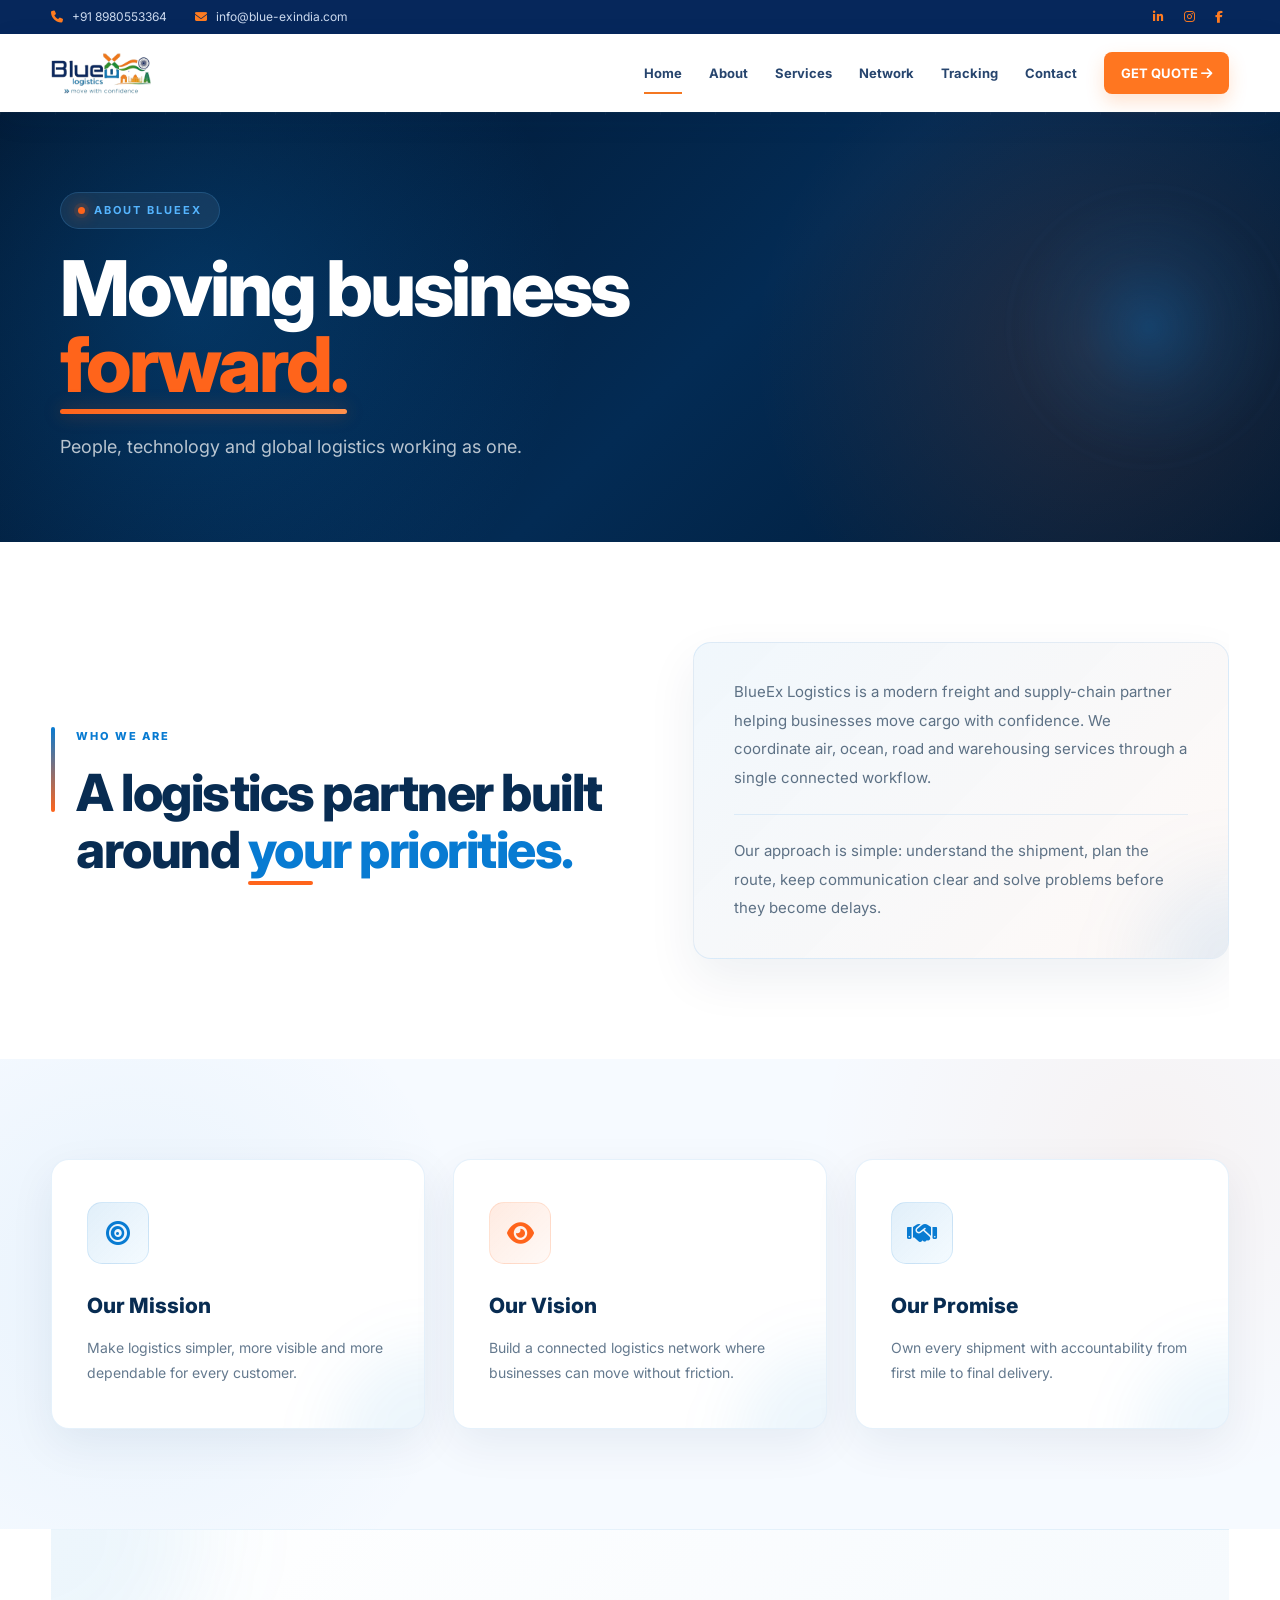
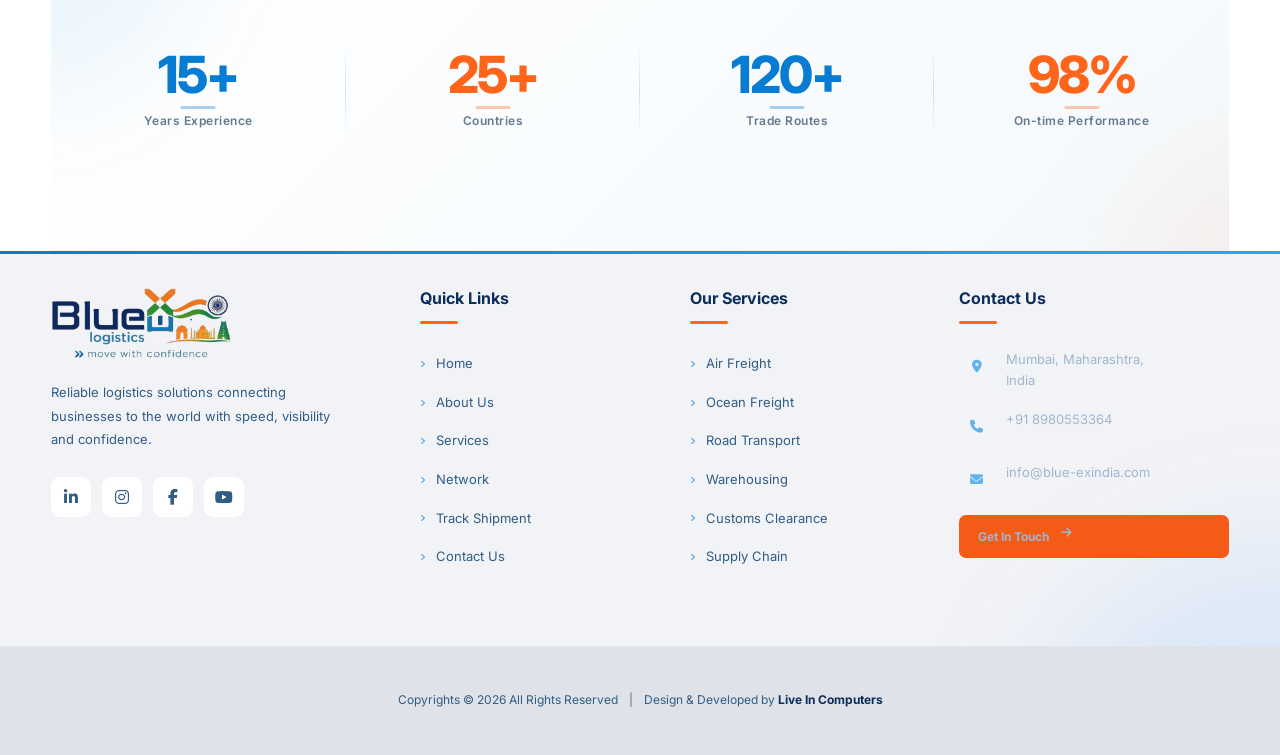
<file: about.html>
<!DOCTYPE html>
<html lang="en">

<head>
    <meta charset="UTF-8">
    <meta name="viewport" content="width=device-width,initial-scale=1.0">
    <title>About | BlueEx Logistics</title>
    <link rel="preconnect" href="https://fonts.googleapis.com">
    <link rel="preconnect" href="https://fonts.gstatic.com" crossorigin>
    <link
        href="https://fonts.googleapis.com/css2?family=Inter:wght@400;500;600;700;800&family=Poppins:wght@600;700;800&display=swap"
        rel="stylesheet">
    <link rel="stylesheet" href="https://cdnjs.cloudflare.com/ajax/libs/font-awesome/6.5.2/css/all.min.css">
    <link rel="stylesheet" href="css/style.css">
</head>

<body>
    <div class="topbar">
    <div class="container topbar-inner">
      <span><i class="fa-solid fa-phone"></i> +91 8980553364</span>
      <span><i class="fa-solid fa-envelope"></i> info@blue-exindia.com</span>
      <div class="top-social"><a href="#"><i class="fa-brands fa-linkedin-in"></i></a><a href="#"><i class="fa-brands fa-instagram"></i></a><a href="#"><i class="fa-brands fa-facebook-f"></i></a></div>
    </div>
  </div>

  <header class="header" id="header">
    <div class="container nav">
      <a class="logo" href="index.html">
    <img src="image/logo.png" alt="BLUEEX Logistics Logo">
</a>
      <button class="menu-toggle" aria-label="Open menu"><i class="fa-solid fa-bars"></i></button>
      <nav class="nav-links">
        <a class="active" href="index.html">Home</a>
        <a href="about.html">About</a>
        <a href="services.html">Services</a>
        <a href="network.html">Network</a>
        <a href="tracking.html">Tracking</a>
        <a href="contact.html">Contact</a>
        <a class="quote-btn" href="contact.html">GET QUOTE <i class="fa-solid fa-arrow-right"></i></a>
      </nav>
    </div>
  </header>
    <section class="page-hero">
        <div class="container"><span class="eyebrow">ABOUT BLUEEX</span>
            <h1>Moving business<br><span>forward.</span></h1>
            <p>People, technology and global logistics working as one.</p>
        </div>
    </section>


    <section class="section">
        <div class="container about-intro">
            <div class="section-head reveal"><span class="eyebrow">WHO WE ARE</span>
                <h2>A logistics partner built around <span>your priorities.</span></h2>
            </div>
            <div class="about-text reveal">
                <p>BlueEx Logistics is a modern freight and supply-chain partner helping businesses move cargo with
                    confidence. We coordinate air, ocean, road and warehousing services through a single connected
                    workflow.</p>
                <p>Our approach is simple: understand the shipment, plan the route, keep communication clear and solve
                    problems before they become delays.</p>
            </div>
        </div>
    </section>

    <section class="section-light">
        <div class="container values-grid">
            <div class="value-card reveal"><i class="fa-solid fa-bullseye"></i>
                <h3>Our Mission</h3>
                <p>Make logistics simpler, more visible and more dependable for every customer.</p>
            </div>
            <div class="value-card reveal"><i class="fa-solid fa-eye"></i>
                <h3>Our Vision</h3>
                <p>Build a connected logistics network where businesses can move without friction.</p>
            </div>
            <div class="value-card reveal"><i class="fa-solid fa-handshake"></i>
                <h3>Our Promise</h3>
                <p>Own every shipment with accountability from first mile to final delivery.</p>
            </div>
        </div>
    </section>
    <section class="section">
        <div class="container numbers">
            <div><strong>15+</strong><span>Years Experience</span></div>
            <div><strong>25+</strong><span>Countries</span></div>
            <div><strong>120+</strong><span>Trade Routes</span></div>
            <div><strong>98%</strong><span>On-time Performance</span></div>
        </div>
    </section>
     <footer class="footer">

    <div class="container footer-main">

        <!-- COMPANY -->
        <div class="footer-box footer-brand">
            

                <a href="index.html" class="footer-logo">
    <img src="image/logo.png" alt="BLUEEX Logistics Logo">
</a>
            </a>

            <p>
                Reliable logistics solutions connecting
                businesses to the world with speed,
                visibility and confidence.
            </p>

            <div class="footer-social">
                <a href="https://www.linkedin.com/" target="_blank" aria-label="LinkedIn">
                    <i class="fa-brands fa-linkedin-in"></i>
                </a>

                <a href="https://www.instagram.com/" target="_blank" aria-label="Instagram">
                    <i class="fa-brands fa-instagram"></i>
                </a>

                <a href="https://www.facebook.com/" target="_blank" aria-label="Facebook">
                    <i class="fa-brands fa-facebook-f"></i>
                </a>

                <a href="https://www.youtube.com/" target="_blank" aria-label="YouTube">
                    <i class="fa-brands fa-youtube"></i>
                </a>
            </div>
        </div>


        <!-- QUICK LINKS -->
        <div class="footer-box">
            <h3>Quick Links</h3>

            <ul class="footer-links">
                <li>
                    <a href="index.html">
                        <i class="fa-solid fa-angle-right"></i>
                        Home
                    </a>
                </li>

                <li>
                    <a href="about.html">
                        <i class="fa-solid fa-angle-right"></i>
                        About Us
                    </a>
                </li>

                <li>
                    <a href="services.html">
                        <i class="fa-solid fa-angle-right"></i>
                        Services
                    </a>
                </li>

                <li>
                    <a href="network.html">
                        <i class="fa-solid fa-angle-right"></i>
                        Network
                    </a>
                </li>

                <li>
                    <a href="tracking.html">
                        <i class="fa-solid fa-angle-right"></i>
                        Track Shipment
                    </a>
                </li>

                <li>
                    <a href="contact.html">
                        <i class="fa-solid fa-angle-right"></i>
                        Contact Us
                    </a>
                </li>
            </ul>
        </div>


        <!-- SERVICES -->
        <div class="footer-box">
            <h3>Our Services</h3>

            <ul class="footer-links">
                <li>
                    <a href="services.html#air">
                        <i class="fa-solid fa-angle-right"></i>
                        Air Freight
                    </a>
                </li>

                <li>
                    <a href="services.html#ocean">
                        <i class="fa-solid fa-angle-right"></i>
                        Ocean Freight
                    </a>
                </li>

                <li>
                    <a href="services.html#road">
                        <i class="fa-solid fa-angle-right"></i>
                        Road Transport
                    </a>
                </li>

                <li>
                    <a href="services.html#warehouse">
                        <i class="fa-solid fa-angle-right"></i>
                        Warehousing
                    </a>
                </li>

                <li>
                    <a href="services.html#customs">
                        <i class="fa-solid fa-angle-right"></i>
                        Customs Clearance
                    </a>
                </li>

                <li>
                    <a href="services.html#supply-chain">
                        <i class="fa-solid fa-angle-right"></i>
                        Supply Chain
                    </a>
                </li>
            </ul>
        </div>


        <!-- CONTACT -->
        <div class="footer-box footer-contact">
            <h3>Contact Us</h3>

            <a href="https://www.google.com/maps/search/?api=1&query=Mumbai%2C%20Maharashtra%2C%20India"
               target="_blank"
               class="contact-item">

                <span class="contact-icon">
                    <i class="fa-solid fa-location-dot"></i>
                </span>

                <span>
                    Mumbai, Maharashtra,<br>
                    India
                </span>
            </a>


            <a href="tel:+919876543210" class="contact-item">

                <span class="contact-icon">
                    <i class="fa-solid fa-phone"></i>
                </span>

                <span>
                    +91 8980553364
                </span>
            </a>


            <a href="mailto:info@blue-exindia.com" class="contact-item">

                <span class="contact-icon">
                    <i class="fa-solid fa-envelope"></i>
                </span>

                <span>
                    info@blue-exindia.com
                </span>
            </a>


            <a href="contact.html" class="footer-quote-btn">
                Get In Touch
                <i class="fa-solid fa-arrow-right"></i>
            </a>

        </div>

    </div>


    <!-- COPYRIGHT -->
    <div class="footer-bottom">

        <div class="container footer-bottom-content">

            <p>
                Copyrights © 2026 All Rights Reserved
                <span class="copyright-separator">|</span>
                Design &amp; Developed by
                <a href="https://liveincomputers.com/" target="_blank">
                    <strong>Live In Computers</strong>
                </a>
            </p>

        </div>

    </div>

</footer>
  <button class="back-top" aria-label="Back to top"><i class="fa-solid fa-arrow-up"></i></button>
    <script src="js/script.js"></script>
</body>

</html>
</file>
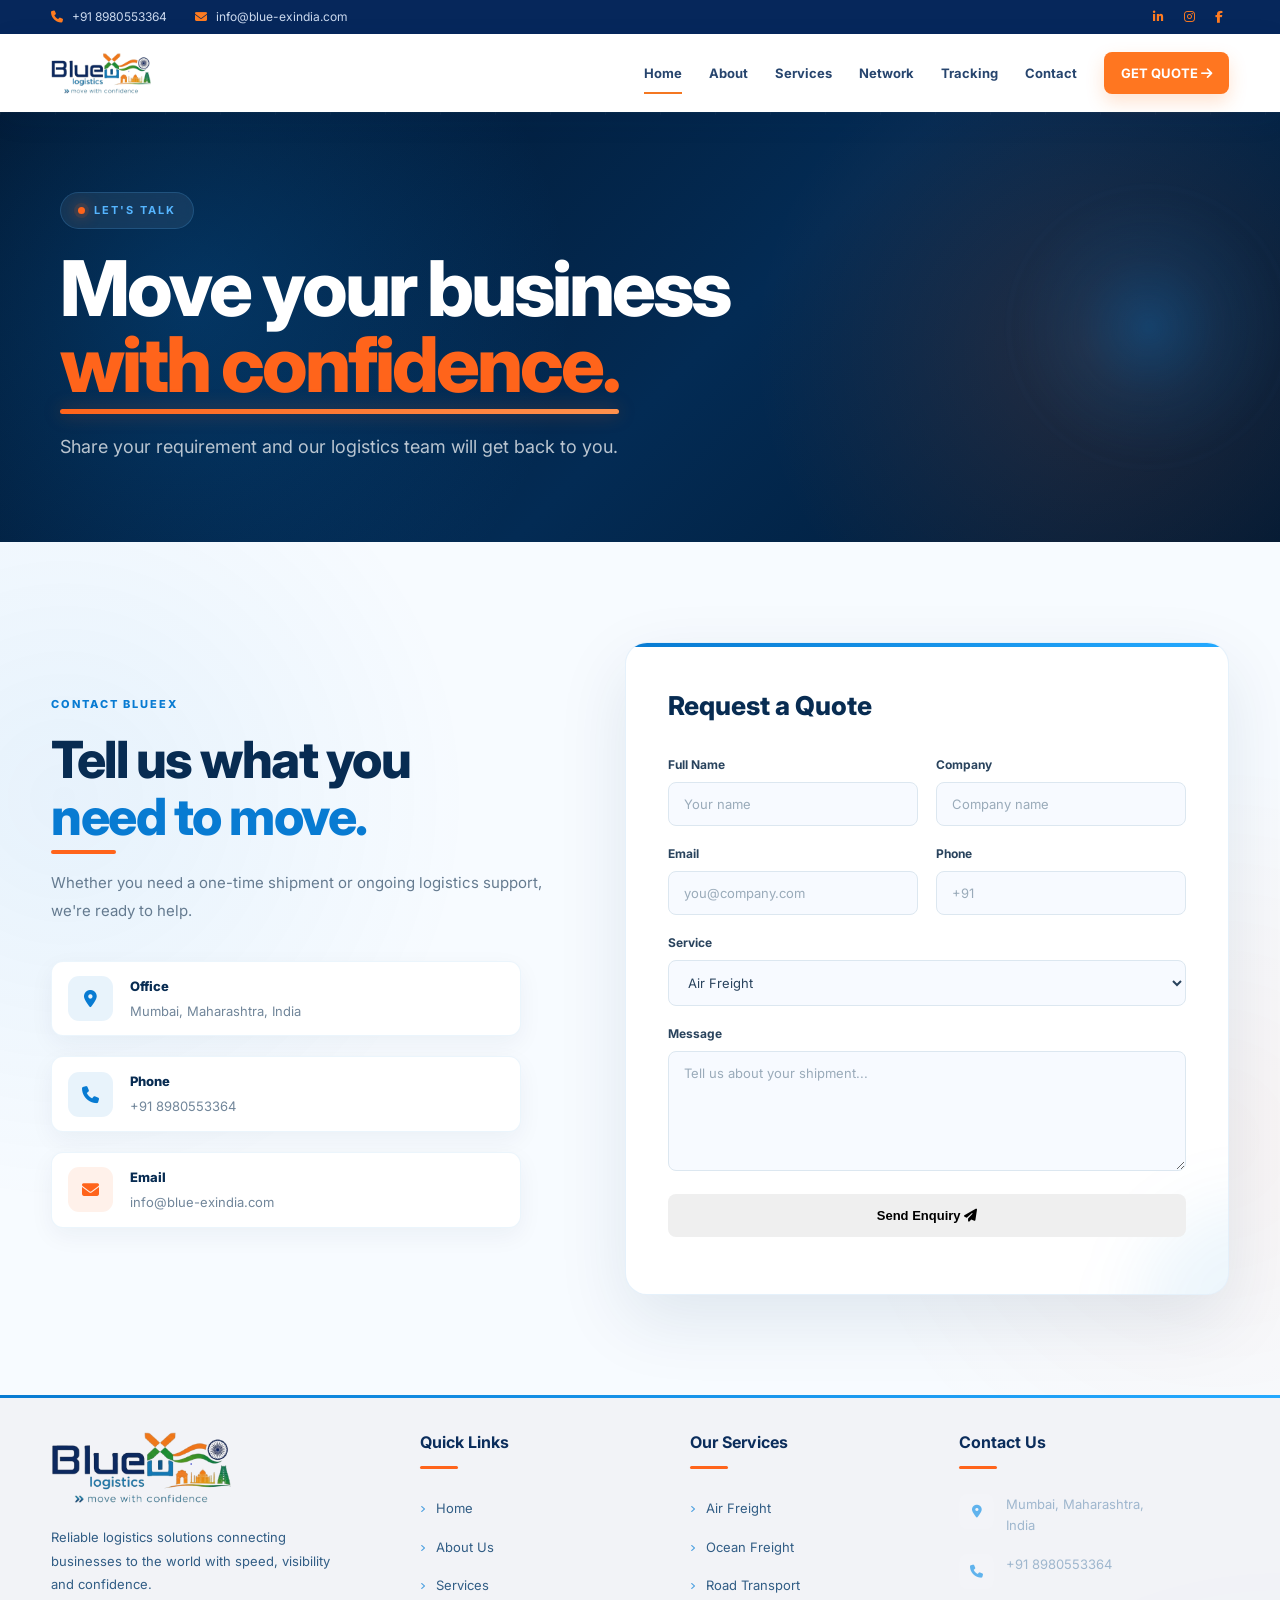
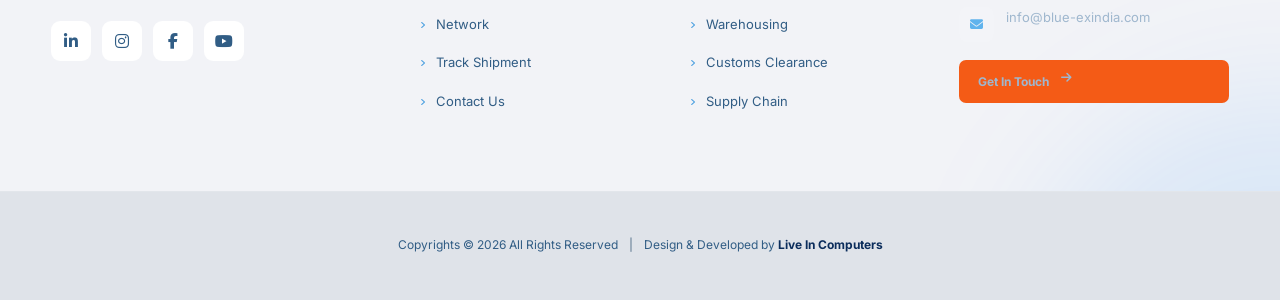
<file: contact.html>
<!DOCTYPE html>
<html lang="en">

<head>
    <meta charset="UTF-8">
    <meta name="viewport" content="width=device-width,initial-scale=1.0">
    <title>Contact | BlueEx Logistics</title>
    <link rel="preconnect" href="https://fonts.googleapis.com">
    <link rel="preconnect" href="https://fonts.gstatic.com" crossorigin>
    <link
        href="https://fonts.googleapis.com/css2?family=Inter:wght@400;500;600;700;800&family=Poppins:wght@600;700;800&display=swap"
        rel="stylesheet">
    <link rel="stylesheet" href="https://cdnjs.cloudflare.com/ajax/libs/font-awesome/6.5.2/css/all.min.css">
    <link rel="stylesheet" href="css/style.css">
</head>

<body>
    <div class="topbar">
    <div class="container topbar-inner">
      <span><i class="fa-solid fa-phone"></i> +91 8980553364</span>
      <span><i class="fa-solid fa-envelope"></i> info@blue-exindia.com</span>
      <div class="top-social"><a href="#"><i class="fa-brands fa-linkedin-in"></i></a><a href="#"><i class="fa-brands fa-instagram"></i></a><a href="#"><i class="fa-brands fa-facebook-f"></i></a></div>
    </div>
  </div>

  <header class="header" id="header">
    <div class="container nav">
      <a class="logo" href="index.html">
    <img src="image/logo.png" alt="BLUEEX Logistics Logo">
</a>
      <button class="menu-toggle" aria-label="Open menu"><i class="fa-solid fa-bars"></i></button>
      <nav class="nav-links">
        <a class="active" href="index.html">Home</a>
        <a href="about.html">About</a>
        <a href="services.html">Services</a>
        <a href="network.html">Network</a>
        <a href="tracking.html">Tracking</a>
        <a href="contact.html">Contact</a>
        <a class="quote-btn" href="contact.html">GET QUOTE <i class="fa-solid fa-arrow-right"></i></a>
      </nav>
    </div>
  </header>
    <section class="page-hero">
        <div class="container"><span class="eyebrow">LET'S TALK</span>
            <h1>Move your business<br><span>with confidence.</span></h1>
            <p>Share your requirement and our logistics team will get back to you.</p>
        </div>
    </section>

    <section class="section" id="quote">
        <div class="container contact-grid">
            <div class="contact-info reveal"><span class="eyebrow">CONTACT BLUEEX</span>
                <h2>Tell us what you<br><span>need to move.</span></h2>
                <p>Whether you need a one-time shipment or ongoing logistics support, we're ready to help.</p>
                <div class="contact-item"><i class="fa-solid fa-location-dot"></i>
                    <div><b>Office</b><span>Mumbai, Maharashtra, India</span></div>
                </div>
                <div class="contact-item"><i class="fa-solid fa-phone"></i>
                    <div><b>Phone</b><span>+91 8980553364</span></div>
                </div>
                <div class="contact-item"><i class="fa-solid fa-envelope"></i>
                    <div><b>Email</b><span>info@blue-exindia.com</span></div>
                </div>
            </div>
            <form class="quote-form reveal" id="quoteForm">
                <h3>Request a Quote</h3>
                <div class="form-row"><label>Full Name<input required type="text"
                            placeholder="Your name"></label><label>Company<input type="text"
                            placeholder="Company name"></label></div>
                <div class="form-row"><label>Email<input required type="email"
                            placeholder="you@company.com"></label><label>Phone<input required type="tel"
                            placeholder="+91"></label></div><label>Service<select>
                        <option>Air Freight</option>
                        <option>Ocean Freight</option>
                        <option>Road Transport</option>
                        <option>Warehousing</option>
                        <option>End-to-End Logistics</option>
                    </select></label><label>Message<textarea rows="5"
                        placeholder="Tell us about your shipment..."></textarea></label><button class="btn btn-primary"
                    type="submit">Send Enquiry <i class="fa-solid fa-paper-plane"></i></button>
                <div id="formMessage"></div>
            </form>
        </div>
    </section>


<footer class="footer">

    <div class="container footer-main">

        <!-- COMPANY -->
        <div class="footer-box footer-brand">
            

                <a href="index.html" class="footer-logo">
    <img src="image/logo.png" alt="BLUEEX Logistics Logo">
</a>
            </a>

            <p>
                Reliable logistics solutions connecting
                businesses to the world with speed,
                visibility and confidence.
            </p>

            <div class="footer-social">
                <a href="https://www.linkedin.com/" target="_blank" aria-label="LinkedIn">
                    <i class="fa-brands fa-linkedin-in"></i>
                </a>

                <a href="https://www.instagram.com/" target="_blank" aria-label="Instagram">
                    <i class="fa-brands fa-instagram"></i>
                </a>

                <a href="https://www.facebook.com/" target="_blank" aria-label="Facebook">
                    <i class="fa-brands fa-facebook-f"></i>
                </a>

                <a href="https://www.youtube.com/" target="_blank" aria-label="YouTube">
                    <i class="fa-brands fa-youtube"></i>
                </a>
            </div>
        </div>


        <!-- QUICK LINKS -->
        <div class="footer-box">
            <h3>Quick Links</h3>

            <ul class="footer-links">
                <li>
                    <a href="index.html">
                        <i class="fa-solid fa-angle-right"></i>
                        Home
                    </a>
                </li>

                <li>
                    <a href="about.html">
                        <i class="fa-solid fa-angle-right"></i>
                        About Us
                    </a>
                </li>

                <li>
                    <a href="services.html">
                        <i class="fa-solid fa-angle-right"></i>
                        Services
                    </a>
                </li>

                <li>
                    <a href="network.html">
                        <i class="fa-solid fa-angle-right"></i>
                        Network
                    </a>
                </li>

                <li>
                    <a href="tracking.html">
                        <i class="fa-solid fa-angle-right"></i>
                        Track Shipment
                    </a>
                </li>

                <li>
                    <a href="contact.html">
                        <i class="fa-solid fa-angle-right"></i>
                        Contact Us
                    </a>
                </li>
            </ul>
        </div>


        <!-- SERVICES -->
        <div class="footer-box">
            <h3>Our Services</h3>

            <ul class="footer-links">
                <li>
                    <a href="services.html#air">
                        <i class="fa-solid fa-angle-right"></i>
                        Air Freight
                    </a>
                </li>

                <li>
                    <a href="services.html#ocean">
                        <i class="fa-solid fa-angle-right"></i>
                        Ocean Freight
                    </a>
                </li>

                <li>
                    <a href="services.html#road">
                        <i class="fa-solid fa-angle-right"></i>
                        Road Transport
                    </a>
                </li>

                <li>
                    <a href="services.html#warehouse">
                        <i class="fa-solid fa-angle-right"></i>
                        Warehousing
                    </a>
                </li>

                <li>
                    <a href="services.html#customs">
                        <i class="fa-solid fa-angle-right"></i>
                        Customs Clearance
                    </a>
                </li>

                <li>
                    <a href="services.html#supply-chain">
                        <i class="fa-solid fa-angle-right"></i>
                        Supply Chain
                    </a>
                </li>
            </ul>
        </div>


        <!-- CONTACT -->
        <div class="footer-box footer-contact">
            <h3>Contact Us</h3>

            <a href="https://www.google.com/maps/search/?api=1&query=Mumbai%2C%20Maharashtra%2C%20India"
               target="_blank"
               class="contact-item">

                <span class="contact-icon">
                    <i class="fa-solid fa-location-dot"></i>
                </span>

                <span>
                    Mumbai, Maharashtra,<br>
                    India
                </span>
            </a>


            <a href="tel:+919876543210" class="contact-item">

                <span class="contact-icon">
                    <i class="fa-solid fa-phone"></i>
                </span>

                <span>
                    +91 8980553364
                </span>
            </a>


            <a href="mailto:info@blue-exindia.com" class="contact-item">

                <span class="contact-icon">
                    <i class="fa-solid fa-envelope"></i>
                </span>

                <span>
                    info@blue-exindia.com
                </span>
            </a>


            <a href="contact.html" class="footer-quote-btn">
                Get In Touch
                <i class="fa-solid fa-arrow-right"></i>
            </a>

        </div>

    </div>


    <!-- COPYRIGHT -->
    <div class="footer-bottom">

        <div class="container footer-bottom-content">

            <p>
                Copyrights © 2026 All Rights Reserved
                <span class="copyright-separator">|</span>
                Design &amp; Developed by
                <a href="https://liveincomputers.com/" target="_blank">
                    <strong>Live In Computers</strong>
                </a>
            </p>

        </div>

    </div>

</footer>
  <button class="back-top" aria-label="Back to top"><i class="fa-solid fa-arrow-up"></i></button>
    <script src="js/script.js"></script>
</body>

</html>
</file>
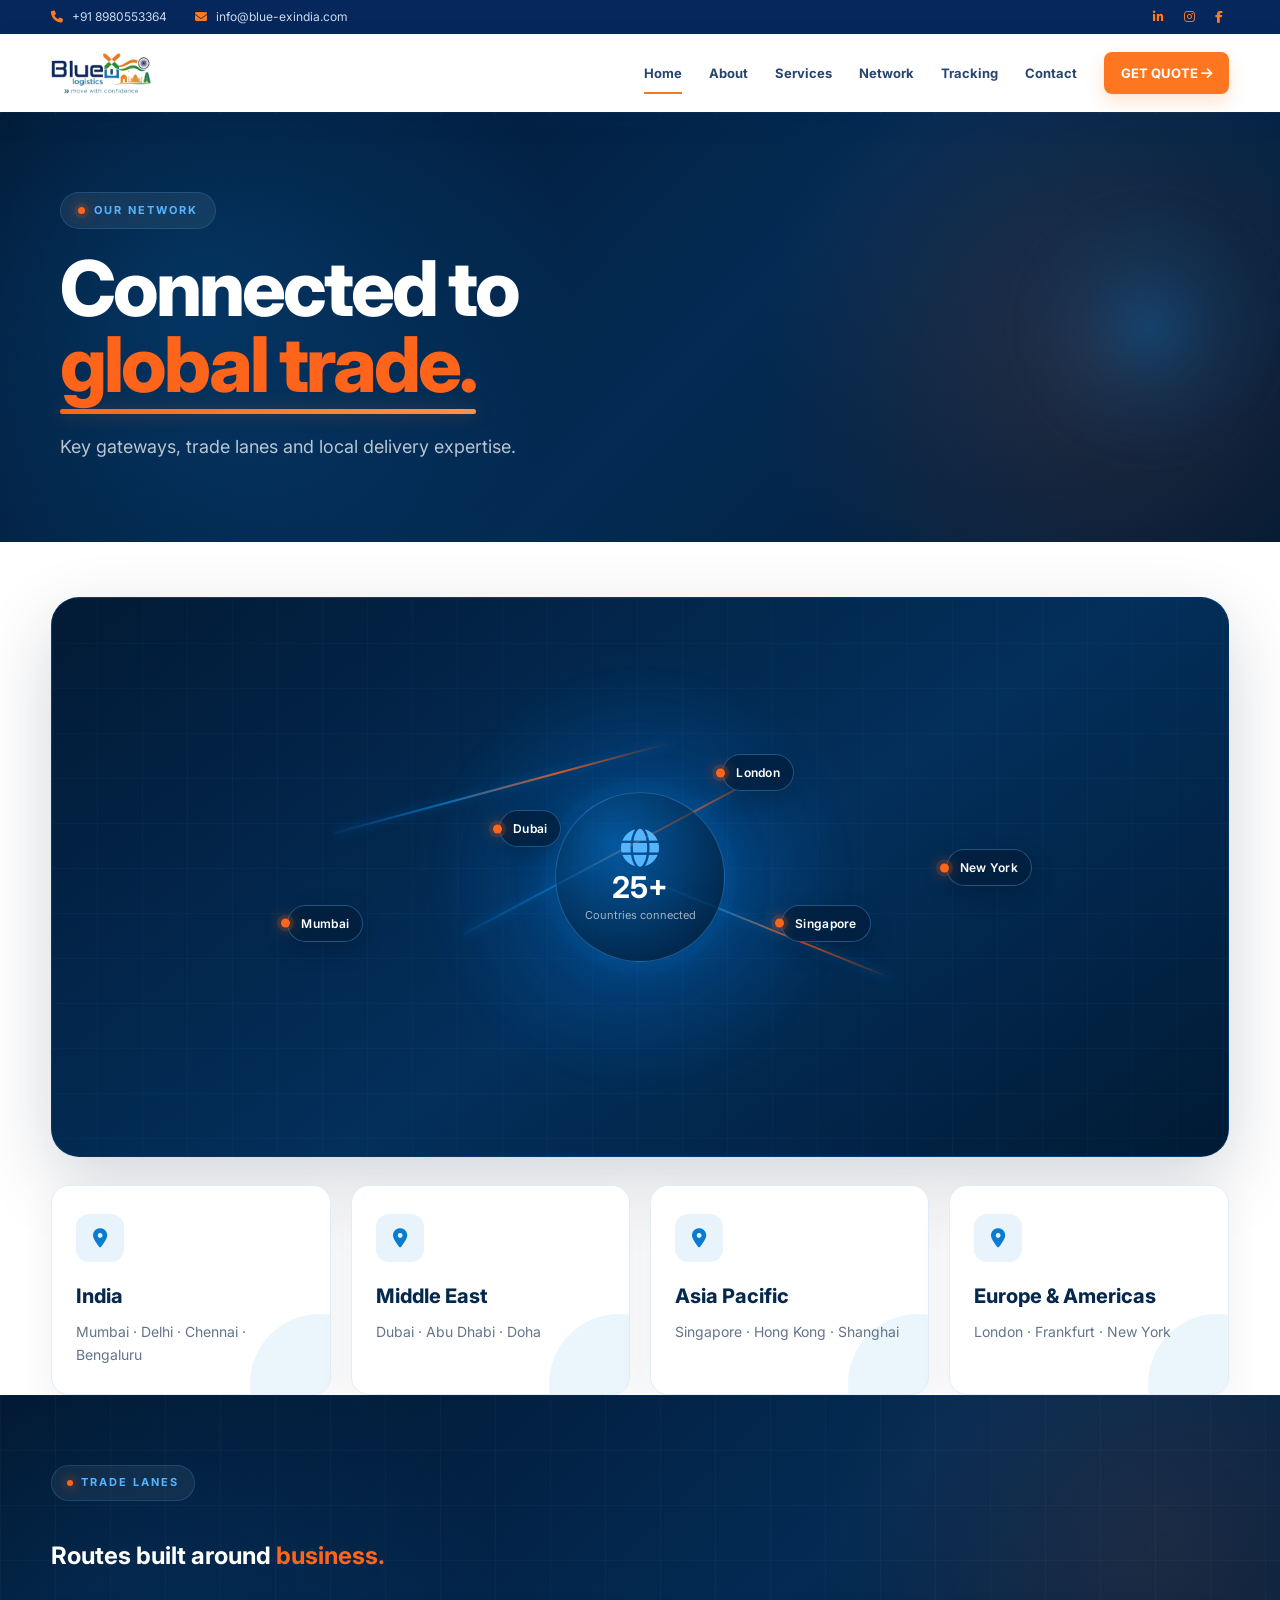
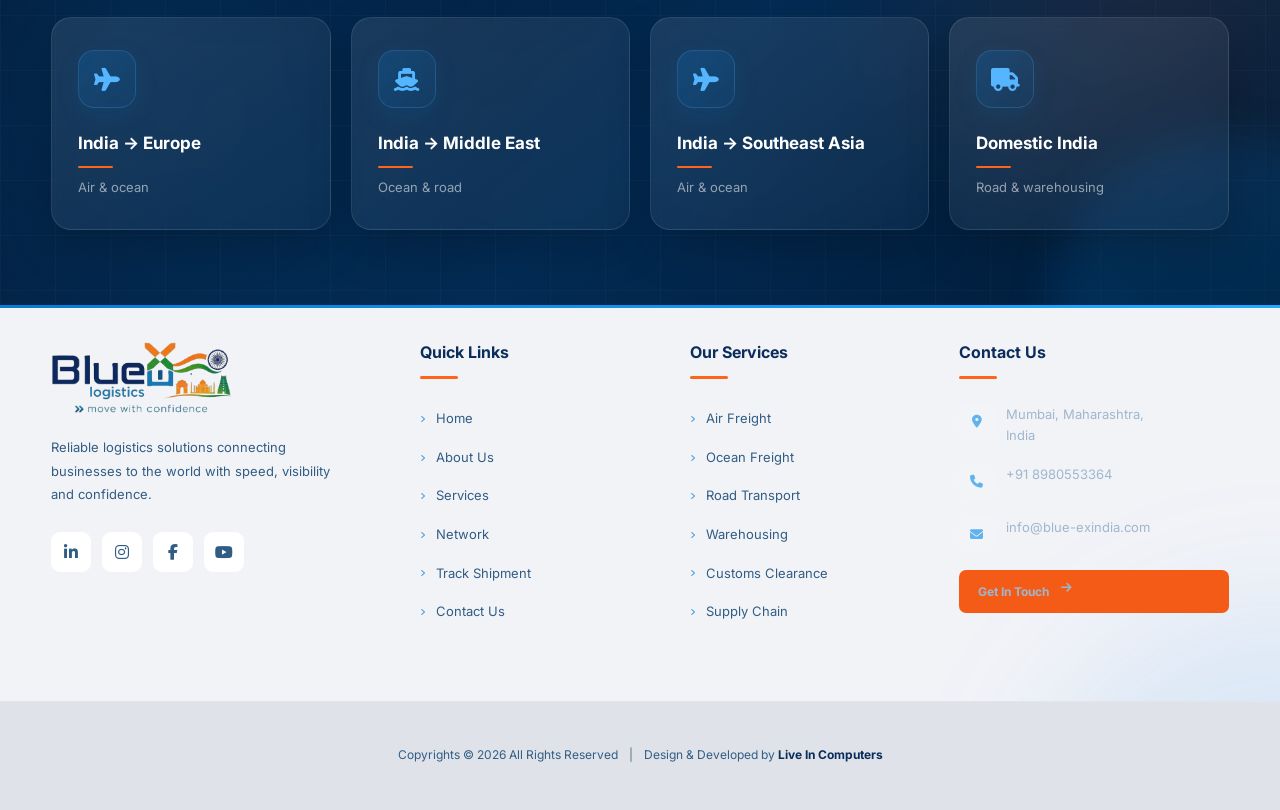
<file: network.html>
<!DOCTYPE html>
<html lang="en">

<head>
    <meta charset="UTF-8">
    <meta name="viewport" content="width=device-width,initial-scale=1.0">
    <title>Network | BlueEx Logistics</title>
    <link rel="preconnect" href="https://fonts.googleapis.com">
    <link rel="preconnect" href="https://fonts.gstatic.com" crossorigin>
    <link
        href="https://fonts.googleapis.com/css2?family=Inter:wght@400;500;600;700;800&family=Poppins:wght@600;700;800&display=swap"
        rel="stylesheet">
    <link rel="stylesheet" href="https://cdnjs.cloudflare.com/ajax/libs/font-awesome/6.5.2/css/all.min.css">
    <link rel="stylesheet" href="css/style.css">
</head>

<body>
   <div class="topbar">
    <div class="container topbar-inner">
      <span><i class="fa-solid fa-phone"></i> +91 8980553364</span>
      <span><i class="fa-solid fa-envelope"></i> info@blue-exindia.com</span>
      <div class="top-social"><a href="#"><i class="fa-brands fa-linkedin-in"></i></a><a href="#"><i class="fa-brands fa-instagram"></i></a><a href="#"><i class="fa-brands fa-facebook-f"></i></a></div>
    </div>
  </div>

  <header class="header" id="header">
    <div class="container nav">
      <a class="logo" href="index.html">
    <img src="image/logo.png" alt="BLUEEX Logistics Logo">
</a>
      <button class="menu-toggle" aria-label="Open menu"><i class="fa-solid fa-bars"></i></button>
      <nav class="nav-links">
        <a class="active" href="index.html">Home</a>
        <a href="about.html">About</a>
        <a href="services.html">Services</a>
        <a href="network.html">Network</a>
        <a href="tracking.html">Tracking</a>
        <a href="contact.html">Contact</a>
        <a class="quote-btn" href="contact.html">GET QUOTE <i class="fa-solid fa-arrow-right"></i></a>
      </nav>
    </div>
  </header>
    <section class="page-hero">
        <div class="container"><span class="eyebrow">OUR NETWORK</span>
            <h1>Connected to<br><span>global trade.</span></h1>
            <p>Key gateways, trade lanes and local delivery expertise.</p>
        </div>
    </section>


    <section class="section">
        <div class="container">
            <!-- <div class="section-head center reveal"><span class="eyebrow">GLOBAL REACH</span>
                <h2>From major gateways to <span>your doorstep.</span></h2>
                <p>Our network is designed around the places where business moves.</p>
            </div> -->
            <div class="network-map reveal">
                <div class="map-grid"></div>
                <div class="route route-1"></div>
                <div class="route route-2"></div>
                <div class="route route-3"></div><span class="pin p1">Mumbai</span><span
                    class="pin p2">Dubai</span><span class="pin p3">Singapore</span><span
                    class="pin p4">London</span><span class="pin p5">New York</span>
                <div class="map-center"><i class="fa-solid fa-globe"></i><strong>25+</strong><small>Countries
                        connected</small></div>
            </div>
            <div class="gateway-grid">
                <div class="gateway reveal"><i class="fa-solid fa-location-dot"></i>
                    <h3>India</h3>
                    <p>Mumbai · Delhi · Chennai · Bengaluru</p>
                </div>
                <div class="gateway reveal"><i class="fa-solid fa-location-dot"></i>
                    <h3>Middle East</h3>
                    <p>Dubai · Abu Dhabi · Doha</p>
                </div>
                <div class="gateway reveal"><i class="fa-solid fa-location-dot"></i>
                    <h3>Asia Pacific</h3>
                    <p>Singapore · Hong Kong · Shanghai</p>
                </div>
                <div class="gateway reveal"><i class="fa-solid fa-location-dot"></i>
                    <h3>Europe & Americas</h3>
                    <p>London · Frankfurt · New York</p>
                </div>
            </div>
        </div>
    </section>

    <section class="section-dark section">
        <div class="container">
            <div class="section-head center light"><span class="eyebrow">TRADE LANES</span>
                <h2>Routes built around <span>business.</span></h2>
            </div>
            <div class="lane-grid">
                <div><i class="fa-solid fa-plane"></i><b>India → Europe</b><span>Air & ocean</span></div>
                <div><i class="fa-solid fa-ship"></i><b>India → Middle East</b><span>Ocean & road</span></div>
                <div><i class="fa-solid fa-plane"></i><b>India → Southeast Asia</b><span>Air & ocean</span></div>
                <div><i class="fa-solid fa-truck"></i><b>Domestic India</b><span>Road & warehousing</span></div>
            </div>
        </div>
    </section>
<footer class="footer">

    <div class="container footer-main">

        <!-- COMPANY -->
        <div class="footer-box footer-brand">
            

                <a href="index.html" class="footer-logo">
    <img src="image/logo.png" alt="BLUEEX Logistics Logo">
</a>
            </a>

            <p>
                Reliable logistics solutions connecting
                businesses to the world with speed,
                visibility and confidence.
            </p>

            <div class="footer-social">
                <a href="https://www.linkedin.com/" target="_blank" aria-label="LinkedIn">
                    <i class="fa-brands fa-linkedin-in"></i>
                </a>

                <a href="https://www.instagram.com/" target="_blank" aria-label="Instagram">
                    <i class="fa-brands fa-instagram"></i>
                </a>

                <a href="https://www.facebook.com/" target="_blank" aria-label="Facebook">
                    <i class="fa-brands fa-facebook-f"></i>
                </a>

                <a href="https://www.youtube.com/" target="_blank" aria-label="YouTube">
                    <i class="fa-brands fa-youtube"></i>
                </a>
            </div>
        </div>


        <!-- QUICK LINKS -->
        <div class="footer-box">
            <h3>Quick Links</h3>

            <ul class="footer-links">
                <li>
                    <a href="index.html">
                        <i class="fa-solid fa-angle-right"></i>
                        Home
                    </a>
                </li>

                <li>
                    <a href="about.html">
                        <i class="fa-solid fa-angle-right"></i>
                        About Us
                    </a>
                </li>

                <li>
                    <a href="services.html">
                        <i class="fa-solid fa-angle-right"></i>
                        Services
                    </a>
                </li>

                <li>
                    <a href="network.html">
                        <i class="fa-solid fa-angle-right"></i>
                        Network
                    </a>
                </li>

                <li>
                    <a href="tracking.html">
                        <i class="fa-solid fa-angle-right"></i>
                        Track Shipment
                    </a>
                </li>

                <li>
                    <a href="contact.html">
                        <i class="fa-solid fa-angle-right"></i>
                        Contact Us
                    </a>
                </li>
            </ul>
        </div>


        <!-- SERVICES -->
        <div class="footer-box">
            <h3>Our Services</h3>

            <ul class="footer-links">
                <li>
                    <a href="services.html#air">
                        <i class="fa-solid fa-angle-right"></i>
                        Air Freight
                    </a>
                </li>

                <li>
                    <a href="services.html#ocean">
                        <i class="fa-solid fa-angle-right"></i>
                        Ocean Freight
                    </a>
                </li>

                <li>
                    <a href="services.html#road">
                        <i class="fa-solid fa-angle-right"></i>
                        Road Transport
                    </a>
                </li>

                <li>
                    <a href="services.html#warehouse">
                        <i class="fa-solid fa-angle-right"></i>
                        Warehousing
                    </a>
                </li>

                <li>
                    <a href="services.html#customs">
                        <i class="fa-solid fa-angle-right"></i>
                        Customs Clearance
                    </a>
                </li>

                <li>
                    <a href="services.html#supply-chain">
                        <i class="fa-solid fa-angle-right"></i>
                        Supply Chain
                    </a>
                </li>
            </ul>
        </div>


        <!-- CONTACT -->
        <div class="footer-box footer-contact">
            <h3>Contact Us</h3>

            <a href="https://www.google.com/maps/search/?api=1&query=Mumbai%2C%20Maharashtra%2C%20India"
               target="_blank"
               class="contact-item">

                <span class="contact-icon">
                    <i class="fa-solid fa-location-dot"></i>
                </span>

                <span>
                    Mumbai, Maharashtra,<br>
                    India
                </span>
            </a>


            <a href="tel:+919876543210" class="contact-item">

                <span class="contact-icon">
                    <i class="fa-solid fa-phone"></i>
                </span>

                <span>
                    +91 8980553364
                </span>
            </a>


            <a href="mailto:info@blue-exindia.com" class="contact-item">

                <span class="contact-icon">
                    <i class="fa-solid fa-envelope"></i>
                </span>

                <span>
                    info@blue-exindia.com
                </span>
            </a>


            <a href="contact.html" class="footer-quote-btn">
                Get In Touch
                <i class="fa-solid fa-arrow-right"></i>
            </a>

        </div>

    </div>


    <!-- COPYRIGHT -->
    <div class="footer-bottom">

        <div class="container footer-bottom-content">

            <p>
                Copyrights © 2026 All Rights Reserved
                <span class="copyright-separator">|</span>
                Design &amp; Developed by
                <a href="https://liveincomputers.com/" target="_blank">
                    <strong>Live In Computers</strong>
                </a>
            </p>

        </div>

    </div>

</footer>
  <button class="back-top" aria-label="Back to top"><i class="fa-solid fa-arrow-up"></i></button>
    <script src="js/script.js"></script>
</body>

</html>
</file>
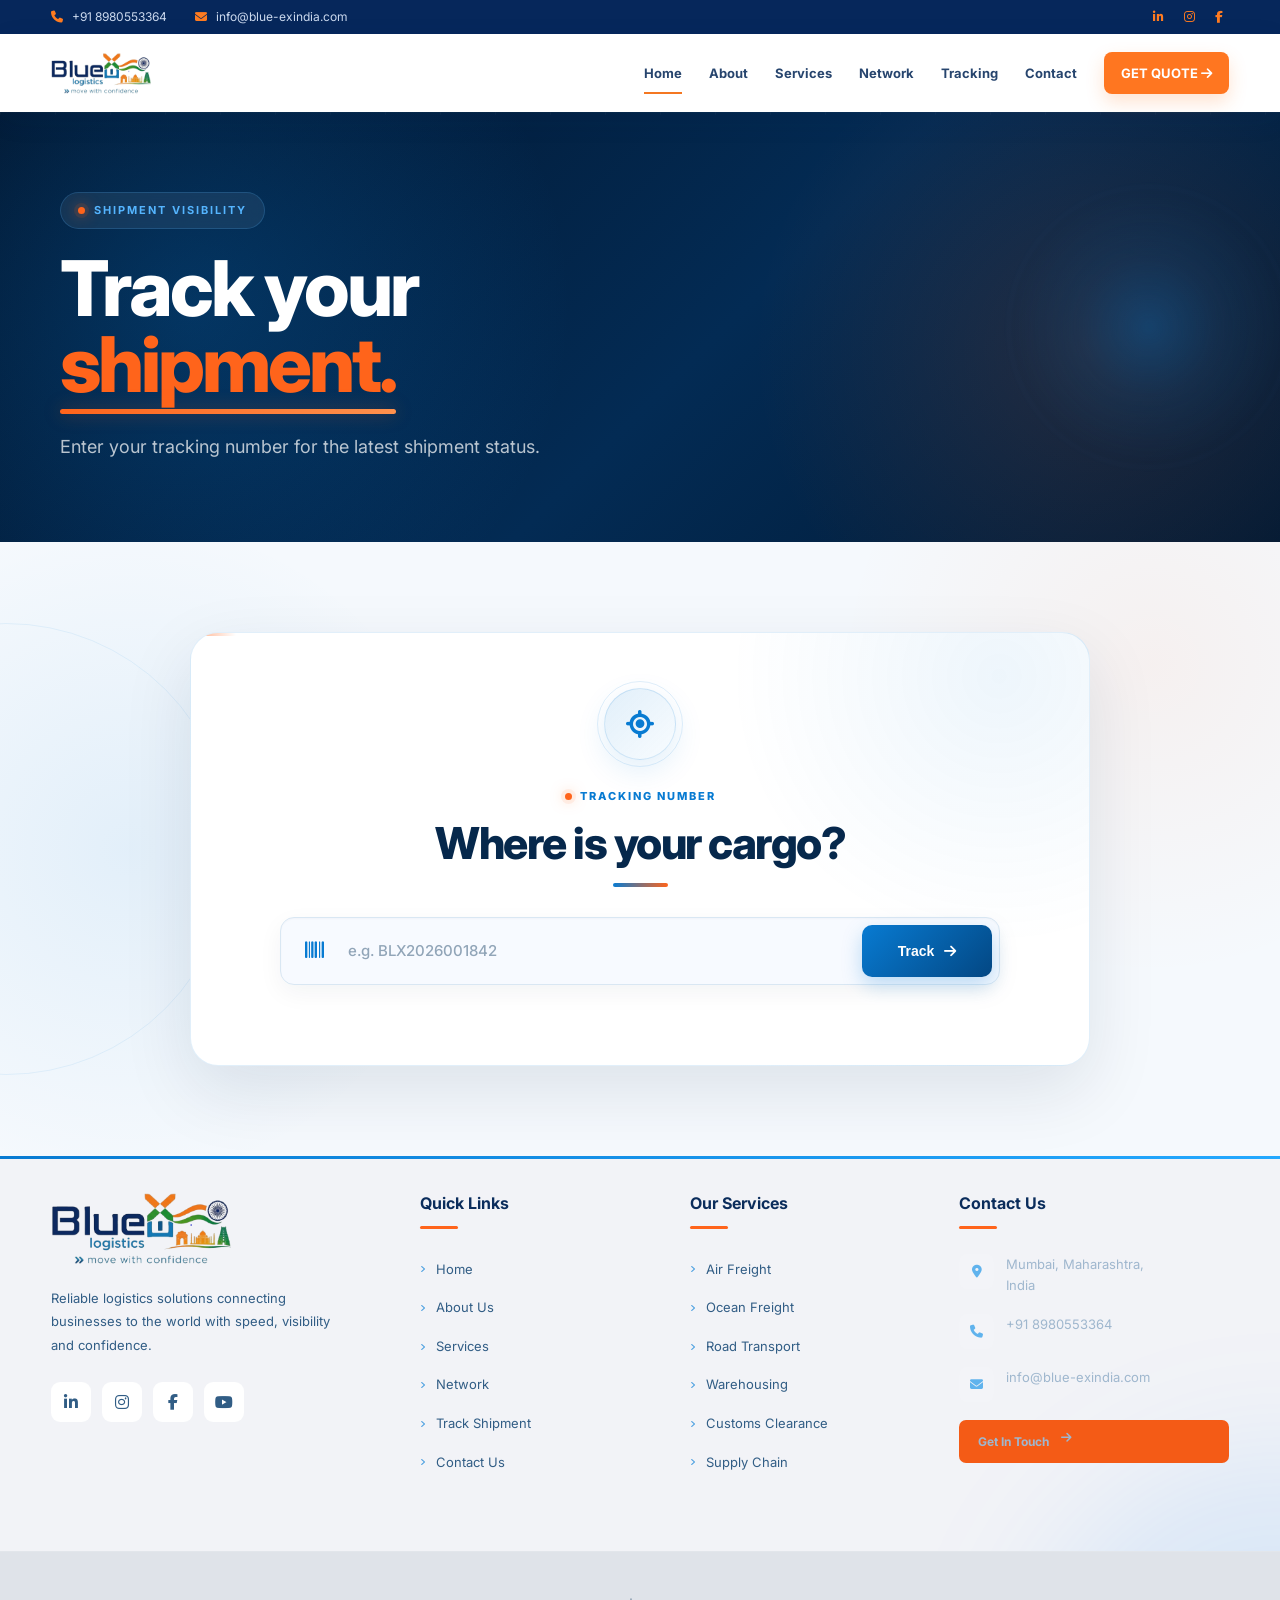
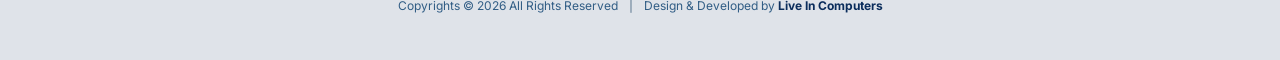
<file: tracking.html>
<!DOCTYPE html>
<html lang="en">

<head>
    <meta charset="UTF-8">
    <meta name="viewport" content="width=device-width,initial-scale=1.0">
    <title>Track Shipment | BlueEx Logistics</title>
    <link rel="preconnect" href="https://fonts.googleapis.com">
    <link rel="preconnect" href="https://fonts.gstatic.com" crossorigin>
    <link
        href="https://fonts.googleapis.com/css2?family=Inter:wght@400;500;600;700;800&family=Poppins:wght@600;700;800&display=swap"
        rel="stylesheet">
    <link rel="stylesheet" href="https://cdnjs.cloudflare.com/ajax/libs/font-awesome/6.5.2/css/all.min.css">
    <link rel="stylesheet" href="css/style.css">
</head>

<body>
<div class="topbar">
    <div class="container topbar-inner">
      <span><i class="fa-solid fa-phone"></i> +91 8980553364</span>
      <span><i class="fa-solid fa-envelope"></i> info@blue-exindia.com</span>
      <div class="top-social"><a href="#"><i class="fa-brands fa-linkedin-in"></i></a><a href="#"><i class="fa-brands fa-instagram"></i></a><a href="#"><i class="fa-brands fa-facebook-f"></i></a></div>
    </div>
  </div>

  <header class="header" id="header">
    <div class="container nav">
      <a class="logo" href="index.html">
    <img src="image/logo.png" alt="BLUEEX Logistics Logo">
</a>
      <button class="menu-toggle" aria-label="Open menu"><i class="fa-solid fa-bars"></i></button>
      <nav class="nav-links">
        <a class="active" href="index.html">Home</a>
        <a href="about.html">About</a>
        <a href="services.html">Services</a>
        <a href="network.html">Network</a>
        <a href="tracking.html">Tracking</a>
        <a href="contact.html">Contact</a>
        <a class="quote-btn" href="contact.html">GET QUOTE <i class="fa-solid fa-arrow-right"></i></a>
      </nav>
    </div>
  </header>
    <section class="page-hero">
        <div class="container"><span class="eyebrow">SHIPMENT VISIBILITY</span>
            <h1>Track your<br><span>shipment.</span></h1>
            <p>Enter your tracking number for the latest shipment status.</p>
        </div>
    </section>

    <section class="section tracking-section">
        <div class="container">
            <div class="track-box reveal">
                <div class="track-icon"><i class="fa-solid fa-location-crosshairs"></i></div><span
                    class="eyebrow">TRACKING NUMBER</span>
                <h2>Where is your cargo?</h2>
                <form id="trackingForm">
                    <div class="track-input"><i class="fa-solid fa-barcode"></i><input id="trackingNumber" required
                            placeholder="e.g. BLX2026001842"><button class="btn btn-primary" type="submit">Track <i
                                class="fa-solid fa-arrow-right"></i></button></div>
                </form>
                <div id="trackResult" class="track-result"></div>
            </div>
        </div>
    </section>
<footer class="footer">

    <div class="container footer-main">

        <!-- COMPANY -->
        <div class="footer-box footer-brand">
            

                <a href="index.html" class="footer-logo">
    <img src="image/logo.png" alt="BLUEEX Logistics Logo">
</a>
            </a>

            <p>
                Reliable logistics solutions connecting
                businesses to the world with speed,
                visibility and confidence.
            </p>

            <div class="footer-social">
                <a href="https://www.linkedin.com/" target="_blank" aria-label="LinkedIn">
                    <i class="fa-brands fa-linkedin-in"></i>
                </a>

                <a href="https://www.instagram.com/" target="_blank" aria-label="Instagram">
                    <i class="fa-brands fa-instagram"></i>
                </a>

                <a href="https://www.facebook.com/" target="_blank" aria-label="Facebook">
                    <i class="fa-brands fa-facebook-f"></i>
                </a>

                <a href="https://www.youtube.com/" target="_blank" aria-label="YouTube">
                    <i class="fa-brands fa-youtube"></i>
                </a>
            </div>
        </div>


        <!-- QUICK LINKS -->
        <div class="footer-box">
            <h3>Quick Links</h3>

            <ul class="footer-links">
                <li>
                    <a href="index.html">
                        <i class="fa-solid fa-angle-right"></i>
                        Home
                    </a>
                </li>

                <li>
                    <a href="about.html">
                        <i class="fa-solid fa-angle-right"></i>
                        About Us
                    </a>
                </li>

                <li>
                    <a href="services.html">
                        <i class="fa-solid fa-angle-right"></i>
                        Services
                    </a>
                </li>

                <li>
                    <a href="network.html">
                        <i class="fa-solid fa-angle-right"></i>
                        Network
                    </a>
                </li>

                <li>
                    <a href="tracking.html">
                        <i class="fa-solid fa-angle-right"></i>
                        Track Shipment
                    </a>
                </li>

                <li>
                    <a href="contact.html">
                        <i class="fa-solid fa-angle-right"></i>
                        Contact Us
                    </a>
                </li>
            </ul>
        </div>


        <!-- SERVICES -->
        <div class="footer-box">
            <h3>Our Services</h3>

            <ul class="footer-links">
                <li>
                    <a href="services.html#air">
                        <i class="fa-solid fa-angle-right"></i>
                        Air Freight
                    </a>
                </li>

                <li>
                    <a href="services.html#ocean">
                        <i class="fa-solid fa-angle-right"></i>
                        Ocean Freight
                    </a>
                </li>

                <li>
                    <a href="services.html#road">
                        <i class="fa-solid fa-angle-right"></i>
                        Road Transport
                    </a>
                </li>

                <li>
                    <a href="services.html#warehouse">
                        <i class="fa-solid fa-angle-right"></i>
                        Warehousing
                    </a>
                </li>

                <li>
                    <a href="services.html#customs">
                        <i class="fa-solid fa-angle-right"></i>
                        Customs Clearance
                    </a>
                </li>

                <li>
                    <a href="services.html#supply-chain">
                        <i class="fa-solid fa-angle-right"></i>
                        Supply Chain
                    </a>
                </li>
            </ul>
        </div>


        <!-- CONTACT -->
        <div class="footer-box footer-contact">
            <h3>Contact Us</h3>

            <a href="https://www.google.com/maps/search/?api=1&query=Mumbai%2C%20Maharashtra%2C%20India"
               target="_blank"
               class="contact-item">

                <span class="contact-icon">
                    <i class="fa-solid fa-location-dot"></i>
                </span>

                <span>
                    Mumbai, Maharashtra,<br>
                    India
                </span>
            </a>


            <a href="tel:+919876543210" class="contact-item">

                <span class="contact-icon">
                    <i class="fa-solid fa-phone"></i>
                </span>

                <span>
                    +91 8980553364
                </span>
            </a>


            <a href="mailto:info@blue-exindia.com" class="contact-item">

                <span class="contact-icon">
                    <i class="fa-solid fa-envelope"></i>
                </span>

                <span>
                    info@blue-exindia.com
                </span>
            </a>


            <a href="contact.html" class="footer-quote-btn">
                Get In Touch
                <i class="fa-solid fa-arrow-right"></i>
            </a>

        </div>

    </div>


    <!-- COPYRIGHT -->
    <div class="footer-bottom">

        <div class="container footer-bottom-content">

            <p>
                Copyrights © 2026 All Rights Reserved
                <span class="copyright-separator">|</span>
                Design &amp; Developed by
                <a href="https://liveincomputers.com/" target="_blank">
                    <strong>Live In Computers</strong>
                </a>
            </p>

        </div>

    </div>

</footer>
  <button class="back-top" aria-label="Back to top"><i class="fa-solid fa-arrow-up"></i></button>
    <script src="js/script.js"></script>
</body>

</html>
</file>
<file: css/style.css>
* {
  margin: 0;
  padding: 0;
  box-sizing: border-box;
}
html {
  scroll-behavior: smooth;
}
body {
  font-family: Inter, Arial, sans-serif;
  color: #10284d;
  background: #fff;
  line-height: 1.6;
  overflow-x: hidden;
}
a {
  text-decoration: none;
  color: inherit;
}
.container {
  width: min(1180px, 92%);
  margin: auto;
}
.topbar {
  background: #06275b;
  color: #cbd9ee;
  font-size: 12px;
}
.topbar-inner {
  height: 34px;
  display: flex;
  align-items: center;
  gap: 28px;
}
.topbar i {
  color: #ff7b20;
  margin-right: 6px;
}
.top-social {
  margin-left: auto;
  display: flex;
  gap: 14px;
}
.top-social a:hover {
  color: #fff;
}
.header {
  height: 78px;
  background: #fff;
  position: sticky;
  top: 0;
  z-index: 1000;
  box-shadow: 0 8px 30px #092e6d12;
}
.nav {
  height: 100%;
  display: flex;
  align-items: center;
  justify-content: space-between;
}
.logo {
  display: flex;
  align-items: center;
  gap: 9px;
  color: #073d86;
}
.logo-mark {
  width: 39px;
  height: 39px;
  border-radius: 50%;
  display: grid;
  place-items: center;
  background: linear-gradient(135deg, #0876e8, #043a8c);
  color: #fff;
  transform: rotate(-8deg);
  box-shadow: 0 6px 16px #006eea30;
}
.logo b {
  display: block;
  font-family: Poppins;
  font-size: 20px;
  line-height: 18px;
  letter-spacing: -0.5px;
}
.logo small {
  display: block;
  font-size: 9px;
  font-weight: 800;
  letter-spacing: 3px;
  color: #f36f21;
  margin-left: 1px;
}
.nav-links {
  display: flex;
  align-items: center;
  gap: 27px;
  font-size: 13px;
  font-weight: 700;
  color: #27456e;
}
.nav-links > a:not(.quote-btn) {
  position: relative;
  padding: 30px 0;
}
.nav-links > a:not(.quote-btn):after {
  content: "";
  position: absolute;
  left: 0;
  bottom: 19px;
  width: 0;
  height: 2px;
  background: #f47721;
  transition: 0.3s;
}
.nav-links > a:hover:after,
.nav-links > a.active:after {
  width: 100%;
}
.quote-btn {
  background: #ff7620;
  color: #fff !important;
  padding: 11px 17px;
  border-radius: 8px;
  box-shadow: 0 8px 18px #ff762035;
}
.quote-btn:hover {
  transform: translateY(-2px);
}
.menu-toggle {
  display: none;
  border: 0;
  background: none;
  font-size: 24px;
  color: #073d86;
}

/* ==========================================
   HERO
========================================== */

.hero {
  position: relative;
  width: 100%;
  height: 620px;

  overflow: hidden;

  background: #dff4ff;
}

/* ==========================================
   BACKGROUND IMAGE
========================================== */

.hero-bg {
  position: absolute;

  inset: -30px;

  background-image: url("../image/hero.png");

  background-size: cover;

  background-position: center center;

  background-repeat: no-repeat;

  z-index: 1;

  animation:
    heroZoom 12s ease-in-out infinite alternate,
    heroMove 18s ease-in-out infinite alternate;
}

/* ==========================================
   BLUE OVERLAY
========================================== */

.hero-bg::before {
  content: "";

  position: absolute;

  inset: 0;

  background: linear-gradient(
    90deg,
    rgba(255, 255, 255, 0.2) 0%,
    rgba(255, 255, 255, 0.04) 50%,
    rgba(0, 110, 210, 0.08) 100%
  );
}

/* ==========================================
   ANIMATED LIGHT
========================================== */

.hero-light {
  position: absolute;

  z-index: 3;

  top: -100px;

  left: -300px;

  width: 250px;

  height: 850px;

  background: linear-gradient(
    90deg,
    transparent,
    rgba(255, 255, 255, 0.45),
    transparent
  );

  transform: rotate(15deg);

  filter: blur(15px);

  animation: lightMove 7s ease-in-out infinite;

  pointer-events: none;
}

/* ==========================================
   CONTENT
========================================== */

.hero-content {
  position: relative;

  z-index: 5;

  height: 100%;

  display: flex;

  align-items: center;

  padding-left: 7%;
}

/* ==========================================
   HERO TEXT
========================================== */

.hero-copy {
  max-width: 650px;

  animation: contentShow 1.2s ease forwards;
}

/* ==========================================
   EYEBROW
========================================== */

.hero .eyebrow {
  display: inline-flex;

  align-items: center;

  gap: 8px;

  margin-bottom: 15px;

  padding: 8px 15px;

  border-radius: 30px;

  background: rgba(255, 255, 255, 0.75);

  color: #06498f;

  font-size: 11px;

  font-weight: 800;

  letter-spacing: 1.5px;

  box-shadow: 0 8px 25px rgba(0, 70, 140, 0.1);

  backdrop-filter: blur(8px);

  animation: floatingTag 3s ease-in-out infinite;
}

.hero .eyebrow i {
  color: #ff681d;

  animation: globeSpin 5s linear infinite;
}

/* ==========================================
   HEADING
========================================== */

.hero h1 {
  margin: 0;

  font-family: "Poppins", sans-serif;

  font-size: clamp(42px, 5.2vw, 70px);

  line-height: 1.02;

  font-weight: 800;

  letter-spacing: -2.5px;

  color: #073d78;

  text-shadow: 0 3px 10px rgba(0, 0, 0, 0.08);

  animation: headingShow 1.1s ease forwards;
}

/* ORANGE TEXT */

.hero h1 span {
  display: inline-block;

  color: #f45b16;

  position: relative;

  animation: orangeText 1.2s ease forwards;
}

/* ==========================================
   ORANGE UNDERLINE
========================================== */

.hero h1 span::after {
  content: "";

  position: absolute;

  left: 0;

  bottom: -7px;

  width: 0;

  height: 4px;

  border-radius: 10px;

  background: #f45b16;

  animation: underlineShow 1.5s ease 0.7s forwards;
}

/* ==========================================
   DESCRIPTION
========================================== */

.hero-copy > p {
  margin: 22px 0 27px;

  color: #164b82;

  font-size: 19px;

  font-weight: 600;

  animation: paragraphShow 1s ease 0.5s both;
}

/* ==========================================
   BUTTONS
========================================== */

.hero-actions {
  display: flex;

  gap: 15px;

  align-items: center;

  animation: buttonsShow 1s ease 0.7s both;
}

.hero .btn {
  position: relative;

  display: inline-flex;

  align-items: center;

  justify-content: center;

  gap: 9px;

  min-width: 155px;

  height: 49px;

  padding: 0 20px;

  border-radius: 8px;

  font-size: 13px;

  font-weight: 800;

  text-decoration: none;

  overflow: hidden;

  transition: all 0.35s ease;
}

/* ==========================================
   GET QUOTE
========================================== */

.hero .btn-primary {
  color: white;

  background: linear-gradient(135deg, #ff7b2a, #f0520d);

  box-shadow: 0 10px 25px rgba(244, 91, 22, 0.3);
}

.hero .btn-primary::before {
  content: "";

  position: absolute;

  top: 0;

  left: -120%;

  width: 80%;

  height: 100%;

  background: linear-gradient(
    90deg,
    transparent,
    rgba(255, 255, 255, 0.5),
    transparent
  );

  transform: skewX(-20deg);

  transition: left 0.7s ease;
}

.hero .btn-primary:hover::before {
  left: 140%;
}

.hero .btn-primary:hover {
  transform: translateY(-4px);

  box-shadow: 0 15px 30px rgba(244, 91, 22, 0.4);
}

.hero .btn-primary i {
  transition: transform 0.3s ease;
}

.hero .btn-primary:hover i {
  transform: translateX(5px);
}

/* ==========================================
   TRACK BUTTON
========================================== */

.hero .btn-outline {
  color: #084b8f;

  background: rgba(255, 255, 255, 0.8);

  border: 2px solid #6ba7d8;

  box-shadow: 0 8px 20px rgba(0, 70, 140, 0.1);
}

.hero .btn-outline:hover {
  color: white;

  background: #07539a;

  border-color: #07539a;

  transform: translateY(-4px);

  box-shadow: 0 12px 28px rgba(0, 70, 140, 0.25);
}

/* ==========================================
   BOTTOM FADE
========================================== */

.hero-bottom {
  position: absolute;

  z-index: 6;

  left: 0;

  right: 0;

  bottom: 0;

  height: 90px;

  background: linear-gradient(to top, rgba(255, 255, 255, 0.25), transparent);

  pointer-events: none;
}

/* ==========================================
   ANIMATION - IMAGE ZOOM
========================================== */

@keyframes heroZoom {
  0% {
    transform: scale(1);
  }

  100% {
    transform: scale(1.08);
  }
}

/* ==========================================
   ANIMATION - IMAGE MOVEMENT
========================================== */

@keyframes heroMove {
  0% {
    background-position: 48% 50%;
  }

  50% {
    background-position: 52% 48%;
  }

  100% {
    background-position: 48% 52%;
  }
}

/* ==========================================
   LIGHT SWEEP
========================================== */

@keyframes lightMove {
  0% {
    left: -300px;

    opacity: 0;
  }

  15% {
    opacity: 1;
  }

  50% {
    left: 100%;

    opacity: 0.8;
  }

  70% {
    left: 120%;

    opacity: 0;
  }

  100% {
    left: 120%;

    opacity: 0;
  }
}

/* ==========================================
   CONTENT
========================================== */

@keyframes contentShow {
  from {
    opacity: 0;

    transform: translateX(-50px);
  }

  to {
    opacity: 1;

    transform: translateX(0);
  }
}

/* ==========================================
   HEADING
========================================== */

@keyframes headingShow {
  from {
    opacity: 0;

    transform: translateY(30px);

    filter: blur(8px);
  }

  to {
    opacity: 1;

    transform: translateY(0);

    filter: blur(0);
  }
}

/* ==========================================
   ORANGE TEXT
========================================== */

@keyframes orangeText {
  from {
    opacity: 0;

    transform: translateY(15px);
  }

  to {
    opacity: 1;

    transform: translateY(0);
  }
}

/* ==========================================
   UNDERLINE
========================================== */

@keyframes underlineShow {
  from {
    width: 0;
  }

  to {
    width: 100%;
  }
}

/* ==========================================
   PARAGRAPH
========================================== */

@keyframes paragraphShow {
  from {
    opacity: 0;

    transform: translateY(15px);
  }

  to {
    opacity: 1;

    transform: translateY(0);
  }
}

/* ==========================================
   BUTTONS
========================================== */

@keyframes buttonsShow {
  from {
    opacity: 0;

    transform: translateY(20px);
  }

  to {
    opacity: 1;

    transform: translateY(0);
  }
}

/* ==========================================
   FLOATING TAG
========================================== */

@keyframes floatingTag {
  0%,
  100% {
    transform: translateY(0);
  }

  50% {
    transform: translateY(-5px);
  }
}

/* ==========================================
   GLOBE
========================================== */

@keyframes globeSpin {
  from {
    transform: rotate(0deg);
  }

  to {
    transform: rotate(360deg);
  }
}

/* ==========================================
   MOBILE
========================================== */

@media (max-width: 768px) {
  .hero {
    height: 650px;
  }

  .hero-bg {
    background-position: 65% center;
  }

  .hero-content {
    padding: 30px;

    align-items: center;
  }

  .hero-copy {
    max-width: 100%;
  }

  .hero h1 {
    font-size: 42px;

    letter-spacing: -1.5px;
  }

  .hero-copy > p {
    font-size: 16px;
  }

  .hero-actions {
    flex-direction: column;

    align-items: flex-start;
  }

  .hero .btn {
    width: 180px;
  }
}

/* ==========================================
   SMALL MOBILE
========================================== */

@media (max-width: 480px) {
  .hero {
    height: 680px;
  }

  .hero-bg {
    background-position: 62% center;
  }

  .hero-content {
    padding: 25px;
  }

  .hero h1 {
    font-size: 36px;
  }

  .hero .eyebrow {
    font-size: 9px;
  }
}

/* =====================================================
   TRANSPORT / OUR CAPABILITIES SECTION
===================================================== */

.transport {
  position: relative;
  padding: 95px 0 105px;

  background: linear-gradient(180deg, #ffffff 0%, #f5faff 100%);

  overflow: hidden;
}

/* =====================================================
   BACKGROUND DECORATION
===================================================== */

.transport::before {
  content: "";

  position: absolute;

  width: 500px;
  height: 500px;

  left: -280px;
  top: 100px;

  border-radius: 50%;

  background: radial-gradient(circle, rgba(0, 119, 255, 0.09), transparent 68%);

  animation: transportGlow 7s ease-in-out infinite alternate;
}

.transport::after {
  content: "";

  position: absolute;

  width: 450px;
  height: 450px;

  right: -250px;
  bottom: -150px;

  border-radius: 50%;

  background: radial-gradient(
    circle,
    rgba(255, 102, 24, 0.07),
    transparent 68%
  );

  animation: transportGlow 8s ease-in-out infinite alternate-reverse;
}

/* =====================================================
   SECTION HEADING
===================================================== */

.transport .section-head {
  position: relative;

  z-index: 2;

  max-width: 780px;

  margin: 0 auto 55px;

  text-align: center;
}

.transport .section-head .eyebrow {
  display: inline-block;

  padding: 8px 16px;

  margin-bottom: 16px;

  border-radius: 50px;

  background: #edf6ff;

  color: #0860aa;

  border: 1px solid #d4eaff;

  font-size: 10px;

  font-weight: 800;

  letter-spacing: 2px;

  animation: capabilityFloat 3s ease-in-out infinite;
}

.transport .section-head h2 {
  margin: 0;

  color: #073d78;

  font-family: "Poppins", sans-serif;

  font-size: clamp(32px, 4vw, 48px);

  line-height: 1.1;

  font-weight: 800;

  letter-spacing: -1.5px;
}

.transport .section-head h2 span {
  color: #f45b16;

  position: relative;
}

.transport .section-head h2 span::after {
  content: "";

  position: absolute;

  left: 0;

  bottom: -7px;

  width: 100%;

  height: 3px;

  border-radius: 5px;

  background: #f45b16;

  transform: scaleX(0);

  transform-origin: left;

  animation: responsibilityLine 1.2s ease 0.5s forwards;
}

.transport .section-head p {
  max-width: 600px;

  margin: 18px auto 0;

  color: #627b96;

  font-size: 15px;

  line-height: 1.7;
}

/* =====================================================
   TRANSPORT GRID
===================================================== */

.transport-grid {
  position: relative;

  z-index: 3;

  display: grid;

  grid-template-columns: repeat(4, 1fr);

  gap: 22px;
}

/* =====================================================
   TRANSPORT CARD
===================================================== */

.transport-card {
  position: relative;

  min-height: 285px;

  padding: 35px 28px 30px;

  display: flex;

  flex-direction: column;

  align-items: flex-start;

  text-decoration: none;

  border-radius: 18px;

  background: #ffffff;

  border: 1px solid #e3edf7;

  box-shadow: 0 12px 35px rgba(13, 65, 110, 0.08);

  overflow: hidden;

  transition:
    transform 0.45s cubic-bezier(0.2, 0.8, 0.2, 1),
    box-shadow 0.45s ease,
    border-color 0.45s ease;
}

/* =====================================================
   CARD TOP LINE
===================================================== */

.transport-card::before {
  content: "";

  position: absolute;

  top: 0;

  left: 0;

  width: 100%;

  height: 4px;

  background: linear-gradient(90deg, #0875d1, #35a7ff);

  transform: scaleX(0);

  transform-origin: left;

  transition: transform 0.5s ease;
}

/* Orange card top line */

.transport-card:nth-child(3)::before {
  background: linear-gradient(90deg, #ff5c13, #ff9b50);
}

/* Purple card top line */

.transport-card:nth-child(4)::before {
  background: linear-gradient(90deg, #673ab7, #9c70e8);
}

/* =====================================================
   CARD HOVER
===================================================== */

.transport-card:hover {
  transform: translateY(-12px);

  border-color: #c6e2fa;

  box-shadow: 0 25px 55px rgba(7, 70, 125, 0.15);
}

.transport-card:hover::before {
  transform: scaleX(1);
}

/* =====================================================
   CARD BACKGROUND GLOW
===================================================== */

.transport-card::after {
  content: "";

  position: absolute;

  width: 180px;
  height: 180px;

  right: -70px;
  bottom: -80px;

  border-radius: 50%;

  background: radial-gradient(circle, rgba(0, 126, 230, 0.09), transparent 70%);

  transition: transform 0.6s ease;
}

.transport-card:hover::after {
  transform: scale(1.7);
}

/* =====================================================
   ICON
===================================================== */

.transport-icon {
  position: relative;

  width: 72px;
  height: 72px;

  display: flex;

  align-items: center;

  justify-content: center;

  margin-bottom: 25px;

  border-radius: 50%;

  color: #ffffff;

  background: linear-gradient(135deg, #0875d1, #03549c);

  box-shadow: 0 12px 25px rgba(0, 99, 190, 0.25);

  transition:
    transform 0.5s cubic-bezier(0.2, 0.8, 0.2, 1),
    box-shadow 0.5s ease;
}

/* Icon outer ring */

.transport-icon::before {
  content: "";

  position: absolute;

  inset: -7px;

  border-radius: 50%;

  border: 1px solid rgba(0, 112, 220, 0.18);

  transform: scale(0.8);

  opacity: 0;

  transition:
    transform 0.5s ease,
    opacity 0.5s ease;
}

/* Icon shine */

.transport-icon::after {
  content: "";

  position: absolute;

  top: 0;

  left: -100%;

  width: 70%;

  height: 100%;

  background: linear-gradient(
    90deg,
    transparent,
    rgba(255, 255, 255, 0.45),
    transparent
  );

  transform: skewX(-20deg);
}

/* Icon */

.transport-icon i {
  position: relative;

  z-index: 2;

  font-size: 28px;

  transition: transform 0.5s ease;
}

/* =====================================================
   ICON HOVER
===================================================== */

.transport-card:hover .transport-icon {
  transform: translateY(-5px) rotate(-4deg);

  box-shadow: 0 18px 35px rgba(0, 99, 190, 0.35);
}

.transport-card:hover .transport-icon::before {
  transform: scale(1.15);

  opacity: 1;
}

.transport-card:hover .transport-icon::after {
  animation: iconShine 0.8s ease;
}

.transport-card:hover .transport-icon i {
  transform: scale(1.12) rotate(4deg);
}

/* =====================================================
   ORANGE ICON
===================================================== */

.transport-icon.orange {
  background: linear-gradient(135deg, #ff7b25, #ef4d0c);

  box-shadow: 0 12px 25px rgba(245, 91, 22, 0.25);
}

.transport-card:hover .transport-icon.orange {
  box-shadow: 0 18px 35px rgba(245, 91, 22, 0.35);
}

/* =====================================================
   PURPLE ICON
===================================================== */

.transport-icon.purple {
  background: linear-gradient(135deg, #7041c8, #4f299a);

  box-shadow: 0 12px 25px rgba(91, 55, 170, 0.25);
}

.transport-card:hover .transport-icon.purple {
  box-shadow: 0 18px 35px rgba(91, 55, 170, 0.35);
}

/* =====================================================
   CARD HEADING
===================================================== */

.transport-card h3 {
  position: relative;

  z-index: 2;

  margin: 0;

  color: #073d78;

  font-family: "Poppins", sans-serif;

  font-size: 20px;

  font-weight: 800;

  letter-spacing: 1px;

  transition:
    color 0.3s ease,
    transform 0.3s ease;
}

.transport-card:hover h3 {
  color: #0868b8;

  transform: translateX(3px);
}

/* =====================================================
   CARD DESCRIPTION
===================================================== */

.transport-card p {
  position: relative;

  z-index: 2;

  margin: 8px 0 0;

  color: #71869c;

  font-size: 13px;

  line-height: 1.5;
}

/* =====================================================
   ARROW
===================================================== */

.card-arrow {
  position: absolute;

  z-index: 3;

  right: 25px;

  bottom: 28px;

  width: 38px;
  height: 38px;

  display: flex;

  align-items: center;

  justify-content: center;

  border-radius: 50%;

  color: #0868b8;

  background: #edf6ff;

  font-size: 13px;

  transition:
    transform 0.4s ease,
    color 0.4s ease,
    background 0.4s ease;
}

.transport-card:hover .card-arrow {
  color: #ffffff;

  background: #0868b8;

  transform: translateX(7px);
}

/* =====================================================
   INDIVIDUAL CARD ANIMATION
===================================================== */

.transport-card:nth-child(1) {
  animation: cardFloat 5s ease-in-out infinite;
}

.transport-card:nth-child(2) {
  animation: cardFloat 5s ease-in-out 0.4s infinite;
}

.transport-card:nth-child(3) {
  animation: cardFloat 5s ease-in-out 0.8s infinite;
}

.transport-card:nth-child(4) {
  animation: cardFloat 5s ease-in-out 1.2s infinite;
}

/* Stop floating when hover */

.transport-card:hover {
  animation-play-state: paused;
}

/* =====================================================
   ANIMATIONS
===================================================== */

@keyframes transportGlow {
  0% {
    transform: translateY(0) scale(1);
  }

  100% {
    transform: translateY(-35px) scale(1.15);
  }
}

@keyframes capabilityFloat {
  0%,
  100% {
    transform: translateY(0);
  }

  50% {
    transform: translateY(-4px);
  }
}

@keyframes responsibilityLine {
  to {
    transform: scaleX(1);
  }
}

@keyframes iconShine {
  0% {
    left: -100%;
  }

  100% {
    left: 150%;
  }
}

@keyframes cardFloat {
  0%,
  100% {
    transform: translateY(0);
  }

  50% {
    transform: translateY(-5px);
  }
}

/* =====================================================
   TABLET
===================================================== */

@media (max-width: 1000px) {
  .transport-grid {
    grid-template-columns: repeat(2, 1fr);
  }
}

/* =====================================================
   MOBILE
===================================================== */

@media (max-width: 600px) {
  .transport {
    padding: 70px 20px 80px;
  }

  .transport .section-head {
    margin-bottom: 40px;
  }

  .transport .section-head h2 {
    font-size: 31px;
  }

  .transport .section-head p {
    font-size: 14px;
  }

  .transport-grid {
    grid-template-columns: 1fr;

    gap: 18px;
  }

  .transport-card {
    min-height: 250px;

    padding: 28px 24px;
  }

  .transport-icon {
    width: 65px;
    height: 65px;

    margin-bottom: 20px;
  }

  .transport-icon i {
    font-size: 25px;
  }
}

/* =====================================================
   END-TO-END LOGISTICS PROCESS
===================================================== */

.process {
  position: relative;
  padding: 95px 0 105px;

  background: linear-gradient(135deg, #032b5f 0%, #064b91 50%, #032d63 100%);

  overflow: hidden;
}

/* =====================================================
   BACKGROUND GLOW
===================================================== */

.process::before {
  content: "";

  position: absolute;

  width: 650px;
  height: 650px;

  left: -300px;
  top: -250px;

  border-radius: 50%;

  background: radial-gradient(circle, rgba(0, 156, 255, 0.2), transparent 68%);

  animation: processGlow 8s ease-in-out infinite alternate;
}

.process::after {
  content: "";

  position: absolute;

  width: 500px;
  height: 500px;

  right: -250px;
  bottom: -250px;

  border-radius: 50%;

  background: radial-gradient(
    circle,
    rgba(255, 104, 28, 0.13),
    transparent 68%
  );

  animation: processGlow 7s ease-in-out infinite alternate-reverse;
}

/* =====================================================
   SECTION HEADING
===================================================== */

.process .section-head {
  position: relative;

  z-index: 3;

  margin-bottom: 65px;
}

.process .section-head .eyebrow {
  display: inline-block;

  padding: 8px 17px;

  margin-bottom: 17px;

  border-radius: 50px;

  color: #ffffff;

  background: rgba(255, 255, 255, 0.1);

  border: 1px solid rgba(255, 255, 255, 0.2);

  backdrop-filter: blur(10px);

  font-size: 10px;

  font-weight: 800;

  letter-spacing: 2px;

  animation: processEyebrow 3s ease-in-out infinite;
}

.process .section-head h2 {
  margin: 0;

  color: #ffffff;

  font-family: "Poppins", sans-serif;

  font-size: clamp(34px, 4vw, 50px);

  line-height: 1.1;

  font-weight: 800;

  letter-spacing: -1px;
}

.process .section-head h2 span {
  color: #ff7020;

  position: relative;
}

/* Orange underline */

.process .section-head h2 span::after {
  content: "";

  position: absolute;

  left: 0;

  bottom: -8px;

  width: 100%;

  height: 3px;

  border-radius: 5px;

  background: #ff7020;

  transform: scaleX(0);

  transform-origin: left;

  animation: processUnderline 1.2s ease 0.5s forwards;
}

.process .section-head p {
  margin: 18px auto 0;

  max-width: 550px;

  color: #c4dcf3;

  font-size: 15px;

  line-height: 1.7;
}

/* =====================================================
   PROCESS TRACK
===================================================== */

.process-track {
  position: relative;

  z-index: 5;

  display: grid;

  grid-template-columns: repeat(4, 1fr);

  gap: 25px;

  max-width: 1100px;

  margin: 0 auto;
}

/* =====================================================
   CONNECTING LINE
===================================================== */

.process-line {
  position: absolute;

  top: 45px;

  left: 11%;

  right: 11%;

  height: 3px;

  background: rgba(255, 255, 255, 0.18);

  z-index: 1;

  overflow: hidden;
}

/* Animated blue/orange line */

.process-line::before {
  content: "";

  position: absolute;

  top: 0;

  left: -30%;

  width: 30%;

  height: 100%;

  background: linear-gradient(
    90deg,
    transparent,
    #38aaff,
    #ffffff,
    #ff7020,
    transparent
  );

  box-shadow: 0 0 15px rgba(70, 180, 255, 0.8);

  animation: processLineMove 3s linear infinite;
}

/* =====================================================
   PROCESS STEP
===================================================== */

.process-step {
  position: relative;

  z-index: 3;

  display: flex;

  flex-direction: column;

  align-items: center;

  text-align: center;

  padding: 0 10px;
}

/* =====================================================
   STEP ICON
===================================================== */

.step-icon {
  position: relative;

  width: 90px;
  height: 90px;

  display: flex;

  align-items: center;

  justify-content: center;

  border-radius: 50%;

  color: #ffffff;

  background: linear-gradient(135deg, #087bd2, #034b94);

  border: 5px solid #0a579d;

  box-shadow:
    0 0 0 8px rgba(255, 255, 255, 0.07),
    0 15px 35px rgba(0, 0, 0, 0.2);

  transition:
    transform 0.5s ease,
    box-shadow 0.5s ease,
    background 0.5s ease;
}

/* Outer animated ring */

.step-icon::before {
  content: "";

  position: absolute;

  inset: -12px;

  border-radius: 50%;

  border: 1px dashed rgba(255, 255, 255, 0.35);

  animation: iconRing 8s linear infinite;
}

/* Glow */

.step-icon::after {
  content: "";

  position: absolute;

  inset: 0;

  border-radius: 50%;

  background: radial-gradient(
    circle,
    rgba(255, 255, 255, 0.18),
    transparent 65%
  );

  opacity: 0;

  transition: opacity 0.4s ease;
}

.step-icon i {
  position: relative;

  z-index: 5;

  font-size: 30px;

  transition: transform 0.4s ease;
}

/* =====================================================
   STEP HOVER
===================================================== */

.process-step:hover .step-icon {
  transform: translateY(-10px) scale(1.08);

  background: linear-gradient(135deg, #ff7b28, #ed4d0b);

  border-color: #ff7b28;

  box-shadow:
    0 0 0 10px rgba(255, 112, 32, 0.12),
    0 20px 45px rgba(255, 92, 20, 0.3);
}

.process-step:hover .step-icon::after {
  opacity: 1;
}

.process-step:hover .step-icon i {
  transform: scale(1.15) rotate(-5deg);
}

/* =====================================================
   STEP TEXT
===================================================== */

.process-step strong {
  margin-top: 28px;

  color: #ffffff;

  font-family: "Poppins", sans-serif;

  font-size: 18px;

  font-weight: 800;

  letter-spacing: 0.3px;

  transition:
    color 0.3s ease,
    transform 0.3s ease;
}

.process-step:hover strong {
  color: #ff812f;

  transform: translateY(-2px);
}

.process-step small {
  margin-top: 7px;

  color: #a9c7e3;

  font-size: 12px;

  line-height: 1.5;
}

/* =====================================================
   STEP NUMBER
===================================================== */

.process-step:nth-child(2)::after,
.process-step:nth-child(3)::after,
.process-step:nth-child(4)::after,
.process-step:nth-child(5)::after {
  position: absolute;

  top: 105px;

  color: rgba(255, 255, 255, 0.12);

  font-size: 10px;

  font-weight: 800;

  letter-spacing: 1px;
}

/* =====================================================
   INDIVIDUAL STEP COLORS
===================================================== */

.process-step:nth-child(3) .step-icon {
  background: linear-gradient(135deg, #ff7926, #ed4d0b);

  border-color: #e85a18;
}

.process-step:nth-child(4) .step-icon {
  background: linear-gradient(135deg, #6744b8, #402786);

  border-color: #5539a0;
}

.process-step:nth-child(5) .step-icon {
  background: linear-gradient(135deg, #22a875, #087d58);

  border-color: #159264;
}

/* =====================================================
   DIFFERENT HOVER COLORS
===================================================== */

.process-step:nth-child(3):hover .step-icon {
  background: linear-gradient(135deg, #ff963f, #f05412);
}

.process-step:nth-child(4):hover .step-icon {
  background: linear-gradient(135deg, #835fe0, #5533a0);
}

.process-step:nth-child(5):hover .step-icon {
  background: linear-gradient(135deg, #32c58e, #07835d);
}

/* =====================================================
   FLOATING ANIMATION
===================================================== */

.process-step:nth-child(2) .step-icon {
  animation: stepFloat 4s ease-in-out infinite;
}

.process-step:nth-child(3) .step-icon {
  animation: stepFloat 4s ease-in-out 0.5s infinite;
}

.process-step:nth-child(4) .step-icon {
  animation: stepFloat 4s ease-in-out 1s infinite;
}

.process-step:nth-child(5) .step-icon {
  animation: stepFloat 4s ease-in-out 1.5s infinite;
}

/* Stop floating on hover */

.process-step:hover .step-icon {
  animation-play-state: paused;
}

/* =====================================================
   ANIMATIONS
===================================================== */

@keyframes processGlow {
  0% {
    transform: scale(1) translateY(0);
  }

  100% {
    transform: scale(1.2) translateY(-25px);
  }
}

@keyframes processEyebrow {
  0%,
  100% {
    transform: translateY(0);
  }

  50% {
    transform: translateY(-4px);
  }
}

@keyframes processUnderline {
  to {
    transform: scaleX(1);
  }
}

@keyframes processLineMove {
  0% {
    left: -35%;
  }

  100% {
    left: 110%;
  }
}

@keyframes iconRing {
  from {
    transform: rotate(0deg);
  }

  to {
    transform: rotate(360deg);
  }
}

@keyframes stepFloat {
  0%,
  100% {
    transform: translateY(0);
  }

  50% {
    transform: translateY(-6px);
  }
}

/* =====================================================
   TABLET
===================================================== */

@media (max-width: 900px) {
  .process {
    padding: 80px 25px 90px;
  }

  .process-track {
    grid-template-columns: repeat(2, 1fr);

    gap: 55px 25px;
  }

  .process-line {
    display: none;
  }
}

/* =====================================================
   MOBILE
===================================================== */

@media (max-width: 600px) {
  .process {
    padding: 70px 20px 80px;
  }

  .process .section-head {
    margin-bottom: 50px;
  }

  .process .section-head h2 {
    font-size: 32px;
  }

  .process .section-head p {
    font-size: 14px;
  }

  .process-track {
    grid-template-columns: 1fr;

    gap: 45px;
  }

  .step-icon {
    width: 80px;
    height: 80px;
  }

  .step-icon i {
    font-size: 26px;
  }

  .process-step strong {
    margin-top: 23px;

    font-size: 17px;
  }
}

/* =====================================================
   SMALL MOBILE
===================================================== */

@media (max-width: 400px) {
  .process .section-head h2 {
    font-size: 28px;
  }

  .step-icon {
    width: 75px;
    height: 75px;
  }
}

/* =====================================================
   WHY BLUEEX SECTION
===================================================== */

.why {
  position: relative;
  padding: 100px 0 110px;

  background: linear-gradient(180deg, #ffffff 0%, #f5faff 100%);

  overflow: hidden;
}

/* =====================================================
   BACKGROUND DECORATION
===================================================== */

.why::before {
  content: "";

  position: absolute;

  width: 500px;
  height: 500px;

  left: -300px;
  bottom: -200px;

  border-radius: 50%;

  background: radial-gradient(circle, rgba(0, 112, 220, 0.08), transparent 70%);

  animation: whyGlow 8s ease-in-out infinite alternate;
}

.why::after {
  content: "";

  position: absolute;

  width: 350px;
  height: 350px;

  right: -180px;
  top: -100px;

  border-radius: 50%;

  border: 1px solid rgba(0, 111, 210, 0.08);

  box-shadow:
    0 0 0 40px rgba(0, 111, 210, 0.025),
    0 0 0 80px rgba(0, 111, 210, 0.018);

  animation: whyCircle 10s linear infinite;
}

/* =====================================================
   MAIN GRID
===================================================== */

.why-grid {
  position: relative;

  z-index: 3;

  display: grid;

  grid-template-columns: 1fr 1fr;

  gap: 80px;

  align-items: center;
}

/* =====================================================
   IMAGE WRAPPER
===================================================== */

.why-image {
  position: relative;

  min-height: 520px;

  border-radius: 22px;

  overflow: visible;
}

/* =====================================================
   IMAGE
===================================================== */

.why-image img {
  display: block;

  width: 100%;

  height: 520px;

  object-fit: cover;

  border-radius: 22px;

  box-shadow: 0 25px 60px rgba(5, 53, 100, 0.16);

  transition:
    transform 0.8s cubic-bezier(0.2, 0.8, 0.2, 1),
    filter 0.8s ease;

  animation: imageFloat 6s ease-in-out infinite;
}

/* Image hover */

.why-image:hover img {
  transform: scale(1.045);

  filter: saturate(1.08);
}

/* =====================================================
   IMAGE OVERLAY
===================================================== */

.why-image::before {
  content: "";

  position: absolute;

  z-index: 2;

  inset: 0;

  border-radius: 22px;

  background: linear-gradient(
    135deg,
    rgba(0, 68, 130, 0.08),
    transparent 55%,
    rgba(255, 101, 25, 0.08)
  );

  pointer-events: none;
}

/* =====================================================
   IMAGE LIGHT SWEEP
===================================================== */

.why-image::after {
  content: "";

  position: absolute;

  z-index: 4;

  top: -20%;

  left: -100%;

  width: 45%;

  height: 140%;

  background: linear-gradient(
    90deg,
    transparent,
    rgba(255, 255, 255, 0.35),
    transparent
  );

  transform: skewX(-18deg);

  pointer-events: none;

  animation: whyImageShine 6s ease-in-out infinite;
}

/* =====================================================
   EXPERIENCE BADGE
===================================================== */

.experience-badge {
  position: absolute;

  z-index: 7;

  right: -35px;

  bottom: 35px;

  min-width: 185px;

  padding: 20px 24px;

  display: flex;

  align-items: center;

  gap: 15px;

  border-radius: 15px;

  background: rgba(255, 255, 255, 0.94);

  border: 1px solid rgba(255, 255, 255, 0.8);

  box-shadow: 0 18px 45px rgba(4, 51, 98, 0.18);

  backdrop-filter: blur(12px);

  -webkit-backdrop-filter: blur(12px);

  animation: badgeFloat 4s ease-in-out infinite;
}

/* Orange vertical line */

.experience-badge::before {
  content: "";

  width: 4px;

  height: 50px;

  border-radius: 5px;

  background: linear-gradient(#ff852f, #ef4e0c);
}

.experience-badge strong {
  display: block;

  color: #073f7c;

  font-family: "Poppins", sans-serif;

  font-size: 34px;

  line-height: 1;

  font-weight: 800;
}

.experience-badge span {
  color: #6c8197;

  font-size: 11px;

  line-height: 1.5;

  font-weight: 700;
}

/* =====================================================
   WHY COPY
===================================================== */

.why-copy {
  max-width: 570px;
}

/* =====================================================
   EYEBROW
===================================================== */

.why-copy .eyebrow {
  display: inline-block;

  padding: 8px 16px;

  margin-bottom: 18px;

  border-radius: 50px;

  background: #edf6ff;

  color: #0763aa;

  border: 1px solid #d5eaff;

  font-size: 10px;

  font-weight: 800;

  letter-spacing: 2px;

  animation: whyEyebrow 3s ease-in-out infinite;
}

/* =====================================================
   HEADING
===================================================== */

.why-copy h2 {
  margin: 0;

  color: #073d78;

  font-family: "Poppins", sans-serif;

  font-size: clamp(35px, 4vw, 51px);

  line-height: 1.1;

  font-weight: 800;

  letter-spacing: -1.5px;
}

.why-copy h2 span {
  position: relative;

  color: #f45b16;
}

/* Animated underline */

.why-copy h2 span::after {
  content: "";

  position: absolute;

  left: 0;

  bottom: -7px;

  width: 100%;

  height: 3px;

  border-radius: 5px;

  background: #f45b16;

  transform: scaleX(0);

  transform-origin: left;

  animation: whyUnderline 1.2s ease 0.5s forwards;
}

/* =====================================================
   DESCRIPTION
===================================================== */

.why-copy > p {
  margin: 24px 0 28px;

  color: #637b94;

  font-size: 15px;

  line-height: 1.8;
}

/* =====================================================
   CHECK LIST
===================================================== */

.check-list {
  display: flex;

  flex-direction: column;

  gap: 15px;
}

/* =====================================================
   CHECK ITEM
===================================================== */

.check-list > div {
  display: flex;

  align-items: flex-start;

  gap: 12px;

  padding: 12px 14px;

  border-radius: 10px;

  background: rgba(237, 246, 255, 0.45);

  border: 1px solid transparent;

  transition:
    transform 0.35s ease,
    background 0.35s ease,
    border-color 0.35s ease,
    box-shadow 0.35s ease;
}

/* Check icon */

.check-list i {
  flex-shrink: 0;

  margin-top: 2px;

  color: #0874ce;

  font-size: 17px;

  transition:
    transform 0.35s ease,
    color 0.35s ease;
}

/* Text */

.check-list span {
  color: #617a94;

  font-size: 13px;

  line-height: 1.6;
}

.check-list b {
  color: #073f7c;

  font-weight: 800;
}

/* =====================================================
   CHECK HOVER
===================================================== */

.check-list > div:hover {
  transform: translateX(7px);

  background: #ffffff;

  border-color: #d7eaf9;

  box-shadow: 0 10px 25px rgba(4, 69, 125, 0.08);
}

.check-list > div:hover i {
  color: #f45b16;

  transform: scale(1.18);
}

/* =====================================================
   TEXT BUTTON
===================================================== */

.text-btn {
  position: relative;

  display: inline-flex;

  align-items: center;

  gap: 9px;

  margin-top: 30px;

  color: #0762a9;

  font-size: 13px;

  font-weight: 800;

  text-decoration: none;

  transition:
    color 0.3s ease,
    gap 0.3s ease;
}

.text-btn::after {
  content: "";

  position: absolute;

  left: 0;

  bottom: -7px;

  width: 0;

  height: 2px;

  background: #f45b16;

  transition: width 0.35s ease;
}

.text-btn:hover {
  color: #f45b16;

  gap: 14px;
}

.text-btn:hover::after {
  width: 100%;
}

.text-btn i {
  transition: transform 0.3s ease;
}

.text-btn:hover i {
  transform: translateX(4px);
}

/* =====================================================
   ANIMATIONS
===================================================== */

@keyframes whyGlow {
  0% {
    transform: translate(0, 0) scale(1);
  }

  100% {
    transform: translate(35px, -25px) scale(1.18);
  }
}

@keyframes whyCircle {
  from {
    transform: rotate(0deg);
  }

  to {
    transform: rotate(360deg);
  }
}

@keyframes imageFloat {
  0%,
  100% {
    transform: translateY(0);
  }

  50% {
    transform: translateY(-7px);
  }
}

@keyframes whyImageShine {
  0% {
    left: -100%;

    opacity: 0;
  }

  15% {
    opacity: 1;
  }

  45% {
    left: 130%;

    opacity: 0;
  }

  100% {
    left: 130%;

    opacity: 0;
  }
}

@keyframes badgeFloat {
  0%,
  100% {
    transform: translateY(0);
  }

  50% {
    transform: translateY(-10px);
  }
}

@keyframes whyEyebrow {
  0%,
  100% {
    transform: translateY(0);
  }

  50% {
    transform: translateY(-4px);
  }
}

@keyframes whyUnderline {
  to {
    transform: scaleX(1);
  }
}

/* =====================================================
   TABLET
===================================================== */

@media (max-width: 1000px) {
  .why {
    padding: 80px 25px 90px;
  }

  .why-grid {
    grid-template-columns: 1fr;

    gap: 60px;
  }

  .why-copy {
    max-width: 700px;

    margin: 0 auto;
  }

  .why-image {
    max-width: 700px;

    width: 100%;

    margin: 0 auto;
  }
}

/* =====================================================
   MOBILE
===================================================== */

@media (max-width: 600px) {
  .why {
    padding: 70px 20px 80px;
  }

  .why-grid {
    gap: 50px;
  }

  .why-image {
    min-height: 380px;
  }

  .why-image img {
    height: 380px;

    border-radius: 16px;
  }

  .experience-badge {
    right: 15px;

    bottom: 20px;

    min-width: 165px;

    padding: 16px 18px;
  }

  .experience-badge strong {
    font-size: 28px;
  }

  .experience-badge span {
    font-size: 10px;
  }

  .why-copy h2 {
    font-size: 33px;
  }

  .why-copy > p {
    font-size: 14px;
  }

  .check-list {
    gap: 10px;
  }

  .check-list > div {
    padding: 10px;
  }

  .check-list span {
    font-size: 12px;
  }
}

/* =====================================================
   CTA SECTION
===================================================== */

.cta {
  position: relative;

  margin-top: -40px;

  overflow: hidden;

  background: linear-gradient(180deg, #f5faff 0%, #ffffff 100%);
}

/* =====================================================
   CTA BOX
===================================================== */

.cta-box {
  position: relative;

  z-index: 2;

  min-height: 260px;

  padding: 55px 65px;

  display: flex;

  align-items: center;

  justify-content: space-between;

  gap: 40px;

  overflow: hidden;

  border-radius: 24px;

  background: linear-gradient(120deg, #03366f 0%, #075ca6 55%, #06437f 100%);

  box-shadow: 0 25px 60px rgba(3, 55, 105, 0.2);
}

/* =====================================================
   BACKGROUND GLOW
===================================================== */

.cta-box::before {
  content: "";

  position: absolute;

  width: 420px;
  height: 420px;

  left: -170px;
  top: -250px;

  border-radius: 50%;

  background: radial-gradient(circle, rgba(0, 174, 255, 0.35), transparent 68%);

  animation: ctaGlow 7s ease-in-out infinite alternate;
}

.cta-box::after {
  content: "";

  position: absolute;

  width: 360px;
  height: 360px;

  right: -160px;
  bottom: -250px;

  border-radius: 50%;

  background: radial-gradient(
    circle,
    rgba(255, 105, 25, 0.28),
    transparent 68%
  );

  animation: ctaGlow 6s ease-in-out infinite alternate-reverse;
}

/* =====================================================
   MOVING LIGHT
===================================================== */

.cta-box > div::before {
  content: "";

  position: absolute;

  top: 0;

  left: -120%;

  width: 80px;

  height: 100%;

  background: linear-gradient(
    90deg,
    transparent,
    rgba(255, 255, 255, 0.1),
    transparent
  );

  transform: skewX(-20deg);

  animation: ctaLight 6s linear infinite;
}

/* =====================================================
   CTA CONTENT
===================================================== */

.cta-box > div {
  position: relative;

  z-index: 3;

  max-width: 700px;
}

/* =====================================================
   EYEBROW
===================================================== */

.cta-box .eyebrow {
  display: inline-block;

  padding: 8px 16px;

  margin-bottom: 17px;

  border-radius: 50px;

  color: #ffffff;

  background: rgba(255, 255, 255, 0.1);

  border: 1px solid rgba(255, 255, 255, 0.22);

  backdrop-filter: blur(8px);

  font-size: 10px;

  font-weight: 800;

  letter-spacing: 2px;

  animation: ctaBadge 3s ease-in-out infinite;
}

/* =====================================================
   CTA HEADING
===================================================== */

.cta-box h2 {
  margin: 0;

  color: #ffffff;

  font-family: "Poppins", sans-serif;

  font-size: clamp(30px, 4vw, 48px);

  line-height: 1.12;

  font-weight: 800;

  letter-spacing: -1px;

  text-shadow: 0 4px 20px rgba(0, 0, 0, 0.12);
}

/* =====================================================
   CTA DESCRIPTION
===================================================== */

.cta-box p {
  margin: 14px 0 0;

  color: #c8def2;

  font-size: 14px;

  line-height: 1.7;
}

/* =====================================================
   CTA BUTTON
===================================================== */

.cta-box .btn-white {
  position: relative;

  z-index: 4;

  flex-shrink: 0;

  display: inline-flex;

  align-items: center;

  justify-content: center;

  gap: 10px;

  min-width: 180px;

  padding: 16px 24px;

  border-radius: 9px;

  color: #07427d;

  background: #ffffff;

  border: 2px solid #ffffff;

  box-shadow: 0 12px 30px rgba(0, 0, 0, 0.15);

  font-size: 13px;

  font-weight: 800;

  text-decoration: none;

  transition:
    transform 0.4s ease,
    box-shadow 0.4s ease,
    background 0.4s ease,
    color 0.4s ease;
}

/* =====================================================
   BUTTON HOVER
===================================================== */

.cta-box .btn-white:hover {
  color: #ffffff;

  background: #f45b16;

  border-color: #f45b16;

  transform: translateY(-5px);

  box-shadow: 0 18px 35px rgba(0, 0, 0, 0.22);
}

.cta-box .btn-white i {
  transition: transform 0.35s ease;
}

.cta-box .btn-white:hover i {
  transform: translateX(6px);
}

/* =====================================================
   BUTTON PULSE RING
===================================================== */

.cta-box .btn-white::before {
  content: "";

  position: absolute;

  inset: -6px;

  border-radius: 12px;

  border: 1px solid rgba(255, 255, 255, 0.35);

  opacity: 0;

  transform: scale(0.9);

  animation: buttonPulse 3s ease-in-out infinite;
}

/* =====================================================
   DECORATIVE DOTS
===================================================== */

.cta-box > div::after {
  content: "•  •  •  •";

  position: absolute;

  right: -10px;

  top: -30px;

  color: rgba(255, 255, 255, 0.13);

  font-size: 30px;

  letter-spacing: 10px;

  transform: rotate(-10deg);

  animation: dotsFloat 5s ease-in-out infinite;
}

/* =====================================================
   CTA ANIMATIONS
===================================================== */

@keyframes ctaGlow {
  0% {
    transform: scale(1) translate(0, 0);
  }

  100% {
    transform: scale(1.25) translate(30px, -20px);
  }
}

@keyframes ctaLight {
  0% {
    left: -120%;
  }

  45% {
    left: 130%;
  }

  100% {
    left: 130%;
  }
}

@keyframes ctaBadge {
  0%,
  100% {
    transform: translateY(0);
  }

  50% {
    transform: translateY(-4px);
  }
}

@keyframes buttonPulse {
  0%,
  100% {
    opacity: 0;

    transform: scale(0.9);
  }

  50% {
    opacity: 1;

    transform: scale(1.04);
  }
}

@keyframes dotsFloat {
  0%,
  100% {
    transform: translateY(0) rotate(-10deg);
  }

  50% {
    transform: translateY(-12px) rotate(-5deg);
  }
}

/* =====================================================
   TABLET
===================================================== */

@media (max-width: 900px) {
  .cta {
    padding: 75px 25px 90px;
  }

  .cta-box {
    padding: 50px;

    flex-direction: column;

    align-items: flex-start;
  }

  .cta-box .btn-white {
    margin-top: 5px;
  }
}

/* =====================================================
   MOBILE
===================================================== */

@media (max-width: 600px) {
  .cta {
    padding: 60px 20px 75px;
  }

  .cta-box {
    min-height: auto;

    padding: 40px 28px;

    gap: 25px;

    border-radius: 18px;
  }

  .cta-box h2 {
    font-size: 30px;
  }

  .cta-box p {
    font-size: 13px;
  }

  .cta-box .btn-white {
    width: 100%;

    min-width: 0;
  }
}

/* =====================================================
   FOOTER
===================================================== */

.footer {
  position: relative;

  padding-top: 80px;

  color: #b9cce0;

  background: linear-gradient(135deg, #021f45 0%, #032f62 50%, #021d40 100%);

  overflow: hidden;
}

/* =====================================================
   TOP GLOW LINE
===================================================== */

.footer::before {
  content: "";

  position: absolute;

  top: 0;
  left: 0;

  width: 100%;
  height: 3px;

  background: linear-gradient(90deg, #087bd2, #20a9ff, #ff641b, #087bd2);

  background-size: 300% 100%;

  animation: footerLine 5s linear infinite;
}

/* =====================================================
   BACKGROUND GLOW
===================================================== */

.footer::after {
  content: "";

  position: absolute;

  width: 600px;
  height: 600px;

  right: -300px;
  bottom: -350px;

  border-radius: 50%;

  background: radial-gradient(circle, rgba(0, 145, 255, 0.15), transparent 70%);

  animation: footerGlow 8s ease-in-out infinite alternate;
}

/* =====================================================
   FOOTER GRID
===================================================== */

.footer-grid {
  position: relative;

  z-index: 2;

  display: grid;

  grid-template-columns: 1.5fr 1fr 1fr 1.3fr;

  gap: 55px;

  padding-bottom: 65px;
}

/* =====================================================
   COMPANY
===================================================== */

.footer-company {
  max-width: 320px;
}

/* =====================================================
   LOGO
===================================================== */

.footer-logo {
  display: inline-flex;

  align-items: center;

  gap: 12px;

  text-decoration: none;
}

.footer-logo .logo-mark {
  width: 46px;
  height: 46px;

  display: flex;

  align-items: center;

  justify-content: center;

  border-radius: 12px;

  color: #ffffff;

  background: linear-gradient(135deg, #087bd2, #034783);

  box-shadow: 0 10px 25px rgba(0, 0, 0, 0.2);

  transition:
    transform 0.4s ease,
    box-shadow 0.4s ease;
}

.footer-logo:hover .logo-mark {
  transform: translateY(-4px) rotate(-5deg);

  box-shadow: 0 15px 30px rgba(0, 132, 230, 0.3);
}

.footer-logo b {
  display: block;

  color: #ffffff;

  font-size: 22px;

  font-weight: 800;

  line-height: 1;

  letter-spacing: 1px;
}

.footer-logo small {
  display: block;

  margin-top: 4px;

  color: #79bdf0;

  font-size: 8px;

  font-weight: 700;

  letter-spacing: 3px;
}

/* =====================================================
   DESCRIPTION
===================================================== */

.footer-description {
  margin: 22px 0 25px;

  max-width: 300px;

  color: #9db5cc;

  font-size: 13px;

  line-height: 1.8;
}

/* =====================================================
   SOCIAL MEDIA
===================================================== */

.footer-social {
  display: flex;

  gap: 10px;
}

.footer-social a {
  width: 40px;
  height: 40px;

  display: flex;

  align-items: center;

  justify-content: center;

  color: #b9cee3;

  background: rgba(255, 255, 255, 0.07);

  border: 1px solid rgba(255, 255, 255, 0.12);

  border-radius: 9px;

  text-decoration: none;

  transition:
    transform 0.35s ease,
    color 0.35s ease,
    background 0.35s ease,
    border-color 0.35s ease;
}

.footer-social a:hover {
  color: #ffffff;

  background: #087bd2;

  border-color: #087bd2;

  transform: translateY(-6px);

  box-shadow: 0 10px 25px rgba(0, 120, 215, 0.25);
}

.footer-social a:nth-child(2):hover {
  background: #e4405f;

  border-color: #e4405f;
}

.footer-social a:nth-child(3):hover {
  background: #1877f2;

  border-color: #1877f2;
}

.footer-social a:nth-child(4):hover {
  background: #ff0000;

  border-color: #ff0000;
}

/* =====================================================
   FOOTER COLUMNS
===================================================== */

.footer-column {
  display: flex;

  flex-direction: column;

  align-items: flex-start;
}

.footer-column h4 {
  position: relative;

  margin: 0 0 25px;

  color: #ffffff;

  font-family: "Poppins", sans-serif;

  font-size: 15px;

  font-weight: 800;
}

/* Heading underline */

.footer-column h4::after {
  content: "";

  display: block;

  width: 35px;
  height: 3px;

  margin-top: 9px;

  border-radius: 5px;

  background: #ff641b;
}

/* =====================================================
   FOOTER LINKS
===================================================== */

.footer-column > a {
  position: relative;

  display: inline-flex;

  align-items: center;

  gap: 9px;

  margin-bottom: 13px;

  color: #9fb7ce;

  font-size: 12px;

  text-decoration: none;

  transition:
    color 0.3s ease,
    transform 0.3s ease;
}

.footer-column > a i {
  color: #4b9fe0;

  font-size: 9px;

  transition: transform 0.3s ease;
}

.footer-column > a:hover {
  color: #ffffff;

  transform: translateX(6px);
}

.footer-column > a:hover i {
  color: #ff641b;

  transform: translateX(3px);
}

/* =====================================================
   CONTACT
===================================================== */

.footer-contact > a:not(.footer-contact-btn) {
  width: 100%;

  display: flex;

  align-items: flex-start;

  gap: 12px;

  margin-bottom: 18px;

  color: #9fb7ce;

  line-height: 1.6;
}

.contact-icon {
  flex-shrink: 0;

  width: 34px;
  height: 34px;

  display: flex;

  align-items: center;

  justify-content: center;

  border-radius: 8px;

  color: #55aef0;

  background: rgba(255, 255, 255, 0.07);

  transition:
    color 0.3s ease,
    background 0.3s ease,
    transform 0.3s ease;
}

.footer-contact > a:hover .contact-icon {
  color: #ffffff;

  background: #087bd2;

  transform: translateY(-3px);
}

.footer-contact > a:not(.footer-contact-btn):hover {
  color: #ffffff;

  transform: translateX(0);
}

/* =====================================================
   CONTACT BUTTON
===================================================== */

.footer-contact-btn {
  margin-top: 8px;

  padding: 12px 18px;

  display: inline-flex !important;

  align-items: center;

  gap: 10px;

  color: #ffffff !important;

  background: #f45b16;

  border-radius: 7px;

  font-size: 11px !important;

  font-weight: 800;

  transition:
    transform 0.35s ease,
    background 0.35s ease,
    box-shadow 0.35s ease !important;
}

.footer-contact-btn i {
  color: #ffffff !important;
}

.footer-contact-btn:hover {
  background: #ff762f;

  transform: translateY(-4px) !important;

  box-shadow: 0 12px 25px rgba(245, 91, 22, 0.25);
}

/* =====================================================
   FOOTER BOTTOM
===================================================== */

.footer-bottom {
  position: relative;

  z-index: 3;

  border-top: 1px solid rgba(255, 255, 255, 0.09);

  background: rgba(0, 0, 0, 0.12);
}

.footer-bottom-inner {
  min-height: 70px;

  display: flex;

  align-items: center;

  justify-content: space-between;

  gap: 20px;
}

.footer-bottom p {
  margin: 0;

  color: #7792ab;

  font-size: 11px;
}

.footer-legal {
  display: flex;

  align-items: center;

  gap: 10px;
}

.footer-legal a {
  color: #8da7bd;

  font-size: 11px;

  text-decoration: none;

  transition: color 0.3s ease;
}

.footer-legal a:hover {
  color: #ffffff;
}

.footer-legal span {
  color: #526f89;

  font-size: 10px;
}

/* =====================================================
   ANIMATIONS
===================================================== */

@keyframes footerLine {
  0% {
    background-position: 0% 50%;
  }

  100% {
    background-position: 300% 50%;
  }
}

@keyframes footerGlow {
  0% {
    transform: scale(1) translate(0, 0);
  }

  100% {
    transform: scale(1.2) translate(-30px, -30px);
  }
}

/* =====================================================
   TABLET
===================================================== */

@media (max-width: 950px) {
  .footer-grid {
    grid-template-columns: repeat(2, 1fr);

    gap: 45px;
  }
}

/* =====================================================
   MOBILE
===================================================== */

@media (max-width: 600px) {
  .footer {
    padding-top: 65px;
  }

  .footer-grid {
    grid-template-columns: 1fr;

    gap: 40px;

    padding: 0 20px 50px;
  }

  .footer-company {
    max-width: 100%;
  }

  .footer-column h4 {
    margin-bottom: 20px;
  }

  .footer-bottom-inner {
    min-height: auto;

    padding: 22px 20px;

    flex-direction: column;

    align-items: flex-start;

    gap: 12px;
  }

  .footer-legal {
    flex-wrap: wrap;
  }
}

/* =========================================
   PREMIUM FOOTER
========================================= */

.footer {
  position: relative;
  background: #F2F3F7;

  color: #012958;
  overflow: hidden;
}

/* TOP ANIMATED LINE */

.footer::before {
  content: "";
  position: absolute;
  top: 0;
  left: 0;

  width: 100%;
  height: 3px;

  background: linear-gradient(90deg, #087bd2, #24a9ff, #ff641b, #087bd2);

  background-size: 300% 100%;

  animation: footerTopLine 6s linear infinite;
}

/* GLOW */

.footer::after {
  content: "";

  position: absolute;

  width: 500px;
  height: 500px;

  right: -250px;
  bottom: -300px;

  border-radius: 50%;

  background: rgba(0, 130, 255, 0.1);

  filter: blur(70px);

  animation: footerGlow 8s ease-in-out infinite alternate;
}

/* =========================================
   MAIN FOOTER
========================================= */

.footer-main {
  position: relative;
  z-index: 2;

  display: grid;

  grid-template-columns:
    1.5fr
    1fr
    1fr
    1.35fr;

  gap: 70px;

  padding-top: 75px;
  padding-bottom: 65px;
}

/* =========================================
   COMPANY
========================================= */

.footer-brand {
  max-width: 320px;
}

.footer-logo {
  display: inline-flex;
  align-items: center;

  gap: 13px;

  text-decoration: none;

  margin-bottom: 22px;
}

.footer-logo-icon {
  width: 48px;
  height: 48px;

  display: flex;
  align-items: center;
  justify-content: center;

  border-radius: 13px;

  color: #fff;

  background: linear-gradient(135deg, #0786df, #034a87);

  font-size: 19px;

  box-shadow: 0 10px 30px rgba(0, 120, 220, 0.25);

  transition: 0.4s ease;
}

.footer-logo:hover .footer-logo-icon {
  transform: translateY(-5px) rotate(-5deg);

  box-shadow: 0 15px 35px rgba(0, 140, 255, 0.35);
}

.footer-logo-text strong {
  display: block;

  color: #ffffff;

  font-size: 23px;
  font-weight: 800;

  letter-spacing: 1px;

  line-height: 1;
}

.footer-logo-text small {
  display: block;

  margin-top: 5px;

  color: #6db8ed;

  font-size: 8px;
  font-weight: 700;

  letter-spacing: 4px;
}

.footer-brand p {
  margin: 0 0 25px;

  color: #9eb4ca;

  font-size: 13px;

  line-height: 1.8;
}

/* =========================================
   SOCIAL MEDIA
========================================= */

.footer-social {
  display: flex;

  gap: 11px;
}

.footer-social a {
  width: 40px;
  height: 40px;

  display: flex;
  align-items: center;
  justify-content: center;

  color: #a9c1d8;

  background: rgba(255, 255, 255, 0.06);

  border: 1px solid rgba(255, 255, 255, 0.12);

  border-radius: 9px;

  text-decoration: none;

  transition: 0.35s ease;
}

.footer-social a:hover {
  color: #fff;

  background: #087bd2;

  border-color: #087bd2;

  transform: translateY(-6px);

  box-shadow: 0 12px 25px rgba(0, 120, 220, 0.3);
}

.footer-social a:nth-child(2):hover {
  background: #e4405f;
  border-color: #e4405f;
}

.footer-social a:nth-child(3):hover {
  background: #1877f2;
  border-color: #1877f2;
}

.footer-social a:nth-child(4):hover {
  background: #ff0000;
  border-color: #ff0000;
}

/* =========================================
   FOOTER HEADINGS
========================================= */

.footer-box h3 {
  position: relative;

  margin: 0 0 25px;

  color: #ffffff;

  font-size: 16px;
  font-weight: 700;
}

.footer-box h3::after {
  content: "";

  display: block;

  width: 38px;
  height: 3px;

  margin-top: 10px;

  border-radius: 10px;

  background: #ff641b;
}

/* =========================================
   QUICK LINKS + SERVICES
========================================= */

.footer-links {
  list-style: none;

  margin: 0;
  padding: 0;
}

.footer-links li {
  margin-bottom: 13px;
}

.footer-links a {
  display: inline-flex;

  align-items: center;

  gap: 10px;

  color: #9db4ca;

  font-size: 13px;

  text-decoration: none;

  transition: 0.3s ease;
}

.footer-links a i {
  color: #4b9fe0;

  font-size: 9px;

  transition: 0.3s ease;
}

.footer-links a:hover {
  color: #ffffff;

  transform: translateX(6px);
}

.footer-links a:hover i {
  color: #ff641b;

  transform: translateX(3px);
}

/* =========================================
   CONTACT
========================================= */

.footer-contact {
  min-width: 0;
}

.contact-item {
  display: flex;

  align-items: flex-start;

  gap: 13px;

  margin-bottom: 18px;

  color: #9db4ca;

  font-size: 13px;

  line-height: 1.6;

  text-decoration: none;

  transition: 0.3s ease;
}

.contact-icon {
  flex-shrink: 0;

  width: 35px;
  height: 35px;

  display: flex;
  align-items: center;
  justify-content: center;

  border-radius: 8px;

  color: #60b3ed;

  background: rgba(255, 255, 255, 0.07);

  transition: 0.3s ease;
}

.contact-item:hover {
  color: #ffffff;
}

.contact-item:hover .contact-icon {
  color: #ffffff;

  background: #087bd2;

  transform: translateY(-3px);
}

/* =========================================
   GET IN TOUCH BUTTON
========================================= */

.footer-quote-btn {
  display: inline-flex;

  align-items: center;

  gap: 10px;

  margin-top: 5px;

  padding: 12px 19px;

  color: #ffffff;

  background: #f45b16;

  border-radius: 7px;

  font-size: 12px;
  font-weight: 700;

  text-decoration: none;

  transition: 0.35s ease;
}

.footer-quote-btn i {
  transition: 0.3s ease;
}

.footer-quote-btn:hover {
  background: #ff762f;

  transform: translateY(-4px);

  box-shadow: 0 12px 25px rgba(245, 91, 22, 0.25);
}

.footer-quote-btn:hover i {
  transform: translateX(5px);
}

/* =========================================
   COPYRIGHT
========================================= */

.footer-bottom {
  position: relative;

  z-index: 3;

  border-top: 1px solid rgba(255, 255, 255, 0.1);

  background: rgba(0, 0, 0, 0.18);
}

.footer-bottom-content {
  min-height: 72px;

  display: flex;

  align-items: center;
  justify-content: center;

  text-align: center;
}

.footer-bottom-content p {
  margin: 0;

  color: #8fa8bf;

  font-size: 12px;

  line-height: 1.7;
}

.footer-bottom-content a {
  color: #ffffff;

  text-decoration: none;

  transition: 0.3s ease;
}

.footer-bottom-content a:hover {
  color: #ff641b;
}

.footer-bottom-content strong {
  font-weight: 700;
}

.copyright-separator {
  margin: 0 8px;

  color: #536f88;
}

/* =========================================
   ANIMATIONS
========================================= */

@keyframes footerTopLine {
  0% {
    background-position: 0% 50%;
  }

  100% {
    background-position: 300% 50%;
  }
}

@keyframes footerGlow {
  0% {
    transform: scale(1);
    opacity: 0.5;
  }

  100% {
    transform: scale(1.3);
    opacity: 1;
  }
}

/* =========================================
   TABLET
========================================= */

@media (max-width: 1000px) {
  .footer-main {
    grid-template-columns: repeat(2, 1fr);

    gap: 50px;
  }
}

/* =========================================
   MOBILE
========================================= */

@media (max-width: 600px) {
  .footer-main {
    grid-template-columns: 1fr;

    gap: 40px;

    padding: 60px 20px 45px;
  }

  .footer-brand {
    max-width: 100%;
  }

  .footer-bottom-content {
    min-height: auto;

    padding: 20px;
  }

  .footer-bottom-content p {
    font-size: 11px;
  }

  .copyright-separator {
    margin: 0 4px;
  }
}

/* =========================================
   FOOTER FINAL SPACING FIX
========================================= */

html,
body {
  margin: 0;
  padding: 0;
  min-height: 100%;
}

.footer {
  margin-top: 40px; /* footer ke upar space */
  margin-bottom: 0;
}

/* White gap remove */
.footer-bottom {
  margin-bottom: 0;
}

body {
  overflow-x: hidden;
}

/* Last element ke default margin ki wajah se gap na aaye */
.footer p:last-child {
  margin-bottom: 0;
}

.footer-bottom-content p {
  margin-bottom: 0 !important;
}

/* ==============================
   BACK TO TOP BUTTON
============================== */

.back-top {
  position: fixed;
  right: 25px;
  bottom: 25px;

  width: 48px;
  height: 48px;

  display: flex;
  align-items: center;
  justify-content: center;

  border: none;
  border-radius: 50%;

  color: #fff;
  background: linear-gradient(135deg, #087bd2, #034783);

  font-size: 16px;

  cursor: pointer;

  z-index: 9999;

  box-shadow: 0 8px 25px rgba(0, 80, 160, 0.35);

  opacity: 0;
  visibility: hidden;

  transform: translateY(20px);

  transition:
    opacity 0.35s ease,
    visibility 0.35s ease,
    transform 0.35s ease,
    background 0.3s ease;
}

/* SHOW BUTTON */

.back-top.show {
  opacity: 1;
  visibility: visible;
  transform: translateY(0);
}

/* HOVER */

.back-top:hover {
  background: linear-gradient(135deg, #ff641b, #ff7b32);

  transform: translateY(-6px);

  box-shadow: 0 12px 30px rgba(255, 100, 27, 0.35);
}

/* ARROW ANIMATION */

.back-top i {
  transition: transform 0.3s ease;
}

.back-top:hover i {
  transform: translateY(-3px);
}

/* MOBILE */

@media (max-width: 600px) {
  .back-top {
    width: 42px;
    height: 42px;

    right: 15px;
    bottom: 15px;

    font-size: 14px;
  }
}

/* =========================================
   ABOUT PAGE HERO
========================================= */

.page-hero {
  position: relative;
  min-height: 430px;

  display: flex;
  align-items: center;

  overflow: hidden;

  background:
    radial-gradient(
      circle at 15% 50%,
      rgba(0, 145, 255, 0.22),
      transparent 35%
    ),
    radial-gradient(
      circle at 85% 30%,
      rgba(255, 100, 27, 0.12),
      transparent 30%
    ),
    linear-gradient(135deg, #021d40 0%, #06386d 55%, #021c3b 100%);

  color: #fff;
}

/* TOP ORANGE LINE */

.page-hero::before {
  content: "";

  position: absolute;
  top: 0;
  left: 0;

  width: 100%;
  height: 3px;

  background: linear-gradient(90deg, #087bd2, #24a9ff, #ff641b, #087bd2);

  background-size: 300% 100%;

  animation: pageHeroLine 6s linear infinite;
}

/* GRID BACKGROUND */

.page-hero::after {
  content: "";

  position: absolute;
  inset: 0;

  background-image:
    linear-gradient(rgba(255, 255, 255, 0.035) 1px, transparent 1px),
    linear-gradient(90deg, rgba(255, 255, 255, 0.035) 1px, transparent 1px);

  background-size: 55px 55px;

  mask-image: linear-gradient(to right, black, transparent 80%);

  pointer-events: none;
}

/* CONTENT */

.page-hero .container {
  position: relative;

  z-index: 2;

  padding-top: 45px;
  padding-bottom: 45px;
}

/* EYEBROW */

.page-hero .eyebrow {
  display: inline-flex;

  align-items: center;

  padding: 8px 15px;

  margin-bottom: 20px;

  color: #6fc2f7;

  background: rgba(255, 255, 255, 0.07);

  border: 1px solid rgba(255, 255, 255, 0.13);

  border-radius: 30px;

  font-size: 11px;
  font-weight: 700;

  letter-spacing: 2px;

  backdrop-filter: blur(10px);

  animation: heroEyebrow 1s ease forwards;
}

/* HEADING */

.page-hero h1 {
  margin: 0;

  max-width: 700px;

  color: #ffffff;

  font-size: clamp(48px, 6vw, 78px);

  font-weight: 800;

  line-height: 1.02;

  letter-spacing: -2px;

  animation: heroTitle 0.9s ease forwards;
}

/* ORANGE WORD */

.page-hero h1 span {
  position: relative;

  display: inline-block;

  color: #ff641b;
}

/* UNDERLINE */

.page-hero h1 span::after {
  content: "";

  position: absolute;

  left: 0;
  bottom: -8px;

  width: 0;
  height: 4px;

  border-radius: 10px;

  background: #ff641b;

  animation: heroUnderline 1s ease 0.7s forwards;
}

/* DESCRIPTION */

.page-hero p {
  max-width: 550px;

  margin: 25px 0 0;

  color: #b8cce0;

  font-size: 16px;

  line-height: 1.8;

  animation: heroDescription 1s ease 0.25s forwards;

  opacity: 0;
}

/* FLOATING LIGHT */

.page-hero .container::after {
  content: "";

  position: absolute;

  width: 280px;
  height: 280px;

  right: -80px;
  top: 50%;

  transform: translateY(-50%);

  border-radius: 50%;

  background: rgba(0, 145, 255, 0.14);

  filter: blur(70px);

  z-index: -1;

  animation: heroGlow 6s ease-in-out infinite alternate;
}

/* =========================================
   ANIMATIONS
========================================= */

@keyframes pageHeroLine {
  0% {
    background-position: 0% 50%;
  }

  100% {
    background-position: 300% 50%;
  }
}

@keyframes heroEyebrow {
  from {
    opacity: 0;
    transform: translateY(20px);
  }

  to {
    opacity: 1;
    transform: translateY(0);
  }
}

@keyframes heroTitle {
  from {
    opacity: 0;
    transform: translateY(35px);
  }

  to {
    opacity: 1;
    transform: translateY(0);
  }
}

@keyframes heroDescription {
  from {
    opacity: 0;
    transform: translateY(20px);
  }

  to {
    opacity: 1;
    transform: translateY(0);
  }
}

@keyframes heroUnderline {
  to {
    width: 100%;
  }
}

@keyframes heroGlow {
  from {
    transform: translateY(-50%) scale(1);
    opacity: 0.5;
  }

  to {
    transform: translateY(-50%) scale(1.35);
    opacity: 1;
  }
}

/* =========================================
   TABLET
========================================= */

@media (max-width: 900px) {
  .page-hero {
    min-height: 380px;
  }

  .page-hero h1 {
    font-size: 58px;
  }
}

/* =========================================
   MOBILE
========================================= */

@media (max-width: 600px) {
  .page-hero {
    min-height: 350px;
  }

  .page-hero .container {
    padding: 70px 20px 55px;
  }

  .page-hero h1 {
    font-size: 45px;

    letter-spacing: -1.5px;
  }

  .page-hero p {
    font-size: 14px;

    margin-top: 20px;
  }

  .page-hero h1 span::after {
    bottom: -5px;
    height: 3px;
  }
}

/* =========================================
   ABOUT INTRO SECTION
========================================= */

.about-intro {
  position: relative;

  display: grid;
  grid-template-columns: 1.05fr 1fr;

  gap: 80px;

  align-items: center;

  padding-top: 100px;
  padding-bottom: 100px;

  overflow: hidden;
}

/* LEFT SIDE */

.about-intro .section-head {
  position: relative;

  margin: 0;

  padding-left: 25px;
}

.about-intro .section-head::before {
  content: "";

  position: absolute;

  left: 0;
  top: 5px;

  width: 4px;
  height: 85px;

  border-radius: 10px;

  background: linear-gradient(to bottom, #087bd2, #ff641b);

  animation: aboutLine 3s ease-in-out infinite alternate;
}

/* EYEBROW */

.about-intro .eyebrow {
  display: inline-block;

  margin-bottom: 18px;

  color: #087bd2;

  font-size: 11px;
  font-weight: 800;

  letter-spacing: 2px;
}

/* HEADING */

.about-intro h2 {
  margin: 0;

  max-width: 620px;

  color: #082c52;

  font-size: clamp(38px, 4vw, 56px);

  font-weight: 800;

  line-height: 1.12;

  letter-spacing: -1.5px;
}

/* ORANGE TEXT */

.about-intro h2 span {
  position: relative;

  display: inline-block;

  color: #087bd2;
}

/* ORANGE UNDERLINE */

.about-intro h2 span::after {
  content: "";

  position: absolute;

  left: 0;
  bottom: -7px;

  width: 65px;
  height: 4px;

  border-radius: 10px;

  background: #ff641b;

  animation: aboutUnderline 2.5s ease-in-out infinite alternate;
}

/* =========================================
   RIGHT TEXT
========================================= */

.about-text {
  position: relative;

  padding: 35px 40px;

  border-radius: 18px;

  background: linear-gradient(
    135deg,
    rgba(8, 123, 210, 0.06),
    rgba(255, 100, 27, 0.04)
  );

  border: 1px solid rgba(8, 123, 210, 0.1);

  box-shadow: 0 20px 50px rgba(4, 45, 85, 0.07);

  overflow: hidden;

  transition: 0.4s ease;
}

/* TOP SHINE */

.about-text::before {
  content: "";

  position: absolute;

  top: 0;
  left: -100%;

  width: 60%;
  height: 2px;

  background: linear-gradient(
    90deg,
    transparent,
    #24a9ff,
    #ff641b,
    transparent
  );

  animation: aboutShine 5s linear infinite;
}

/* GLOW */

.about-text::after {
  content: "";

  position: absolute;

  width: 180px;
  height: 180px;

  right: -100px;
  bottom: -100px;

  border-radius: 50%;

  background: rgba(8, 123, 210, 0.1);

  filter: blur(40px);

  transition: 0.4s ease;
}

.about-text:hover {
  transform: translateY(-7px);

  border-color: rgba(8, 123, 210, 0.22);

  box-shadow: 0 25px 60px rgba(4, 45, 85, 0.12);
}

.about-text:hover::after {
  transform: scale(1.4);
}

/* PARAGRAPHS */

.about-text p {
  position: relative;

  z-index: 2;

  margin: 0;

  color: #5d7185;

  font-size: 15px;

  line-height: 1.9;
}

.about-text p + p {
  margin-top: 22px;

  padding-top: 22px;

  border-top: 1px solid rgba(8, 123, 210, 0.1);
}

/* =========================================
   ANIMATIONS
========================================= */

@keyframes aboutLine {
  from {
    height: 45px;
    opacity: 0.6;
  }

  to {
    height: 95px;
    opacity: 1;
  }
}

@keyframes aboutUnderline {
  from {
    width: 45px;
  }

  to {
    width: 100%;
  }
}

@keyframes aboutShine {
  0% {
    left: -100%;
  }

  100% {
    left: 150%;
  }
}

/* =========================================
   TABLET
========================================= */

@media (max-width: 900px) {
  .about-intro {
    grid-template-columns: 1fr;

    gap: 45px;

    padding-top: 75px;
    padding-bottom: 75px;
  }

  .about-intro h2 {
    max-width: 700px;

    font-size: 46px;
  }
}

/* =========================================
   MOBILE
========================================= */

@media (max-width: 600px) {
  .about-intro {
    gap: 35px;

    padding: 60px 20px;
  }

  .about-intro .section-head {
    padding-left: 18px;
  }

  .about-intro .section-head::before {
    width: 3px;
    height: 65px;
  }

  .about-intro h2 {
    font-size: 36px;

    letter-spacing: -1px;
  }

  .about-text {
    padding: 25px 22px;

    border-radius: 14px;
  }

  .about-text p {
    font-size: 14px;

    line-height: 1.8;
  }
}

/* =========================================
   MISSION / VISION / PROMISE
========================================= */

.section-light {
  position: relative;

  padding: 100px 0;

  background:
    radial-gradient(
      circle at 10% 50%,
      rgba(8, 123, 210, 0.06),
      transparent 30%
    ),
    radial-gradient(
      circle at 90% 20%,
      rgba(255, 100, 27, 0.05),
      transparent 28%
    ),
    #f6faff;

  overflow: hidden;
}

.values-grid {
  position: relative;

  display: grid;

  grid-template-columns: repeat(3, 1fr);

  gap: 28px;
}

/* =========================================
   VALUE CARD
========================================= */

.value-card {
  position: relative;

  min-height: 270px;

  padding: 42px 35px;

  display: flex;
  flex-direction: column;

  align-items: flex-start;

  border-radius: 18px;

  background: #ffffff;

  border: 1px solid rgba(8, 123, 210, 0.1);

  box-shadow: 0 15px 45px rgba(4, 45, 85, 0.07);

  overflow: hidden;

  transition:
    transform 0.4s ease,
    box-shadow 0.4s ease,
    border-color 0.4s ease;
}

/* TOP COLOR LINE */

.value-card::before {
  content: "";

  position: absolute;

  top: 0;
  left: 0;

  width: 0;
  height: 4px;

  background: linear-gradient(90deg, #087bd2, #24a9ff);

  transition: width 0.5s ease;
}

.value-card:nth-child(2)::before {
  background: linear-gradient(90deg, #ff641b, #ff8b52);
}

.value-card:nth-child(3)::before {
  background: linear-gradient(90deg, #087bd2, #ff641b);
}

/* BACKGROUND GLOW */

.value-card::after {
  content: "";

  position: absolute;

  width: 190px;
  height: 190px;

  right: -100px;
  bottom: -110px;

  border-radius: 50%;

  background: rgba(8, 123, 210, 0.07);

  filter: blur(30px);

  transition: 0.5s ease;
}

/* HOVER */

.value-card:hover {
  transform: translateY(-10px);

  border-color: rgba(8, 123, 210, 0.2);

  box-shadow: 0 25px 60px rgba(4, 45, 85, 0.13);
}

.value-card:hover::before {
  width: 100%;
}

.value-card:hover::after {
  transform: scale(1.5);

  background: rgba(8, 123, 210, 0.12);
}

/* =========================================
   ICON
========================================= */

.value-card > i {
  position: relative;

  z-index: 2;

  width: 62px;
  height: 62px;

  display: flex;
  align-items: center;
  justify-content: center;

  margin-bottom: 25px;

  border-radius: 15px;

  color: #087bd2;

  background: linear-gradient(
    135deg,
    rgba(8, 123, 210, 0.12),
    rgba(36, 169, 255, 0.05)
  );

  border: 1px solid rgba(8, 123, 210, 0.12);

  font-size: 24px;

  transition:
    transform 0.4s ease,
    color 0.4s ease,
    background 0.4s ease;
}

/* SECOND ICON */

.value-card:nth-child(2) > i {
  color: #ff641b;

  background: linear-gradient(
    135deg,
    rgba(255, 100, 27, 0.13),
    rgba(255, 139, 82, 0.05)
  );

  border-color: rgba(255, 100, 27, 0.14);
}

/* THIRD ICON */

.value-card:nth-child(3) > i {
  color: #087bd2;
}

.value-card:hover > i {
  transform: translateY(-5px) rotate(-5deg);

  color: #ffffff;

  background: #087bd2;

  box-shadow: 0 10px 25px rgba(8, 123, 210, 0.25);
}

.value-card:nth-child(2):hover > i {
  background: #ff641b;

  box-shadow: 0 10px 25px rgba(255, 100, 27, 0.25);
}

/* =========================================
   CARD TITLE
========================================= */

.value-card h3 {
  position: relative;

  z-index: 2;

  margin: 0 0 13px;

  color: #082c52;

  font-size: 21px;

  font-weight: 800;
}

/* =========================================
   CARD TEXT
========================================= */

.value-card p {
  position: relative;

  z-index: 2;

  margin: 0;

  color: #64798e;

  font-size: 14px;

  line-height: 1.8;
}

/* =========================================
   CARD NUMBER / DECORATION
========================================= */

.value-card:nth-child(1) {
  animation-delay: 0.1s;
}

.value-card:nth-child(2) {
  animation-delay: 0.2s;
}

.value-card:nth-child(3) {
  animation-delay: 0.3s;
}

/* =========================================
   TABLET
========================================= */

@media (max-width: 900px) {
  .section-light {
    padding: 75px 0;
  }

  .values-grid {
    grid-template-columns: 1fr 1fr;

    gap: 22px;
  }

  .value-card:last-child {
    grid-column: 1 / -1;

    max-width: 50%;

    margin: 0 auto;

    width: 100%;
  }
}

/* =========================================
   MOBILE
========================================= */

@media (max-width: 600px) {
  .section-light {
    padding: 60px 20px;
  }

  .values-grid {
    grid-template-columns: 1fr;

    gap: 20px;
  }

  .value-card {
    min-height: auto;

    padding: 32px 27px;
  }

  .value-card:last-child {
    grid-column: auto;

    max-width: none;
  }
}

/* =========================================
   COMPANY NUMBERS
========================================= */

.numbers {
  position: relative;

  display: grid;

  grid-template-columns: repeat(4, 1fr);

  padding-top: 85px;
  padding-bottom: 85px;

  background: linear-gradient(135deg, #ffffff, #f4f9fd);

  border-top: 1px solid rgba(8, 123, 210, 0.08);

  border-bottom: 1px solid rgba(8, 123, 210, 0.08);

  overflow: hidden;
}

/* =========================================
   NUMBER ITEM
========================================= */

.numbers > div {
  position: relative;

  display: flex;
  flex-direction: column;

  align-items: center;

  justify-content: center;

  min-height: 150px;

  padding: 20px;

  text-align: center;

  transition: 0.4s ease;
}

/* DIVIDER */

.numbers > div:not(:last-child)::after {
  content: "";

  position: absolute;

  right: 0;
  top: 20%;

  width: 1px;
  height: 60%;

  background: linear-gradient(
    to bottom,
    transparent,
    rgba(8, 123, 210, 0.2),
    transparent
  );
}

/* =========================================
   BIG NUMBER
========================================= */

.numbers strong {
  position: relative;

  display: block;

  margin-bottom: 10px;

  color: #087bd2;

  font-size: clamp(42px, 4vw, 58px);

  font-weight: 800;

  line-height: 1;

  letter-spacing: -2px;

  transition: 0.4s ease;
}

/* ORANGE ACCENT */

.numbers > div:nth-child(2) strong {
  color: #ff641b;
}

.numbers > div:nth-child(3) strong {
  color: #087bd2;
}

.numbers > div:nth-child(4) strong {
  color: #ff641b;
}

/* NUMBER GLOW */

.numbers strong::after {
  content: "";

  position: absolute;

  left: 50%;
  bottom: -8px;

  width: 35px;
  height: 3px;

  transform: translateX(-50%);

  border-radius: 10px;

  background: currentColor;

  opacity: 0.35;

  transition: 0.4s ease;
}

/* =========================================
   LABEL
========================================= */

.numbers span {
  color: #64798e;

  font-size: 12px;

  font-weight: 600;

  letter-spacing: 0.5px;

  transition: 0.3s ease;
}

/* =========================================
   HOVER
========================================= */

.numbers > div:hover {
  transform: translateY(-7px);
}

.numbers > div:hover strong {
  transform: scale(1.08);

  text-shadow: 0 8px 25px rgba(8, 123, 210, 0.2);
}

.numbers > div:nth-child(2):hover strong,
.numbers > div:nth-child(4):hover strong {
  text-shadow: 0 8px 25px rgba(255, 100, 27, 0.2);
}

.numbers > div:hover strong::after {
  width: 65px;

  opacity: 1;
}

.numbers > div:hover span {
  color: #082c52;
}

/* =========================================
   BACKGROUND GLOW
========================================= */

.numbers::before {
  content: "";

  position: absolute;

  width: 350px;
  height: 350px;

  left: -200px;
  top: -180px;

  border-radius: 50%;

  background: rgba(8, 123, 210, 0.07);

  filter: blur(50px);

  animation: numbersGlow 7s ease-in-out infinite alternate;
}

.numbers::after {
  content: "";

  position: absolute;

  width: 300px;
  height: 300px;

  right: -180px;
  bottom: -180px;

  border-radius: 50%;

  background: rgba(255, 100, 27, 0.06);

  filter: blur(50px);

  animation: numbersGlow 8s ease-in-out infinite alternate-reverse;
}

/* =========================================
   ANIMATION
========================================= */

@keyframes numbersGlow {
  from {
    transform: scale(1);
  }

  to {
    transform: scale(1.35);
  }
}

/* =========================================
   TABLET
========================================= */

@media (max-width: 850px) {
  .numbers {
    grid-template-columns: repeat(2, 1fr);

    padding-top: 60px;
    padding-bottom: 60px;
  }

  .numbers > div:nth-child(2)::after {
    display: none;
  }

  .numbers > div:nth-child(3)::after {
    display: block;
  }
}

/* =========================================
   MOBILE
========================================= */

@media (max-width: 600px) {
  .numbers {
    grid-template-columns: 1fr 1fr;

    padding: 45px 15px;
  }

  .numbers > div {
    min-height: 125px;

    padding: 15px 8px;
  }

  .numbers > div::after {
    display: none !important;
  }

  .numbers strong {
    font-size: 38px;

    letter-spacing: -1px;
  }

  .numbers span {
    font-size: 10px;
  }
}

/* =========================================
   CONTACT PAGE HERO
========================================= */

.page-hero {
  position: relative;
  min-height: 430px;

  display: flex;
  align-items: center;

  overflow: hidden;

  background:
    radial-gradient(
      circle at 12% 45%,
      rgba(8, 123, 210, 0.24),
      transparent 35%
    ),
    radial-gradient(
      circle at 88% 25%,
      rgba(255, 100, 27, 0.14),
      transparent 30%
    ),
    linear-gradient(135deg, #021d40 0%, #06386d 55%, #021b39 100%);

  color: #fff;
}

/* ANIMATED TOP LINE */

.page-hero::before {
  content: "";

  position: absolute;
  top: 0;
  left: 0;

  width: 100%;
  height: 3px;

  background: linear-gradient(90deg, #087bd2, #24a9ff, #ff641b, #087bd2);

  background-size: 300% 100%;

  animation: contactHeroLine 6s linear infinite;
}

/* GRID EFFECT */

.page-hero::after {
  content: "";

  position: absolute;
  inset: 0;

  background-image:
    linear-gradient(rgba(255, 255, 255, 0.035) 1px, transparent 1px),
    linear-gradient(90deg, rgba(255, 255, 255, 0.035) 1px, transparent 1px);

  background-size: 55px 55px;

  mask-image: linear-gradient(to right, black, transparent 85%);

  pointer-events: none;
}

/* =========================================
   CONTENT
========================================= */

.page-hero .container {
  position: relative;
  z-index: 2;

  padding-top: 55px;
  padding-bottom: 55px;
}

/* =========================================
   EYEBROW
========================================= */

.page-hero .eyebrow {
  display: inline-flex;
  align-items: center;

  padding: 9px 17px;

  margin-bottom: 20px;

  color: #72c5f8;

  background: rgba(255, 255, 255, 0.07);

  border: 1px solid rgba(255, 255, 255, 0.14);

  border-radius: 30px;

  font-size: 11px;
  font-weight: 700;

  letter-spacing: 2.5px;

  backdrop-filter: blur(10px);

  animation: contactEyebrow 0.8s ease forwards;
}

/* =========================================
   HEADING
========================================= */

.page-hero h1 {
  margin: 0;

  max-width: 750px;

  color: #ffffff;

  font-size: clamp(48px, 6vw, 76px);

  font-weight: 800;

  line-height: 1.04;

  letter-spacing: -2px;

  animation: contactTitle 0.9s ease forwards;
}

/* BLUE / ORANGE ACCENT */

.page-hero h1 span {
  position: relative;

  display: inline-block;

  color: #ff641b;
}

/* UNDERLINE */

.page-hero h1 span::after {
  content: "";

  position: absolute;

  left: 0;
  bottom: -8px;

  width: 0;
  height: 4px;

  border-radius: 10px;

  background: #ff641b;

  animation: contactUnderline 1s ease 0.7s forwards;
}

/* =========================================
   DESCRIPTION
========================================= */

.page-hero p {
  max-width: 580px;

  margin: 26px 0 0;

  color: #b8cde1;

  font-size: 16px;

  line-height: 1.8;

  opacity: 0;

  animation: contactDescription 0.8s ease 0.3s forwards;
}

/* =========================================
   FLOATING GLOW
========================================= */

.page-hero .container::after {
  content: "";

  position: absolute;

  width: 320px;
  height: 320px;

  right: -80px;
  top: 50%;

  transform: translateY(-50%);

  border-radius: 50%;

  background: rgba(0, 145, 255, 0.13);

  filter: blur(70px);

  z-index: -1;

  animation: contactGlow 6s ease-in-out infinite alternate;
}

/* =========================================
   ANIMATIONS
========================================= */

@keyframes contactHeroLine {
  0% {
    background-position: 0% 50%;
  }

  100% {
    background-position: 300% 50%;
  }
}

@keyframes contactEyebrow {
  from {
    opacity: 0;
    transform: translateY(20px);
  }

  to {
    opacity: 1;
    transform: translateY(0);
  }
}

@keyframes contactTitle {
  from {
    opacity: 0;
    transform: translateY(35px);
  }

  to {
    opacity: 1;
    transform: translateY(0);
  }
}

@keyframes contactDescription {
  from {
    opacity: 0;
    transform: translateY(20px);
  }

  to {
    opacity: 1;
    transform: translateY(0);
  }
}

@keyframes contactUnderline {
  to {
    width: 100%;
  }
}

@keyframes contactGlow {
  from {
    transform: translateY(-50%) scale(1);

    opacity: 0.45;
  }

  to {
    transform: translateY(-50%) scale(1.35);

    opacity: 1;
  }
}

/* =========================================
   TABLET
========================================= */

@media (max-width: 900px) {
  .page-hero {
    min-height: 390px;
  }

  .page-hero h1 {
    font-size: 58px;
  }
}

/* =========================================
   MOBILE
========================================= */

@media (max-width: 600px) {
  .page-hero {
    min-height: 350px;
  }

  .page-hero .container {
    padding: 70px 20px 55px;
  }

  .page-hero h1 {
    font-size: 43px;

    letter-spacing: -1px;
  }

  .page-hero p {
    margin-top: 20px;

    font-size: 14px;

    line-height: 1.7;
  }

  .page-hero h1 span::after {
    bottom: -5px;
    height: 3px;
  }
}

/* =========================================
   CONTACT PAGE HERO
========================================= */

.page-hero {
  position: relative;
  min-height: 430px;

  display: flex;
  align-items: center;

  overflow: hidden;

  background:
    radial-gradient(
      circle at 12% 45%,
      rgba(8, 123, 210, 0.24),
      transparent 35%
    ),
    radial-gradient(
      circle at 88% 25%,
      rgba(255, 100, 27, 0.14),
      transparent 30%
    ),
    linear-gradient(135deg, #021d40 0%, #06386d 55%, #021b39 100%);

  color: #fff;
}

/* ANIMATED TOP LINE */

.page-hero::before {
  content: "";

  position: absolute;
  top: 0;
  left: 0;

  width: 100%;
  height: 3px;

  background: linear-gradient(90deg, #087bd2, #24a9ff, #ff641b, #087bd2);

  background-size: 300% 100%;

  animation: contactHeroLine 6s linear infinite;
}

/* GRID EFFECT */

.page-hero::after {
  content: "";

  position: absolute;
  inset: 0;

  background-image:
    linear-gradient(rgba(255, 255, 255, 0.035) 1px, transparent 1px),
    linear-gradient(90deg, rgba(255, 255, 255, 0.035) 1px, transparent 1px);

  background-size: 55px 55px;

  mask-image: linear-gradient(to right, black, transparent 85%);

  pointer-events: none;
}

/* =========================================
   CONTENT
========================================= */

.page-hero .container {
  position: relative;
  z-index: 2;

  padding-top: 55px;
  padding-bottom: 55px;
}

/* =========================================
   EYEBROW
========================================= */

.page-hero .eyebrow {
  display: inline-flex;
  align-items: center;

  padding: 9px 17px;

  margin-bottom: 20px;

  color: #72c5f8;

  background: rgba(255, 255, 255, 0.07);

  border: 1px solid rgba(255, 255, 255, 0.14);

  border-radius: 30px;

  font-size: 11px;
  font-weight: 700;

  letter-spacing: 2.5px;

  backdrop-filter: blur(10px);

  animation: contactEyebrow 0.8s ease forwards;
}

/* =========================================
   HEADING
========================================= */

.page-hero h1 {
  margin: 0;

  max-width: 750px;

  color: #ffffff;

  font-size: clamp(48px, 6vw, 76px);

  font-weight: 800;

  line-height: 1.04;

  letter-spacing: -2px;

  animation: contactTitle 0.9s ease forwards;
}

/* BLUE / ORANGE ACCENT */

.page-hero h1 span {
  position: relative;

  display: inline-block;

  color: #ff641b;
}

/* UNDERLINE */

.page-hero h1 span::after {
  content: "";

  position: absolute;

  left: 0;
  bottom: -8px;

  width: 0;
  height: 4px;

  border-radius: 10px;

  background: #ff641b;

  animation: contactUnderline 1s ease 0.7s forwards;
}

/* =========================================
   DESCRIPTION
========================================= */

.page-hero p {
  max-width: 580px;

  margin: 26px 0 0;

  color: #b8cde1;

  font-size: 16px;

  line-height: 1.8;

  opacity: 0;

  animation: contactDescription 0.8s ease 0.3s forwards;
}

/* =========================================
   FLOATING GLOW
========================================= */

.page-hero .container::after {
  content: "";

  position: absolute;

  width: 320px;
  height: 320px;

  right: -80px;
  top: 50%;

  transform: translateY(-50%);

  border-radius: 50%;

  background: rgba(0, 145, 255, 0.13);

  filter: blur(70px);

  z-index: -1;

  animation: contactGlow 6s ease-in-out infinite alternate;
}

/* =========================================
   ANIMATIONS
========================================= */

@keyframes contactHeroLine {
  0% {
    background-position: 0% 50%;
  }

  100% {
    background-position: 300% 50%;
  }
}

@keyframes contactEyebrow {
  from {
    opacity: 0;
    transform: translateY(20px);
  }

  to {
    opacity: 1;
    transform: translateY(0);
  }
}

@keyframes contactTitle {
  from {
    opacity: 0;
    transform: translateY(35px);
  }

  to {
    opacity: 1;
    transform: translateY(0);
  }
}

@keyframes contactDescription {
  from {
    opacity: 0;
    transform: translateY(20px);
  }

  to {
    opacity: 1;
    transform: translateY(0);
  }
}

@keyframes contactUnderline {
  to {
    width: 100%;
  }
}

@keyframes contactGlow {
  from {
    transform: translateY(-50%) scale(1);

    opacity: 0.45;
  }

  to {
    transform: translateY(-50%) scale(1.35);

    opacity: 1;
  }
}

/* =========================================
   TABLET
========================================= */

@media (max-width: 900px) {
  .page-hero {
    min-height: 390px;
  }

  .page-hero h1 {
    font-size: 58px;
  }
}

/* =========================================
   MOBILE
========================================= */

@media (max-width: 600px) {
  .page-hero {
    min-height: 350px;
  }

  .page-hero .container {
    padding: 70px 20px 55px;
  }

  .page-hero h1 {
    font-size: 43px;

    letter-spacing: -1px;
  }

  .page-hero p {
    margin-top: 20px;

    font-size: 14px;

    line-height: 1.7;
  }

  .page-hero h1 span::after {
    bottom: -5px;
    height: 3px;
  }
}

/* =========================================
   CONTACT / QUOTE SECTION
========================================= */

#quote {
  position: relative;

  padding: 100px 0;

  background:
    radial-gradient(circle at 5% 30%, rgba(8, 123, 210, 0.07), transparent 30%),
    radial-gradient(
      circle at 95% 70%,
      rgba(255, 100, 27, 0.05),
      transparent 28%
    ),
    #f7fbff;

  overflow: hidden;
}

/* =========================================
   MAIN GRID
========================================= */

.contact-grid {
  display: grid;

  grid-template-columns: 0.9fr 1.1fr;

  gap: 80px;

  align-items: center;
}

/* =========================================
   LEFT CONTACT INFO
========================================= */

.contact-info {
  position: relative;
}

.contact-info .eyebrow {
  display: inline-block;

  margin-bottom: 18px;

  color: #087bd2;

  font-size: 11px;

  font-weight: 800;

  letter-spacing: 2px;
}

.contact-info h2 {
  margin: 0;

  color: #082c52;

  font-size: clamp(38px, 4vw, 56px);

  font-weight: 800;

  line-height: 1.1;

  letter-spacing: -1.5px;
}

.contact-info h2 span {
  position: relative;

  color: #087bd2;
}

.contact-info h2 span::after {
  content: "";

  position: absolute;

  left: 0;
  bottom: -7px;

  width: 65px;
  height: 4px;

  border-radius: 10px;

  background: #ff641b;

  animation: contactUnderline 2.5s ease-in-out infinite alternate;
}

.contact-info > p {
  max-width: 520px;

  margin: 25px 0 35px;

  color: #657b90;

  font-size: 15px;

  line-height: 1.9;
}

/* =========================================
   CONTACT ITEMS
========================================= */

.contact-info .contact-item {
  display: flex;

  align-items: center;

  gap: 17px;

  margin-bottom: 20px;

  padding: 14px 16px;

  max-width: 470px;

  border-radius: 12px;

  background: #ffffff;

  border: 1px solid rgba(8, 123, 210, 0.08);

  box-shadow: 0 8px 25px rgba(4, 45, 85, 0.05);

  transition: 0.35s ease;
}

.contact-info .contact-item > i {
  flex-shrink: 0;

  width: 45px;
  height: 45px;

  display: flex;
  align-items: center;
  justify-content: center;

  border-radius: 11px;

  color: #087bd2;

  background: rgba(8, 123, 210, 0.09);

  font-size: 17px;

  transition: 0.35s ease;
}

.contact-info .contact-item:nth-of-type(3) > i {
  color: #ff641b;

  background: rgba(255, 100, 27, 0.09);
}

.contact-info .contact-item div {
  display: flex;

  flex-direction: column;

  gap: 4px;
}

.contact-info .contact-item b {
  color: #082c52;

  font-size: 13px;

  font-weight: 800;
}

.contact-info .contact-item span {
  color: #71869a;

  font-size: 13px;
}

.contact-info .contact-item:hover {
  transform: translateX(7px);

  border-color: rgba(8, 123, 210, 0.18);

  box-shadow: 0 12px 30px rgba(4, 45, 85, 0.09);
}

.contact-info .contact-item:hover > i {
  color: #ffffff;

  background: #087bd2;

  transform: scale(1.05);
}

/* =========================================
   QUOTE FORM CARD
========================================= */

.quote-form {
  position: relative;

  padding: 42px;

  border-radius: 22px;

  background: #ffffff;

  border: 1px solid rgba(8, 123, 210, 0.1);

  box-shadow: 0 25px 70px rgba(4, 45, 85, 0.1);

  overflow: hidden;
}

/* TOP COLOR LINE */

.quote-form::before {
  content: "";

  position: absolute;

  top: 0;
  left: 0;

  width: 100%;
  height: 4px;

  background: linear-gradient(90deg, #087bd2, #24a9ff, #ff641b);

  background-size: 200% 100%;

  animation: formLine 5s linear infinite;
}

/* FORM GLOW */

.quote-form::after {
  content: "";

  position: absolute;

  width: 220px;
  height: 220px;

  right: -130px;
  bottom: -130px;

  border-radius: 50%;

  background: rgba(8, 123, 210, 0.07);

  filter: blur(35px);

  pointer-events: none;
}

/* =========================================
   FORM TITLE
========================================= */

.quote-form h3 {
  position: relative;

  z-index: 2;

  margin: 0 0 28px;

  color: #082c52;

  font-size: 26px;

  font-weight: 800;
}

/* =========================================
   FORM ROW
========================================= */

.form-row {
  display: grid;

  grid-template-columns: 1fr 1fr;

  gap: 18px;
}

/* =========================================
   LABEL
========================================= */

.quote-form label {
  position: relative;

  z-index: 2;

  display: flex;

  flex-direction: column;

  gap: 8px;

  margin-bottom: 18px;

  color: #29435d;

  font-size: 12px;

  font-weight: 700;
}

/* =========================================
   INPUT / SELECT / TEXTAREA
========================================= */

.quote-form input,
.quote-form select,
.quote-form textarea {
  width: 100%;

  box-sizing: border-box;

  padding: 13px 15px;

  color: #29435d;

  background: #f7faff;

  border: 1px solid #dce7f0;

  border-radius: 8px;

  outline: none;

  font-family: inherit;

  font-size: 13px;

  transition:
    border-color 0.3s ease,
    box-shadow 0.3s ease,
    background 0.3s ease;
}

.quote-form textarea {
  resize: vertical;

  min-height: 120px;
}

.quote-form input::placeholder,
.quote-form textarea::placeholder {
  color: #9aabba;
}

/* FOCUS */

.quote-form input:focus,
.quote-form select:focus,
.quote-form textarea:focus {
  background: #ffffff;

  border-color: #087bd2;

  box-shadow: 0 0 0 4px rgba(8, 123, 210, 0.08);
}

/* SELECT */

.quote-form select {
  cursor: pointer;

  appearance: auto;
}

/* =========================================
   SUBMIT BUTTON
========================================= */

.quote-form button {
  position: relative;

  z-index: 3;

  width: 100%;

  justify-content: center;

  margin-top: 5px;

  padding: 14px 22px;

  border: none;

  border-radius: 8px;

  cursor: pointer;

  font-size: 13px;

  font-weight: 700;

  transition: 0.35s ease;
}

.quote-form button i {
  transition: 0.3s ease;
}

.quote-form button:hover {
  transform: translateY(-3px);

  box-shadow: 0 12px 28px rgba(8, 123, 210, 0.25);
}

.quote-form button:hover i {
  transform: translateX(5px) rotate(-8deg);
}

/* FORM MESSAGE */

#formMessage {
  position: relative;

  z-index: 3;

  margin-top: 15px;

  text-align: center;

  font-size: 12px;
}

/* =========================================
   ANIMATIONS
========================================= */

@keyframes formLine {
  0% {
    background-position: 0% 50%;
  }

  100% {
    background-position: 200% 50%;
  }
}

@keyframes contactUnderline {
  from {
    width: 45px;
  }

  to {
    width: 110px;
  }
}

/* =========================================
   TABLET
========================================= */

@media (max-width: 900px) {
  #quote {
    padding: 75px 0;
  }

  .contact-grid {
    grid-template-columns: 1fr;

    gap: 50px;
  }

  .contact-info {
    max-width: 700px;
  }

  .quote-form {
    max-width: 700px;
    width: 100%;

    box-sizing: border-box;

    margin: 0 auto;
  }
}

/* =========================================
   MOBILE
========================================= */

@media (max-width: 600px) {
  #quote {
    padding: 60px 20px;
  }

  .contact-grid {
    gap: 40px;
  }

  .contact-info h2 {
    font-size: 36px;
  }

  .contact-info > p {
    font-size: 14px;

    line-height: 1.8;
  }

  .contact-info .contact-item {
    max-width: 100%;

    padding: 12px;
  }

  .quote-form {
    padding: 28px 20px;

    border-radius: 16px;
  }

  .quote-form h3 {
    font-size: 23px;

    margin-bottom: 22px;
  }

  .form-row {
    grid-template-columns: 1fr;

    gap: 0;
  }
}

/* =========================================
   NETWORK PAGE HERO
========================================= */

.page-hero {
  position: relative;
  min-height: 430px;
  display: flex;
  align-items: center;
  overflow: hidden;
  background:
    radial-gradient(
      circle at 15% 30%,
      rgba(0, 123, 255, 0.22),
      transparent 35%
    ),
    radial-gradient(
      circle at 85% 70%,
      rgba(255, 100, 27, 0.15),
      transparent 30%
    ),
    linear-gradient(135deg, #02152d 0%, #032b54 55%, #011a35 100%);
  color: #fff;
}

/* Animated Grid */
.page-hero::before {
  content: "";
  position: absolute;
  inset: 0;
  background-image:
    linear-gradient(rgba(255, 255, 255, 0.035) 1px, transparent 1px),
    linear-gradient(90deg, rgba(255, 255, 255, 0.035) 1px, transparent 1px);
  background-size: 55px 55px;
  mask-image: linear-gradient(
    to bottom,
    transparent,
    black 25%,
    black 75%,
    transparent
  );
  animation: networkGrid 18s linear infinite;
  pointer-events: none;
}

/* Top Animated Line */
.page-hero::after {
  content: "";
  position: absolute;
  top: 0;
  left: -30%;
  width: 30%;
  height: 3px;
  background: linear-gradient(
    90deg,
    transparent,
    #087bd2,
    #ff641b,
    transparent
  );
  box-shadow: 0 0 20px rgba(8, 123, 210, 0.8);
  animation: networkTopLine 4s linear infinite;
}

/* Content */
.page-hero .container {
  position: relative;
  z-index: 2;
  width: 100%;
}

/* Eyebrow */
.page-hero .eyebrow {
  display: inline-flex;
  align-items: center;
  gap: 8px;
  padding: 9px 16px;
  margin-bottom: 22px;
  border: 1px solid rgba(255, 255, 255, 0.16);
  border-radius: 50px;
  background: rgba(255, 255, 255, 0.07);
  backdrop-filter: blur(10px);

  color: #55b5ff;
  font-size: 12px;
  font-weight: 700;
  letter-spacing: 2px;

  animation: networkEyebrow 1s ease forwards;
}

/* Small dot */
.page-hero .eyebrow::before {
  content: "";
  width: 7px;
  height: 7px;
  border-radius: 50%;
  background: #ff641b;
  box-shadow: 0 0 12px rgba(255, 100, 27, 0.9);
  animation: networkDot 1.5s ease-in-out infinite;
}

/* Heading */
.page-hero h1 {
  max-width: 850px;
  margin: 0;
  color: #fff;
  font-size: clamp(48px, 6vw, 82px);
  line-height: 0.98;
  font-weight: 800;
  letter-spacing: -3px;

  animation: networkTitle 1s ease 0.15s both;
}

/* Orange Highlight */
.page-hero h1 span {
  position: relative;
  display: inline-block;
  color: #ff641b;
}

/* Animated underline */
.page-hero h1 span::after {
  content: "";
  position: absolute;
  left: 0;
  bottom: -12px;
  width: 100%;
  height: 5px;
  border-radius: 10px;
  background: linear-gradient(90deg, #ff641b, #ff914d);
  transform-origin: left;
  animation: networkUnderline 1s ease 0.8s both;
  box-shadow: 0 0 18px rgba(255, 100, 27, 0.35);
}

/* Description */
.page-hero p {
  max-width: 600px;
  margin: 30px 0 0;
  color: rgba(255, 255, 255, 0.72);
  font-size: 18px;
  line-height: 1.7;

  animation: networkDescription 1s ease 0.4s both;
}

/* =========================================
   FLOATING GLOW
========================================= */

.page-hero .container::after {
  content: "";
  position: absolute;
  right: -80px;
  top: 50%;
  width: 260px;
  height: 260px;
  border-radius: 50%;

  background: radial-gradient(circle, rgba(0, 123, 255, 0.25), transparent 70%);

  filter: blur(10px);
  animation: networkGlow 5s ease-in-out infinite;
  pointer-events: none;
}

/* =========================================
   ANIMATIONS
========================================= */

@keyframes networkGrid {
  from {
    background-position: 0 0;
  }

  to {
    background-position: 55px 55px;
  }
}

@keyframes networkTopLine {
  0% {
    left: -30%;
  }

  100% {
    left: 100%;
  }
}

@keyframes networkEyebrow {
  from {
    opacity: 0;
    transform: translateY(20px);
  }

  to {
    opacity: 1;
    transform: translateY(0);
  }
}

@keyframes networkDot {
  0%,
  100% {
    transform: scale(1);
    opacity: 1;
  }

  50% {
    transform: scale(1.5);
    opacity: 0.5;
  }
}

@keyframes networkTitle {
  from {
    opacity: 0;
    transform: translateY(35px);
    filter: blur(5px);
  }

  to {
    opacity: 1;
    transform: translateY(0);
    filter: blur(0);
  }
}

@keyframes networkUnderline {
  from {
    transform: scaleX(0);
  }

  to {
    transform: scaleX(1);
  }
}

@keyframes networkDescription {
  from {
    opacity: 0;
    transform: translateY(20px);
  }

  to {
    opacity: 1;
    transform: translateY(0);
  }
}

@keyframes networkGlow {
  0%,
  100% {
    transform: translate(0, -50%) scale(1);
  }

  50% {
    transform: translate(-30px, -50%) scale(1.2);
  }
}

/* =========================================
   RESPONSIVE
========================================= */

@media (max-width: 768px) {
  .page-hero {
    min-height: 380px;
    padding: 80px 0;
  }

  .page-hero h1 {
    font-size: clamp(42px, 11vw, 62px);
    letter-spacing: -2px;
  }

  .page-hero p {
    font-size: 16px;
    margin-top: 25px;
  }

  .page-hero .container::after {
    right: -150px;
    width: 220px;
    height: 220px;
  }
}

@media (max-width: 480px) {
  .page-hero {
    min-height: 350px;
    padding: 70px 0;
  }

  .page-hero .eyebrow {
    font-size: 10px;
    letter-spacing: 1.5px;
    padding: 8px 13px;
  }

  .page-hero h1 {
    font-size: 43px;
    line-height: 1;
  }

  .page-hero h1 span::after {
    bottom: -8px;
    height: 4px;
  }

  .page-hero p {
    font-size: 15px;
    line-height: 1.6;
  }
}

/* =========================================
   GLOBAL REACH / NETWORK MAP
========================================= */

.network-map {
  position: relative;
  height: 560px;
  margin-top: 55px;
  overflow: hidden;
  border-radius: 28px;
  background:
    radial-gradient(
      circle at 50% 50%,
      rgba(8, 123, 210, 0.18),
      transparent 35%
    ),
    linear-gradient(145deg, #021a35, #032f5b 55%, #011a34);
  border: 1px solid rgba(8, 123, 210, 0.22);
  box-shadow: 0 25px 70px rgba(1, 25, 55, 0.18);
}

/* Map Grid */
.map-grid {
  position: absolute;
  inset: 0;
  opacity: 0.35;

  background-image:
    linear-gradient(rgba(72, 170, 255, 0.12) 1px, transparent 1px),
    linear-gradient(90deg, rgba(72, 170, 255, 0.12) 1px, transparent 1px);

  background-size: 45px 45px;
  animation: mapGridMove 20s linear infinite;
}

/* Decorative glow */
.network-map::before {
  content: "";
  position: absolute;
  width: 420px;
  height: 420px;
  left: 50%;
  top: 50%;
  transform: translate(-50%, -50%);
  border-radius: 50%;

  background: radial-gradient(circle, rgba(0, 132, 255, 0.22), transparent 68%);

  filter: blur(15px);
  animation: mapGlow 5s ease-in-out infinite;
}

/* Border shine */
.network-map::after {
  content: "";
  position: absolute;
  top: 0;
  left: -30%;
  width: 30%;
  height: 2px;

  background: linear-gradient(
    90deg,
    transparent,
    #087bd2,
    #ff641b,
    transparent
  );

  box-shadow: 0 0 15px rgba(8, 123, 210, 0.7);
  animation: mapShine 5s linear infinite;
}

/* =========================================
   ROUTES
========================================= */

.route {
  position: absolute;
  height: 2px;
  transform-origin: left center;

  background: linear-gradient(
    90deg,
    rgba(8, 123, 210, 0.15),
    #087bd2,
    #ff641b,
    transparent
  );

  box-shadow: 0 0 12px rgba(8, 123, 210, 0.65);
  opacity: 0.8;
}

/* Route 1 */
.route-1 {
  width: 350px;
  left: 24%;
  top: 42%;
  transform: rotate(-15deg);
  animation: routePulse 2.5s ease-in-out infinite;
}

/* Route 2 */
.route-2 {
  width: 300px;
  left: 48%;
  top: 48%;
  transform: rotate(22deg);
  animation: routePulse 3s ease-in-out infinite 0.5s;
}

/* Route 3 */
.route-3 {
  width: 360px;
  left: 35%;
  top: 60%;
  transform: rotate(-28deg);
  animation: routePulse 2.8s ease-in-out infinite 1s;
}

/* =========================================
   LOCATION PINS
========================================= */

.pin {
  position: absolute;
  z-index: 5;

  padding: 8px 13px;
  border-radius: 30px;

  color: #fff;
  font-size: 12px;
  font-weight: 600;
  letter-spacing: 0.3px;

  background: rgba(2, 31, 61, 0.82);
  border: 1px solid rgba(83, 181, 255, 0.35);
  backdrop-filter: blur(10px);

  box-shadow: 0 8px 25px rgba(0, 0, 0, 0.2);

  animation: pinFloat 3s ease-in-out infinite;
}

/* Pin dot */
.pin::before {
  content: "";
  position: absolute;
  left: -7px;
  top: 50%;
  width: 9px;
  height: 9px;

  border-radius: 50%;
  background: #ff641b;
  transform: translateY(-50%);

  box-shadow:
    0 0 0 4px rgba(255, 100, 27, 0.14),
    0 0 15px rgba(255, 100, 27, 0.8);
}

/* Positions */

.p1 {
  left: 20%;
  top: 55%;
  animation-delay: 0s;
}

.p2 {
  left: 38%;
  top: 38%;
  animation-delay: 0.4s;
}

.p3 {
  left: 62%;
  top: 55%;
  animation-delay: 0.8s;
}

.p4 {
  left: 57%;
  top: 28%;
  animation-delay: 1.2s;
}

.p5 {
  left: 76%;
  top: 45%;
  animation-delay: 1.6s;
}

/* =========================================
   CENTER GLOBE
========================================= */

.map-center {
  position: absolute;
  z-index: 4;

  left: 50%;
  top: 50%;

  width: 170px;
  height: 170px;

  transform: translate(-50%, -50%);
  border-radius: 50%;

  display: flex;
  flex-direction: column;
  align-items: center;
  justify-content: center;

  text-align: center;

  background: radial-gradient(
    circle at 35% 30%,
    rgba(8, 123, 210, 0.35),
    rgba(1, 25, 52, 0.96)
  );

  border: 1px solid rgba(83, 181, 255, 0.35);

  box-shadow:
    0 0 0 12px rgba(8, 123, 210, 0.05),
    0 0 45px rgba(8, 123, 210, 0.25);

  animation: globeFloat 4s ease-in-out infinite;
}

/* Globe icon */
.map-center i {
  margin-bottom: 5px;
  color: #55b5ff;
  font-size: 38px;

  animation: globeRotate 8s linear infinite;
}

/* 25+ */
.map-center strong {
  color: #fff;
  font-size: 30px;
  line-height: 1;
}

/* Text */
.map-center small {
  margin-top: 5px;
  color: rgba(255, 255, 255, 0.62);
  font-size: 11px;
}

/* =========================================
   GATEWAY CARDS
========================================= */

.gateway-grid {
  display: grid;
  grid-template-columns: repeat(4, 1fr);
  gap: 20px;
  margin-top: 28px;
}

.gateway {
  position: relative;
  padding: 28px 24px;

  overflow: hidden;

  border-radius: 18px;
  border: 1px solid #e4edf6;

  background: #fff;

  box-shadow: 0 12px 35px rgba(5, 42, 76, 0.07);

  transition:
    transform 0.4s ease,
    box-shadow 0.4s ease,
    border-color 0.4s ease;
}

/* Top animated line */
.gateway::before {
  content: "";
  position: absolute;
  top: 0;
  left: 0;

  width: 0;
  height: 3px;

  background: linear-gradient(90deg, #087bd2, #ff641b);
  transition: width 0.45s ease;
}

/* Glow */
.gateway::after {
  content: "";
  position: absolute;
  right: -60px;
  bottom: -60px;

  width: 140px;
  height: 140px;

  border-radius: 50%;
  background: rgba(8, 123, 210, 0.08);

  transition: transform 0.5s ease;
}

.gateway:hover {
  transform: translateY(-10px);
  border-color: rgba(8, 123, 210, 0.3);

  box-shadow:
    0 22px 50px rgba(5, 55, 100, 0.13),
    0 0 25px rgba(8, 123, 210, 0.06);
}

.gateway:hover::before {
  width: 100%;
}

.gateway:hover::after {
  transform: scale(1.8);
}

/* Location Icon */
.gateway i {
  position: relative;
  z-index: 2;

  display: flex;
  align-items: center;
  justify-content: center;

  width: 48px;
  height: 48px;
  margin-bottom: 18px;

  border-radius: 13px;

  color: #087bd2;
  background: rgba(8, 123, 210, 0.09);

  font-size: 19px;

  transition:
    transform 0.4s ease,
    background 0.4s ease,
    color 0.4s ease;
}

.gateway:hover i {
  color: #fff;
  background: linear-gradient(135deg, #087bd2, #034783);
  transform: rotate(-6deg) scale(1.08);
}

/* Heading */
.gateway h3 {
  position: relative;
  z-index: 2;

  margin: 0 0 8px;

  color: #06284c;
  font-size: 20px;
  font-weight: 750;
}

/* Description */
.gateway p {
  position: relative;
  z-index: 2;

  margin: 0;

  color: #64748b;
  font-size: 14px;
  line-height: 1.65;
}

/* =========================================
   ANIMATIONS
========================================= */

@keyframes mapGridMove {
  from {
    background-position: 0 0;
  }

  to {
    background-position: 45px 45px;
  }
}

@keyframes mapGlow {
  0%,
  100% {
    transform: translate(-50%, -50%) scale(1);
    opacity: 0.7;
  }

  50% {
    transform: translate(-50%, -50%) scale(1.18);
    opacity: 1;
  }
}

@keyframes mapShine {
  0% {
    left: -30%;
  }

  100% {
    left: 100%;
  }
}

@keyframes routePulse {
  0%,
  100% {
    opacity: 0.3;
  }

  50% {
    opacity: 1;
  }
}

@keyframes pinFloat {
  0%,
  100% {
    transform: translateY(0);
  }

  50% {
    transform: translateY(-7px);
  }
}

@keyframes globeFloat {
  0%,
  100% {
    transform: translate(-50%, -50%);
  }

  50% {
    transform: translate(-50%, calc(-50% - 10px));
  }
}

@keyframes globeRotate {
  from {
    transform: rotateY(0deg);
  }

  to {
    transform: rotateY(360deg);
  }
}

/* =========================================
   RESPONSIVE
========================================= */

@media (max-width: 1000px) {
  .network-map {
    height: 500px;
  }

  .gateway-grid {
    grid-template-columns: repeat(2, 1fr);
  }

  .route-1 {
    width: 260px;
  }

  .route-2 {
    width: 220px;
  }

  .route-3 {
    width: 270px;
  }
}

@media (max-width: 700px) {
  .network-map {
    height: 430px;
    border-radius: 20px;
  }

  .map-center {
    width: 135px;
    height: 135px;
  }

  .map-center i {
    font-size: 30px;
  }

  .map-center strong {
    font-size: 25px;
  }

  .pin {
    padding: 6px 10px;
    font-size: 10px;
  }

  .p1 {
    left: 10%;
    top: 58%;
  }

  .p2 {
    left: 28%;
    top: 32%;
  }

  .p3 {
    left: 58%;
    top: 65%;
  }

  .p4 {
    left: 52%;
    top: 20%;
  }

  .p5 {
    left: 70%;
    top: 43%;
  }

  .gateway-grid {
    grid-template-columns: 1fr;
    gap: 15px;
  }
}

@media (max-width: 480px) {
  .network-map {
    height: 380px;
  }

  .route-1 {
    width: 180px;
  }

  .route-2 {
    width: 160px;
  }

  .route-3 {
    width: 190px;
  }

  .gateway {
    padding: 22px 20px;
  }

  .gateway h3 {
    font-size: 18px;
  }
}
/* =========================================
   TRADE LANES SECTION
========================================= */

.section-dark.section {
  position: relative;
  overflow: hidden;
  background:
    radial-gradient(
      circle at 10% 50%,
      rgba(8, 123, 210, 0.15),
      transparent 32%
    ),
    radial-gradient(
      circle at 90% 30%,
      rgba(255, 100, 27, 0.1),
      transparent 28%
    ),
    linear-gradient(135deg, #02152d 0%, #032b54 55%, #011a35 100%);
}

/* Background grid */
.section-dark.section::before {
  content: "";
  position: absolute;
  inset: 0;

  background-image:
    linear-gradient(rgba(255, 255, 255, 0.025) 1px, transparent 1px),
    linear-gradient(90deg, rgba(255, 255, 255, 0.025) 1px, transparent 1px);

  background-size: 55px 55px;
  animation: laneGrid 20s linear infinite;

  pointer-events: none;
}

/* Glow */
.section-dark.section::after {
  content: "";
  position: absolute;
  width: 350px;
  height: 350px;
  right: -120px;
  bottom: -180px;

  border-radius: 50%;
  background: rgba(8, 123, 210, 0.16);
  filter: blur(20px);

  animation: laneGlow 5s ease-in-out infinite;
}

.section-dark.section .container {
  position: relative;
  z-index: 2;
}

/* =========================================
   SECTION HEADING
========================================= */

.section-dark .section-head {
  margin-bottom: 50px;
}

.section-dark .section-head .eyebrow {
  display: inline-flex;
  align-items: center;
  gap: 8px;

  padding: 8px 15px;
  border-radius: 50px;

  color: #55b5ff;
  background: rgba(255, 255, 255, 0.06);
  border: 1px solid rgba(83, 181, 255, 0.18);

  font-size: 11px;
  font-weight: 700;
  letter-spacing: 2px;
}

.section-dark .section-head .eyebrow::before {
  content: "";
  width: 6px;
  height: 6px;

  border-radius: 50%;
  background: #ff641b;
  box-shadow: 0 0 12px rgba(255, 100, 27, 0.9);

  animation: laneDot 1.5s infinite;
}

.section-dark .section-head h2 {
  margin-top: 18px;
  color: #fff;
}

.section-dark .section-head h2 span {
  position: relative;
  color: #ff641b;
}

/* =========================================
   LANE GRID
========================================= */

.lane-grid {
  position: relative;

  display: grid;
  grid-template-columns: repeat(4, 1fr);
  gap: 20px;
}

/* =========================================
   LANE CARD
========================================= */

.lane-grid > div {
  position: relative;
  overflow: hidden;

  min-height: 210px;
  padding: 30px 25px;

  display: flex;
  flex-direction: column;
  justify-content: center;

  border-radius: 20px;

  background: linear-gradient(
    145deg,
    rgba(255, 255, 255, 0.095),
    rgba(255, 255, 255, 0.035)
  );

  border: 1px solid rgba(255, 255, 255, 0.1);

  backdrop-filter: blur(12px);

  box-shadow: 0 18px 45px rgba(0, 0, 0, 0.2);

  transition:
    transform 0.45s ease,
    border-color 0.45s ease,
    box-shadow 0.45s ease,
    background 0.45s ease;
}

/* Top orange/blue line */
.lane-grid > div::before {
  content: "";
  position: absolute;
  top: 0;
  left: 0;

  width: 0;
  height: 3px;

  background: linear-gradient(90deg, #087bd2, #55b5ff, #ff641b);

  transition: width 0.5s ease;
}

/* Moving shine */
.lane-grid > div::after {
  content: "";
  position: absolute;

  top: -100%;
  left: -60%;

  width: 45%;
  height: 300%;

  background: linear-gradient(
    90deg,
    transparent,
    rgba(255, 255, 255, 0.08),
    transparent
  );

  transform: rotate(20deg);
  transition: left 0.7s ease;

  pointer-events: none;
}

/* Hover */
.lane-grid > div:hover {
  transform: translateY(-10px);

  border-color: rgba(83, 181, 255, 0.38);

  background: linear-gradient(
    145deg,
    rgba(8, 123, 210, 0.16),
    rgba(255, 255, 255, 0.045)
  );

  box-shadow:
    0 25px 60px rgba(0, 0, 0, 0.28),
    0 0 25px rgba(8, 123, 210, 0.1);
}

.lane-grid > div:hover::before {
  width: 100%;
}

.lane-grid > div:hover::after {
  left: 120%;
}

/* =========================================
   ICON
========================================= */

.lane-grid > div i {
  position: relative;
  z-index: 2;

  display: flex;
  align-items: center;
  justify-content: center;

  width: 58px;
  height: 58px;
  margin-bottom: 24px;

  border-radius: 16px;

  color: #55b5ff;

  background: linear-gradient(
    135deg,
    rgba(8, 123, 210, 0.22),
    rgba(8, 123, 210, 0.07)
  );

  border: 1px solid rgba(83, 181, 255, 0.2);

  font-size: 23px;

  box-shadow: 0 8px 25px rgba(8, 123, 210, 0.1);

  transition:
    transform 0.45s ease,
    color 0.45s ease,
    background 0.45s ease,
    box-shadow 0.45s ease;
}

.lane-grid > div:hover i {
  color: #fff;

  background: linear-gradient(135deg, #087bd2, #034783);

  transform: translateY(-4px) rotate(-5deg);

  box-shadow: 0 10px 30px rgba(8, 123, 210, 0.35);
}

/* =========================================
   ROUTE NAME
========================================= */

.lane-grid > div b {
  position: relative;
  z-index: 2;

  color: #fff;

  font-size: 17px;
  font-weight: 700;

  line-height: 1.4;

  transition: color 0.3s ease;
}

.lane-grid > div:hover b {
  color: #55b5ff;
}

/* =========================================
   SERVICE TYPE
========================================= */

.lane-grid > div span {
  position: relative;
  z-index: 2;

  margin-top: 8px;

  color: rgba(255, 255, 255, 0.55);

  font-size: 13px;
  line-height: 1.5;

  transition: color 0.3s ease;
}

.lane-grid > div:hover span {
  color: rgba(255, 255, 255, 0.75);
}

/* =========================================
   SMALL ROUTE LINE
========================================= */

.lane-grid > div b::after {
  content: "";
  display: block;

  width: 35px;
  height: 2px;

  margin-top: 10px;

  border-radius: 5px;

  background: #ff641b;

  transform-origin: left;
  transition: width 0.4s ease;
}

.lane-grid > div:hover b::after {
  width: 65px;
}

/* =========================================
   ANIMATIONS
========================================= */

@keyframes laneGrid {
  from {
    background-position: 0 0;
  }

  to {
    background-position: 55px 55px;
  }
}

@keyframes laneGlow {
  0%,
  100% {
    transform: scale(1);
    opacity: 0.6;
  }

  50% {
    transform: scale(1.25);
    opacity: 1;
  }
}

@keyframes laneDot {
  0%,
  100% {
    transform: scale(1);
    opacity: 1;
  }

  50% {
    transform: scale(1.5);
    opacity: 0.5;
  }
}

/* =========================================
   RESPONSIVE
========================================= */

@media (max-width: 1000px) {
  .lane-grid {
    grid-template-columns: repeat(2, 1fr);
  }

  .lane-grid > div {
    min-height: 190px;
  }
}

@media (max-width: 600px) {
  .lane-grid {
    grid-template-columns: 1fr;
    gap: 15px;
  }

  .lane-grid > div {
    min-height: 175px;
    padding: 25px 22px;
  }

  .lane-grid > div i {
    width: 52px;
    height: 52px;
    margin-bottom: 18px;
    font-size: 21px;
  }

  .lane-grid > div b {
    font-size: 16px;
  }
}

/* =========================================
   SERVICES PAGE HERO
========================================= */

.page-hero {
  position: relative;
  min-height: 430px;
  display: flex;
  align-items: center;
  overflow: hidden;

  background:
    radial-gradient(
      circle at 12% 35%,
      rgba(8, 123, 210, 0.24),
      transparent 34%
    ),
    radial-gradient(
      circle at 88% 65%,
      rgba(255, 100, 27, 0.14),
      transparent 30%
    ),
    linear-gradient(135deg, #02152d 0%, #032b54 55%, #011a35 100%);

  color: #fff;
}

/* Animated background grid */
.page-hero::before {
  content: "";
  position: absolute;
  inset: 0;

  background-image:
    linear-gradient(rgba(255, 255, 255, 0.035) 1px, transparent 1px),
    linear-gradient(90deg, rgba(255, 255, 255, 0.035) 1px, transparent 1px);

  background-size: 55px 55px;
  animation: servicesGridMove 18s linear infinite;

  pointer-events: none;
}

/* Moving top light */
.page-hero::after {
  content: "";
  position: absolute;
  top: 0;
  left: -35%;

  width: 35%;
  height: 3px;

  background: linear-gradient(
    90deg,
    transparent,
    #087bd2,
    #55b5ff,
    #ff641b,
    transparent
  );

  box-shadow: 0 0 22px rgba(8, 123, 210, 0.8);

  animation: servicesTopLine 4s linear infinite;
}

/* =========================================
   CONTENT
========================================= */

.page-hero .container {
  position: relative;
  z-index: 2;
  width: 100%;
}

/* Eyebrow */
.page-hero .eyebrow {
  position: relative;

  display: inline-flex;
  align-items: center;
  gap: 9px;

  padding: 9px 17px;
  margin-bottom: 22px;

  border-radius: 50px;

  color: #55b5ff;
  background: rgba(255, 255, 255, 0.07);
  border: 1px solid rgba(83, 181, 255, 0.2);

  backdrop-filter: blur(10px);

  font-size: 11px;
  font-weight: 700;
  letter-spacing: 2px;

  animation: servicesEyebrow 0.9s ease both;
}

/* Eyebrow dot */
.page-hero .eyebrow::before {
  content: "";

  width: 7px;
  height: 7px;

  border-radius: 50%;

  background: #ff641b;

  box-shadow: 0 0 14px rgba(255, 100, 27, 0.9);

  animation: servicesDot 1.5s ease-in-out infinite;
}

/* =========================================
   MAIN HEADING
========================================= */

.page-hero h1 {
  position: relative;

  max-width: 850px;
  margin: 0;

  color: #fff;

  font-size: clamp(50px, 6vw, 82px);
  font-weight: 800;
  line-height: 0.98;

  letter-spacing: -3px;

  animation: servicesTitle 1s ease 0.15s both;
}

/* Orange text */
.page-hero h1 span {
  position: relative;
  display: inline-block;

  color: #ff641b;
}

/* Animated underline */
.page-hero h1 span::after {
  content: "";

  position: absolute;
  left: 0;
  bottom: -12px;

  width: 100%;
  height: 5px;

  border-radius: 10px;

  background: linear-gradient(90deg, #ff641b, #ff914d);

  box-shadow: 0 0 18px rgba(255, 100, 27, 0.35);

  transform: scaleX(0);
  transform-origin: left;

  animation: servicesUnderline 0.8s ease 0.8s forwards;
}

/* =========================================
   DESCRIPTION
========================================= */

.page-hero p {
  max-width: 620px;

  margin: 30px 0 0;

  color: rgba(255, 255, 255, 0.72);

  font-size: 18px;
  line-height: 1.7;

  animation: servicesDescription 1s ease 0.4s both;
}

/* =========================================
   FLOATING BLUE GLOW
========================================= */

.page-hero .container::after {
  content: "";

  position: absolute;

  right: -90px;
  top: 50%;

  width: 280px;
  height: 280px;

  border-radius: 50%;

  background: radial-gradient(circle, rgba(8, 123, 210, 0.28), transparent 68%);

  filter: blur(12px);

  pointer-events: none;

  animation: servicesGlow 5s ease-in-out infinite;
}

/* =========================================
   ANIMATIONS
========================================= */

@keyframes servicesGridMove {
  from {
    background-position: 0 0;
  }

  to {
    background-position: 55px 55px;
  }
}

@keyframes servicesTopLine {
  0% {
    left: -35%;
  }

  100% {
    left: 100%;
  }
}

@keyframes servicesEyebrow {
  from {
    opacity: 0;
    transform: translateY(20px);
  }

  to {
    opacity: 1;
    transform: translateY(0);
  }
}

@keyframes servicesDot {
  0%,
  100% {
    transform: scale(1);
    opacity: 1;
  }

  50% {
    transform: scale(1.5);
    opacity: 0.5;
  }
}

@keyframes servicesTitle {
  from {
    opacity: 0;
    transform: translateY(35px);
    filter: blur(6px);
  }

  to {
    opacity: 1;
    transform: translateY(0);
    filter: blur(0);
  }
}

@keyframes servicesUnderline {
  from {
    transform: scaleX(0);
  }

  to {
    transform: scaleX(1);
  }
}

@keyframes servicesDescription {
  from {
    opacity: 0;
    transform: translateY(20px);
  }

  to {
    opacity: 1;
    transform: translateY(0);
  }
}

@keyframes servicesGlow {
  0%,
  100% {
    transform: translate(0, -50%) scale(1);
    opacity: 0.65;
  }

  50% {
    transform: translate(-30px, -50%) scale(1.2);
    opacity: 1;
  }
}

/* =========================================
   RESPONSIVE
========================================= */

@media (max-width: 768px) {
  .page-hero {
    min-height: 380px;
    padding: 80px 0;
  }

  .page-hero h1 {
    font-size: clamp(44px, 11vw, 64px);
    letter-spacing: -2px;
  }

  .page-hero p {
    font-size: 16px;
    margin-top: 25px;
  }

  .page-hero .container::after {
    right: -150px;
    width: 230px;
    height: 230px;
  }
}

@media (max-width: 480px) {
  .page-hero {
    min-height: 350px;
    padding: 70px 0;
  }

  .page-hero .eyebrow {
    font-size: 10px;
    padding: 8px 13px;
    letter-spacing: 1.5px;
  }

  .page-hero h1 {
    font-size: 43px;
    line-height: 1;
  }

  .page-hero h1 span::after {
    bottom: -8px;
    height: 4px;
  }

  .page-hero p {
    font-size: 15px;
    line-height: 1.6;
  }
}

/* =========================================
   SERVICES LIST
========================================= */

.service-list {
  display: flex;
  flex-direction: column;
  gap: 55px;
}

/* =========================================
   SERVICE ROW
========================================= */

.service-row {
  position: relative;
  display: grid;
  grid-template-columns: 80px 1fr 430px;
  align-items: center;
  gap: 35px;

  min-height: 330px;
  padding: 35px;

  overflow: hidden;
  border-radius: 26px;

  background: #fff;
  border: 1px solid #e7eef5;

  box-shadow: 0 15px 45px rgba(3, 42, 76, 0.07);

  transition:
    transform 0.5s ease,
    box-shadow 0.5s ease,
    border-color 0.5s ease;
}

/* Soft background glow */
.service-row::before {
  content: "";
  position: absolute;
  width: 250px;
  height: 250px;
  left: -120px;
  bottom: -130px;

  border-radius: 50%;
  background: rgba(8, 123, 210, 0.07);

  transition: transform 0.6s ease;
}

.service-row:hover {
  transform: translateY(-8px);
  border-color: rgba(8, 123, 210, 0.22);

  box-shadow:
    0 25px 65px rgba(3, 42, 76, 0.13),
    0 0 25px rgba(8, 123, 210, 0.05);
}

.service-row:hover::before {
  transform: scale(2);
}

/* =========================================
   REVERSE ROW
========================================= */

.service-row.reverse {
  grid-template-columns: 430px 1fr 80px;
}

/* Image first for reverse */
.service-row.reverse img {
  grid-column: 1;
  grid-row: 1;
}

.service-row.reverse > div:nth-child(2) {
  grid-column: 2;
  grid-row: 1;
}

.service-row.reverse .service-icon {
  grid-column: 3;
  grid-row: 1;
}

/* =========================================
   SERVICE ICON
========================================= */

.service-icon {
  position: relative;
  z-index: 3;

  width: 75px;
  height: 75px;

  display: flex;
  align-items: center;
  justify-content: center;

  border-radius: 20px;

  color: #087bd2;

  background: linear-gradient(
    135deg,
    rgba(8, 123, 210, 0.13),
    rgba(8, 123, 210, 0.04)
  );

  border: 1px solid rgba(8, 123, 210, 0.12);

  font-size: 28px;

  box-shadow: 0 10px 30px rgba(8, 123, 210, 0.1);

  transition:
    transform 0.45s ease,
    background 0.45s ease,
    color 0.45s ease,
    box-shadow 0.45s ease;
}

.service-row:hover .service-icon {
  color: #fff;

  background: linear-gradient(135deg, #087bd2, #034783);

  transform: translateY(-5px) rotate(-5deg);

  box-shadow: 0 15px 35px rgba(8, 123, 210, 0.3);
}

/* Orange icon */
.service-icon.orange {
  color: #ff641b;
  background: rgba(255, 100, 27, 0.1);
  border-color: rgba(255, 100, 27, 0.15);
}

.service-row:hover .service-icon.orange {
  color: #fff;
  background: linear-gradient(135deg, #ff641b, #e84d0b);
}

/* Purple icon */
.service-icon.purple {
  color: #8b5cf6;
  background: rgba(139, 92, 246, 0.1);
  border-color: rgba(139, 92, 246, 0.15);
}

.service-row:hover .service-icon.purple {
  color: #fff;
  background: linear-gradient(135deg, #8b5cf6, #6335c4);
}

/* =========================================
   SERVICE CONTENT
========================================= */

.service-row > div:nth-child(2) {
  position: relative;
  z-index: 2;
}

.service-row .eyebrow {
  display: inline-block;

  margin-bottom: 12px;

  color: #087bd2;

  font-size: 11px;
  font-weight: 800;
  letter-spacing: 1.8px;
}

.service-row h2 {
  margin: 0 0 14px;

  color: #06284c;

  font-size: clamp(25px, 2.4vw, 34px);
  line-height: 1.15;
  font-weight: 800;

  transition: color 0.3s ease;
}

.service-row:hover h2 {
  color: #034783;
}

.service-row p {
  max-width: 620px;

  margin: 0 0 20px;

  color: #64748b;

  font-size: 15px;
  line-height: 1.75;
}

/* =========================================
   SERVICE BULLET LIST
========================================= */

.service-row ul {
  display: flex;
  flex-wrap: wrap;
  gap: 10px 20px;

  margin: 0;
  padding: 0;

  list-style: none;
}

.service-row li {
  position: relative;

  padding-left: 20px;

  color: #334155;

  font-size: 13px;
  font-weight: 600;
}

.service-row li::before {
  content: "";

  position: absolute;
  left: 0;
  top: 50%;

  width: 8px;
  height: 8px;

  border-radius: 50%;

  background: #ff641b;

  transform: translateY(-50%);

  box-shadow: 0 0 8px rgba(255, 100, 27, 0.35);
}

/* =========================================
   SERVICE IMAGE
========================================= */

.service-row img {
  position: relative;
  z-index: 2;

  width: 100%;
  height: 260px;

  object-fit: cover;

  border-radius: 20px;

  box-shadow: 0 15px 35px rgba(3, 42, 76, 0.15);

  transition:
    transform 0.7s cubic-bezier(0.2, 0.8, 0.2, 1),
    filter 0.5s ease;
}

.service-row:hover img {
  transform: scale(1.045);
  filter: brightness(1.05) saturate(1.08);
}

/* =========================================
   IMAGE SHINE
========================================= */

.service-row img {
  clip-path: inset(0 round 20px);
}

.service-row::after {
  content: "";

  position: absolute;
  z-index: 4;

  top: -40%;
  left: -60%;

  width: 35%;
  height: 180%;

  background: linear-gradient(
    90deg,
    transparent,
    rgba(255, 255, 255, 0.25),
    transparent
  );

  transform: rotate(20deg);

  pointer-events: none;
}

.service-row:hover::after {
  animation: serviceImageShine 0.9s ease;
}

/* =========================================
   REVEAL ANIMATION
========================================= */

.service-row.reveal {
  opacity: 0;
  transform: translateY(45px);
}

.service-row.reveal.active {
  opacity: 1;
  transform: translateY(0);
  transition:
    opacity 0.8s ease,
    transform 0.8s cubic-bezier(0.2, 0.8, 0.2, 1);
}

/* =========================================
   ANIMATIONS
========================================= */

@keyframes serviceImageShine {
  0% {
    left: -60%;
  }

  100% {
    left: 130%;
  }
}

/* =========================================
   RESPONSIVE
========================================= */

@media (max-width: 1100px) {
  .service-row,
  .service-row.reverse {
    grid-template-columns: 70px 1fr 330px;
    gap: 25px;
    padding: 28px;
  }

  .service-row.reverse img {
    grid-column: 1;
  }

  .service-row.reverse > div:nth-child(2) {
    grid-column: 2;
  }

  .service-row.reverse .service-icon {
    grid-column: 3;
  }

  .service-row img {
    height: 230px;
  }
}

@media (max-width: 850px) {
  .service-list {
    gap: 30px;
  }

  .service-row,
  .service-row.reverse {
    display: grid;
    grid-template-columns: 70px 1fr;
    gap: 22px;

    padding: 28px;
  }

  .service-row .service-icon,
  .service-row.reverse .service-icon {
    grid-column: 1;
    grid-row: 1;
  }

  .service-row > div:nth-child(2),
  .service-row.reverse > div:nth-child(2) {
    grid-column: 2;
    grid-row: 1;
  }

  .service-row img,
  .service-row.reverse img {
    grid-column: 1 / -1;
    grid-row: 2;

    width: 100%;
    height: 280px;
  }

  .service-row p {
    font-size: 14px;
  }
}

@media (max-width: 600px) {
  .service-row,
  .service-row.reverse {
    grid-template-columns: 55px 1fr;
    padding: 20px;

    border-radius: 20px;
  }

  .service-icon {
    width: 52px;
    height: 52px;

    border-radius: 14px;
    font-size: 20px;
  }

  .service-row h2 {
    font-size: 24px;
  }

  .service-row .eyebrow {
    font-size: 9px;
    letter-spacing: 1.2px;
  }

  .service-row p {
    font-size: 14px;
    line-height: 1.65;
  }

  .service-row ul {
    flex-direction: column;
    gap: 8px;
  }

  .service-row img,
  .service-row.reverse img {
    height: 220px;
    border-radius: 16px;
  }
}

@media (max-width: 420px) {
  .service-row,
  .service-row.reverse {
    grid-template-columns: 1fr;
  }

  .service-row .service-icon,
  .service-row.reverse .service-icon {
    grid-column: 1;
    grid-row: 1;
  }

  .service-row > div:nth-child(2),
  .service-row.reverse > div:nth-child(2) {
    grid-column: 1;
    grid-row: 2;
  }

  .service-row img,
  .service-row.reverse img {
    grid-column: 1;
    grid-row: 3;
  }
}
/* =========================================
   CUSTOM SOLUTION CTA
========================================= */

.cta.section {
  position: relative;
  overflow: hidden;
  padding: 70px 0;
  background: #f5f9fd;
}

/* Main CTA Box */
.cta-box {
  position: relative;
  overflow: hidden;

  min-height: 230px;
  padding: 45px 55px;

  display: flex;
  align-items: center;
  justify-content: space-between;
  gap: 35px;

  border-radius: 28px;

  background:
    radial-gradient(circle at 85% 20%, rgba(8, 123, 210, 0.3), transparent 30%),
    radial-gradient(
      circle at 10% 90%,
      rgba(255, 100, 27, 0.16),
      transparent 28%
    ),
    linear-gradient(135deg, #02152d 0%, #032f5b 55%, #011a35 100%);

  border: 1px solid rgba(83, 181, 255, 0.15);

  box-shadow: 0 25px 70px rgba(2, 30, 60, 0.18);
}

/* Background Grid */
.cta-box::before {
  content: "";
  position: absolute;
  inset: 0;

  background-image:
    linear-gradient(rgba(255, 255, 255, 0.025) 1px, transparent 1px),
    linear-gradient(90deg, rgba(255, 255, 255, 0.025) 1px, transparent 1px);

  background-size: 45px 45px;

  animation: ctaGridMove 18s linear infinite;

  pointer-events: none;
}

/* Moving Shine */
.cta-box::after {
  content: "";

  position: absolute;
  top: -100%;
  left: -25%;

  width: 18%;
  height: 300%;

  background: linear-gradient(
    90deg,
    transparent,
    rgba(255, 255, 255, 0.07),
    transparent
  );

  transform: rotate(20deg);

  animation: ctaShine 7s linear infinite;

  pointer-events: none;
}

/* =========================================
   CONTENT
========================================= */

.cta-box > div {
  position: relative;
  z-index: 2;
}

.cta-box .eyebrow {
  display: inline-flex;
  align-items: center;
  gap: 8px;

  margin-bottom: 15px;

  color: #55b5ff;

  font-size: 11px;
  font-weight: 800;
  letter-spacing: 2px;
}

.cta-box .eyebrow::before {
  content: "";

  width: 7px;
  height: 7px;

  border-radius: 50%;

  background: #ff641b;

  box-shadow: 0 0 12px rgba(255, 100, 27, 0.9);

  animation: ctaDot 1.5s ease-in-out infinite;
}

/* Heading */
.cta-box h2 {
  margin: 0;

  color: #fff;

  font-size: clamp(30px, 4vw, 48px);
  line-height: 1.1;
  font-weight: 800;
  letter-spacing: -1.5px;
}

/* =========================================
   BUTTON
========================================= */

.cta-box .btn-white {
  position: relative;
  z-index: 3;

  display: inline-flex;
  align-items: center;
  justify-content: center;
  gap: 12px;

  min-width: 175px;
  padding: 15px 24px;

  border-radius: 10px;

  color: #06284c;
  background: #fff;

  font-size: 14px;
  font-weight: 750;
  text-decoration: none;

  box-shadow: 0 10px 30px rgba(0, 0, 0, 0.18);

  transition:
    transform 0.35s ease,
    background 0.35s ease,
    color 0.35s ease,
    box-shadow 0.35s ease;
}

.cta-box .btn-white i {
  transition: transform 0.35s ease;
}

.cta-box .btn-white:hover {
  color: #fff;
  background: linear-gradient(135deg, #ff641b, #e84d0b);

  transform: translateY(-5px);

  box-shadow: 0 15px 35px rgba(255, 100, 27, 0.3);
}

.cta-box .btn-white:hover i {
  transform: translateX(5px);
}

/* =========================================
   DECORATIVE CIRCLE
========================================= */

.cta-box > div::after {
  content: "";

  position: absolute;

  left: 420px;
  top: 50%;

  width: 160px;
  height: 160px;

  border: 1px solid rgba(83, 181, 255, 0.08);
  border-radius: 50%;

  transform: translateY(-50%);

  animation: ctaCircle 5s ease-in-out infinite;

  pointer-events: none;
}

/* =========================================
   ANIMATIONS
========================================= */

@keyframes ctaGridMove {
  from {
    background-position: 0 0;
  }

  to {
    background-position: 45px 45px;
  }
}

@keyframes ctaShine {
  0% {
    left: -25%;
  }

  100% {
    left: 125%;
  }
}

@keyframes ctaDot {
  0%,
  100% {
    transform: scale(1);
    opacity: 1;
  }

  50% {
    transform: scale(1.5);
    opacity: 0.5;
  }
}

@keyframes ctaCircle {
  0%,
  100% {
    transform: translateY(-50%) scale(1);
    opacity: 0.5;
  }

  50% {
    transform: translateY(-50%) scale(1.15);
    opacity: 1;
  }
}

/* =========================================
   RESPONSIVE
========================================= */

@media (max-width: 800px) {
  .cta.section {
    padding: 50px 0;
  }

  .cta-box {
    min-height: auto;
    padding: 40px 30px;

    flex-direction: column;
    align-items: flex-start;
  }

  .cta-box h2 {
    font-size: 34px;
  }

  .cta-box .btn-white {
    width: 100%;
  }

  .cta-box > div::after {
    left: auto;
    right: -80px;
  }
}

@media (max-width: 480px) {
  .cta-box {
    padding: 32px 22px;
    border-radius: 20px;
  }

  .cta-box h2 {
    font-size: 29px;
  }

  .cta-box .eyebrow {
    font-size: 9px;
    letter-spacing: 1.5px;
  }

  .cta-box .btn-white {
    min-width: 100%;
  }
}
/* =========================================
   TRACKING PAGE HERO
========================================= */

.page-hero {
  position: relative;
  min-height: 430px;
  display: flex;
  align-items: center;
  overflow: hidden;

  background:
    radial-gradient(
      circle at 15% 45%,
      rgba(8, 123, 210, 0.25),
      transparent 34%
    ),
    radial-gradient(
      circle at 85% 55%,
      rgba(255, 100, 27, 0.13),
      transparent 30%
    ),
    linear-gradient(135deg, #02152d 0%, #032b54 55%, #011a35 100%);

  color: #fff;
}

/* =========================================
   BACKGROUND GRID
========================================= */

.page-hero::before {
  content: "";
  position: absolute;
  inset: 0;

  background-image:
    linear-gradient(rgba(255, 255, 255, 0.035) 1px, transparent 1px),
    linear-gradient(90deg, rgba(255, 255, 255, 0.035) 1px, transparent 1px);

  background-size: 55px 55px;

  animation: trackingGrid 18s linear infinite;

  pointer-events: none;
}

/* =========================================
   MOVING TOP LINE
========================================= */

.page-hero::after {
  content: "";

  position: absolute;
  top: 0;
  left: -35%;

  width: 35%;
  height: 3px;

  background: linear-gradient(
    90deg,
    transparent,
    #087bd2,
    #55b5ff,
    #ff641b,
    transparent
  );

  box-shadow: 0 0 22px rgba(8, 123, 210, 0.8);

  animation: trackingTopLine 4s linear infinite;
}

/* =========================================
   CONTENT
========================================= */

.page-hero .container {
  position: relative;
  z-index: 2;
  width: 100%;
}

/* =========================================
   EYEBROW
========================================= */

.page-hero .eyebrow {
  display: inline-flex;
  align-items: center;
  gap: 9px;

  padding: 9px 17px;
  margin-bottom: 22px;

  border-radius: 50px;

  color: #55b5ff;

  background: rgba(255, 255, 255, 0.07);
  border: 1px solid rgba(83, 181, 255, 0.2);

  backdrop-filter: blur(10px);

  font-size: 11px;
  font-weight: 700;
  letter-spacing: 2px;

  animation: trackingEyebrow 0.9s ease both;
}

/* Status dot */
.page-hero .eyebrow::before {
  content: "";

  width: 7px;
  height: 7px;

  border-radius: 50%;

  background: #ff641b;

  box-shadow:
    0 0 0 4px rgba(255, 100, 27, 0.1),
    0 0 15px rgba(255, 100, 27, 0.9);

  animation: trackingDot 1.5s ease-in-out infinite;
}

/* =========================================
   HEADING
========================================= */

.page-hero h1 {
  max-width: 850px;

  margin: 0;

  color: #fff;

  font-size: clamp(50px, 6vw, 82px);
  line-height: 0.98;

  font-weight: 800;
  letter-spacing: -3px;

  animation: trackingTitle 1s ease 0.15s both;
}

/* Orange text */
.page-hero h1 span {
  position: relative;
  display: inline-block;

  color: #ff641b;
}

/* Animated underline */
.page-hero h1 span::after {
  content: "";

  position: absolute;
  left: 0;
  bottom: -12px;

  width: 100%;
  height: 5px;

  border-radius: 10px;

  background: linear-gradient(90deg, #ff641b, #ff914d);

  box-shadow: 0 0 18px rgba(255, 100, 27, 0.35);

  transform: scaleX(0);
  transform-origin: left;

  animation: trackingUnderline 0.8s ease 0.8s forwards;
}

/* =========================================
   DESCRIPTION
========================================= */

.page-hero p {
  max-width: 620px;

  margin: 30px 0 0;

  color: rgba(255, 255, 255, 0.72);

  font-size: 18px;
  line-height: 1.7;

  animation: trackingDescription 1s ease 0.4s both;
}

/* =========================================
   TRACKING RADAR GLOW
========================================= */

.page-hero .container::after {
  content: "";

  position: absolute;

  right: -70px;
  top: 50%;

  width: 280px;
  height: 280px;

  border-radius: 50%;

  background: radial-gradient(
    circle,
    rgba(8, 123, 210, 0.3) 0%,
    rgba(8, 123, 210, 0.1) 35%,
    transparent 70%
  );

  border: 1px solid rgba(83, 181, 255, 0.08);

  filter: blur(2px);

  transform: translateY(-50%);

  animation: trackingRadar 4s ease-in-out infinite;

  pointer-events: none;
}

/* =========================================
   ANIMATIONS
========================================= */

@keyframes trackingGrid {
  from {
    background-position: 0 0;
  }

  to {
    background-position: 55px 55px;
  }
}

@keyframes trackingTopLine {
  0% {
    left: -35%;
  }

  100% {
    left: 100%;
  }
}

@keyframes trackingEyebrow {
  from {
    opacity: 0;
    transform: translateY(20px);
  }

  to {
    opacity: 1;
    transform: translateY(0);
  }
}

@keyframes trackingDot {
  0%,
  100% {
    transform: scale(1);
    opacity: 1;
  }

  50% {
    transform: scale(1.5);
    opacity: 0.5;
  }
}

@keyframes trackingTitle {
  from {
    opacity: 0;
    transform: translateY(35px);
    filter: blur(6px);
  }

  to {
    opacity: 1;
    transform: translateY(0);
    filter: blur(0);
  }
}

@keyframes trackingUnderline {
  from {
    transform: scaleX(0);
  }

  to {
    transform: scaleX(1);
  }
}

@keyframes trackingDescription {
  from {
    opacity: 0;
    transform: translateY(20px);
  }

  to {
    opacity: 1;
    transform: translateY(0);
  }
}

@keyframes trackingRadar {
  0%,
  100% {
    transform: translateY(-50%) scale(1);
    opacity: 0.55;
  }

  50% {
    transform: translateY(-50%) scale(1.2);
    opacity: 1;
  }
}

/* =========================================
   RESPONSIVE
========================================= */

@media (max-width: 768px) {
  .page-hero {
    min-height: 380px;
    padding: 80px 0;
  }

  .page-hero h1 {
    font-size: clamp(44px, 11vw, 64px);
    letter-spacing: -2px;
  }

  .page-hero p {
    font-size: 16px;
    margin-top: 25px;
  }

  .page-hero .container::after {
    right: -150px;

    width: 230px;
    height: 230px;
  }
}

@media (max-width: 480px) {
  .page-hero {
    min-height: 350px;
    padding: 70px 0;
  }

  .page-hero .eyebrow {
    font-size: 10px;
    padding: 8px 13px;
    letter-spacing: 1.5px;
  }

  .page-hero h1 {
    font-size: 43px;
    line-height: 1;
  }

  .page-hero h1 span::after {
    bottom: -8px;
    height: 4px;
  }

  .page-hero p {
    font-size: 15px;
    line-height: 1.6;
  }
}

/* =========================================
   TRACKING SECTION
========================================= */

.tracking-section {
  position: relative;
  overflow: hidden;
  padding: 90px 0;

  background:
    radial-gradient(
      circle at 10% 50%,
      rgba(8, 123, 210, 0.08),
      transparent 28%
    ),
    radial-gradient(
      circle at 90% 20%,
      rgba(255, 100, 27, 0.06),
      transparent 25%
    ),
    #f5f9fd;
}

/* Background decorative circle */
.tracking-section::before {
  content: "";

  position: absolute;
  width: 450px;
  height: 450px;

  left: -220px;
  top: 50%;

  border: 1px solid rgba(8, 123, 210, 0.08);
  border-radius: 50%;

  transform: translateY(-50%);

  animation: trackCircle 7s ease-in-out infinite;

  pointer-events: none;
}

/* =========================================
   TRACK BOX
========================================= */

.track-box {
  position: relative;
  overflow: hidden;

  max-width: 900px;
  margin: 0 auto;

  padding: 55px 60px;

  text-align: center;

  background:
    radial-gradient(
      circle at 90% 10%,
      rgba(8, 123, 210, 0.07),
      transparent 30%
    ),
    #ffffff;

  border: 1px solid rgba(8, 123, 210, 0.12);

  border-radius: 28px;

  box-shadow: 0 25px 70px rgba(2, 30, 60, 0.1);

  transition:
    transform 0.4s ease,
    box-shadow 0.4s ease;
}

/* Top animated line */
.track-box::before {
  content: "";

  position: absolute;

  top: 0;
  left: -30%;

  width: 35%;
  height: 3px;

  background: linear-gradient(
    90deg,
    transparent,
    #087bd2,
    #55b5ff,
    #ff641b,
    transparent
  );

  animation: trackTopLine 4s linear infinite;
}

/* Shine */
.track-box::after {
  content: "";

  position: absolute;

  top: -100%;
  left: -20%;

  width: 12%;
  height: 300%;

  background: linear-gradient(
    90deg,
    transparent,
    rgba(255, 255, 255, 0.75),
    transparent
  );

  transform: rotate(20deg);

  animation: trackShine 7s linear infinite;

  pointer-events: none;
}

/* =========================================
   TRACK ICON
========================================= */

.track-icon {
  position: relative;

  width: 72px;
  height: 72px;

  margin: 0 auto 22px;

  display: flex;
  align-items: center;
  justify-content: center;

  border-radius: 50%;

  color: #087bd2;

  background: linear-gradient(
    135deg,
    rgba(8, 123, 210, 0.12),
    rgba(83, 181, 255, 0.04)
  );

  border: 1px solid rgba(8, 123, 210, 0.15);

  box-shadow: 0 10px 30px rgba(8, 123, 210, 0.12);

  animation: trackIconFloat 3s ease-in-out infinite;

  z-index: 2;
}

.track-icon::before {
  content: "";

  position: absolute;
  inset: -8px;

  border: 1px solid rgba(8, 123, 210, 0.12);

  border-radius: 50%;

  animation: trackRadar 2.5s ease-out infinite;
}

.track-icon i {
  font-size: 28px;

  animation: trackIconPulse 2s ease-in-out infinite;
}

/* =========================================
   EYEBROW
========================================= */

.track-box .eyebrow {
  display: inline-flex;
  align-items: center;
  gap: 8px;

  margin-bottom: 13px;

  color: #087bd2;

  font-size: 11px;
  font-weight: 800;

  letter-spacing: 2px;
}

.track-box .eyebrow::before {
  content: "";

  width: 7px;
  height: 7px;

  border-radius: 50%;

  background: #ff641b;

  box-shadow:
    0 0 0 4px rgba(255, 100, 27, 0.08),
    0 0 14px rgba(255, 100, 27, 0.55);

  animation: trackDot 1.5s ease-in-out infinite;
}

/* =========================================
   HEADING
========================================= */

.track-box h2 {
  position: relative;

  margin: 0 0 30px;

  color: #06284c;

  font-size: clamp(30px, 4vw, 44px);

  line-height: 1.15;

  font-weight: 800;

  letter-spacing: -1.5px;
}

.track-box h2::after {
  content: "";

  display: block;

  width: 55px;
  height: 4px;

  margin: 14px auto 0;

  border-radius: 10px;

  background: linear-gradient(90deg, #087bd2, #ff641b);

  animation: trackUnderline 1s ease both;
}

/* =========================================
   TRACK INPUT
========================================= */

.track-input {
  position: relative;

  display: flex;
  align-items: center;

  max-width: 720px;

  margin: 0 auto;

  padding: 7px;

  background: #f7faff;

  border: 1px solid #d9e7f3;

  border-radius: 14px;

  box-shadow:
    inset 0 1px 2px rgba(2, 30, 60, 0.03),
    0 8px 25px rgba(2, 30, 60, 0.05);

  transition:
    border-color 0.3s ease,
    box-shadow 0.3s ease,
    transform 0.3s ease;
}

.track-input:focus-within {
  border-color: rgba(8, 123, 210, 0.55);

  box-shadow:
    0 0 0 4px rgba(8, 123, 210, 0.08),
    0 12px 30px rgba(8, 123, 210, 0.1);

  transform: translateY(-2px);
}

/* Barcode icon */

.track-input > i {
  flex: 0 0 auto;

  margin-left: 17px;
  margin-right: 12px;

  color: #087bd2;

  font-size: 19px;

  transition:
    color 0.3s ease,
    transform 0.3s ease;
}

.track-input:focus-within > i {
  color: #ff641b;

  transform: scale(1.12);
}

/* Input */

.track-input input {
  flex: 1;

  min-width: 0;

  height: 52px;

  padding: 0 12px;

  border: none;
  outline: none;

  background: transparent;

  color: #06284c;

  font-family: inherit;

  font-size: 15px;
  font-weight: 600;
}

.track-input input::placeholder {
  color: #91a5b8;
  font-weight: 500;
}

/* =========================================
   TRACK BUTTON
========================================= */

.track-input .btn-primary {
  position: relative;

  flex: 0 0 auto;

  display: inline-flex;
  align-items: center;
  justify-content: center;
  gap: 10px;

  min-width: 130px;
  height: 52px;

  padding: 0 22px;

  border: none;
  border-radius: 10px;

  color: #fff;

  background: linear-gradient(135deg, #087bd2, #034783);

  font-size: 14px;
  font-weight: 750;

  cursor: pointer;

  box-shadow: 0 8px 20px rgba(8, 123, 210, 0.25);

  transition:
    transform 0.3s ease,
    box-shadow 0.3s ease,
    background 0.3s ease;
}

.track-input .btn-primary:hover {
  transform: translateY(-3px);

  background: linear-gradient(135deg, #ff641b, #e84d0b);

  box-shadow: 0 12px 28px rgba(255, 100, 27, 0.28);
}

.track-input .btn-primary i {
  transition: transform 0.3s ease;
}

.track-input .btn-primary:hover i {
  transform: translateX(5px);
}

/* =========================================
   RESULT AREA
========================================= */

.track-result {
  max-width: 720px;

  margin: 25px auto 0;

  text-align: left;

  transition:
    opacity 0.35s ease,
    transform 0.35s ease;
}

/* =========================================
   ANIMATIONS
========================================= */

@keyframes trackCircle {
  0%,
  100% {
    transform: translateY(-50%) scale(1);
  }

  50% {
    transform: translateY(-50%) scale(1.12);
  }
}

@keyframes trackTopLine {
  0% {
    left: -35%;
  }

  100% {
    left: 100%;
  }
}

@keyframes trackShine {
  0% {
    left: -20%;
  }

  100% {
    left: 125%;
  }
}

@keyframes trackIconFloat {
  0%,
  100% {
    transform: translateY(0);
  }

  50% {
    transform: translateY(-6px);
  }
}

@keyframes trackIconPulse {
  0%,
  100% {
    transform: scale(1);
  }

  50% {
    transform: scale(1.12);
  }
}

@keyframes trackRadar {
  0% {
    transform: scale(0.7);
    opacity: 0.8;
  }

  100% {
    transform: scale(1.5);
    opacity: 0;
  }
}

@keyframes trackDot {
  0%,
  100% {
    transform: scale(1);
    opacity: 1;
  }

  50% {
    transform: scale(1.5);
    opacity: 0.5;
  }
}

@keyframes trackUnderline {
  from {
    transform: scaleX(0);
    opacity: 0;
  }

  to {
    transform: scaleX(1);
    opacity: 1;
  }
}

/* =========================================
   RESPONSIVE
========================================= */

@media (max-width: 700px) {
  .tracking-section {
    padding: 65px 0;
  }

  .track-box {
    padding: 45px 25px;
    border-radius: 22px;
  }

  .track-box h2 {
    font-size: 32px;
  }

  .track-input {
    padding: 6px;
  }

  .track-input > i {
    margin-left: 12px;
    margin-right: 7px;
  }

  .track-input input {
    height: 48px;
    font-size: 14px;
  }

  .track-input .btn-primary {
    min-width: 100px;
    height: 48px;
    padding: 0 16px;
  }
}

@media (max-width: 480px) {
  .tracking-section {
    padding: 50px 0;
  }

  .track-box {
    padding: 38px 18px;
  }

  .track-icon {
    width: 64px;
    height: 64px;
  }

  .track-box h2 {
    font-size: 28px;
    margin-bottom: 25px;
  }

  .track-input {
    flex-wrap: wrap;
    background: #f7faff;
    border-radius: 13px;
  }

  .track-input > i {
    margin-left: 14px;
  }

  .track-input input {
    height: 48px;
    flex: 1;
  }

  .track-input .btn-primary {
    width: 100%;
    margin-top: 5px;
  }
}

/* =========================================
   PAGE HERO - FIX LEFT SPACING
   About / Services / Network / Contact
========================================= */

.page-hero .container {
    width: min(1200px, calc(100% - 80px));
    max-width: 1200px;
    margin-left: auto;
    margin-right: auto;
    padding-left: 0;
    padding-right: 0;
}


/* Hero text position */
.page-hero .container {
    padding-top: 10px;
    padding-bottom: 10px;
}


/* =========================================
   DESKTOP
========================================= */

@media (min-width: 1200px) {

    .page-hero .container {
        width: min(1200px, calc(100% - 120px));
    }

}


/* =========================================
   TABLET
========================================= */

@media (max-width: 900px) {

    .page-hero .container {
        width: calc(100% - 60px);
    }

}


/* =========================================
   MOBILE
========================================= */

@media (max-width: 600px) {

    .page-hero .container {
        width: calc(100% - 40px);
    }

}

/* =========================================
   TRADE LANES - SPACING FIX
========================================= */

.section-dark.section {
    padding-top: 70px;
    padding-bottom: 75px;
}

.section-dark .section-head {
    margin-bottom: 42px;
}

.section-dark .section-head .eyebrow {
    margin-bottom: 18px;
}

.section-dark .section-head h2 {
    margin-bottom: 0;
}


/* Trade lane cards */
.lane-grid {
    margin-top: 0;

    display: grid;
    grid-template-columns: repeat(4, 1fr);
    gap: 20px;
}


/* Card spacing */
.lane-grid > div {
    min-height: 210px;
    padding: 32px 26px;

    display: flex;
    flex-direction: column;
    justify-content: flex-start;
}


/* Icon */
.lane-grid > div i {
    margin-bottom: 24px;
}


/* Route title */
.lane-grid > div b {
    margin-bottom: 10px;
}


/* Service text */
.lane-grid > div span {
    margin-top: 0;
}


/* =========================================
   RESPONSIVE
========================================= */

@media (max-width: 1000px) {

    .lane-grid {
        grid-template-columns: repeat(2, 1fr);
        gap: 20px;
    }

    .section-dark.section {
        padding-top: 60px;
        padding-bottom: 65px;
    }
}


@media (max-width: 600px) {

    .section-dark.section {
        padding-top: 50px;
        padding-bottom: 55px;
    }

    .section-dark .section-head {
        margin-bottom: 30px;
    }

    .lane-grid {
        grid-template-columns: 1fr;
        gap: 16px;
    }

    .lane-grid > div {
        min-height: 180px;
        padding: 26px 22px;
    }

    .lane-grid > div i {
        margin-bottom: 18px;
    }
}

.logo img {
    display: block;
    width: 100px;
    height: auto;
    object-fit: contain;
}
/* =========================================
   MOBILE NAVBAR
========================================= */

.menu-toggle {
    display: none;
    border: none;
    background: transparent;
    color: #06284c;
    font-size: 24px;
    cursor: pointer;
    padding: 8px;
    z-index: 1001;
}


/* Mobile */
@media (max-width: 768px) {

    .nav {
        position: relative;
    }

    .menu-toggle {
        display: flex;
        align-items: center;
        justify-content: center;
    }

    .nav-links {
        position: absolute;

        top: calc(100% + 10px);
        left: 0;
        right: 0;

        display: flex;
        flex-direction: column;
        align-items: stretch;

        padding: 18px;

        background: rgba(255, 255, 255, 0.98);

        border: 1px solid rgba(8, 123, 210, 0.12);
        border-radius: 16px;

        box-shadow: 0 20px 45px rgba(2, 30, 60, 0.15);

        opacity: 0;
        visibility: hidden;
        transform: translateY(-15px);

        transition:
            opacity 0.3s ease,
            visibility 0.3s ease,
            transform 0.3s ease;

        z-index: 1000;
    }


    /* OPEN */
    .nav-links.active {
        opacity: 1;
        visibility: visible;
        transform: translateY(0);
    }


    .nav-links a {
        display: flex;
        align-items: center;

        width: 100%;

        padding: 13px 15px;

        border-radius: 9px;

        color: #06284c;

        text-decoration: none;

        transition:
            background 0.25s ease,
            color 0.25s ease,
            padding-left 0.25s ease;
    }


    .nav-links a:hover,
    .nav-links a.active {
        color: #087bd2;
        background: rgba(8, 123, 210, 0.07);
        padding-left: 20px;
    }


    /* Quote button */
    .nav-links .quote-btn {
        justify-content: center;

        margin-top: 8px;

        color: #fff;

        background: linear-gradient(
            135deg,
            #087bd2,
            #034783
        );
    }


    .nav-links .quote-btn:hover {
        color: #fff;

        background: linear-gradient(
            135deg,
            #ff641b,
            #e84d0b
        );

        padding-left: 15px;
    }
}
/* =========================================
   MOBILE NAVBAR - SPACE FIX
========================================= */

@media (max-width: 768px) {

    .nav-links {
        position: absolute;
        top: calc(100% + 8px);
        left: 0;
        right: 0;

        display: flex !important;
        flex-direction: column !important;
        align-items: stretch !important;

        height: auto !important;
        min-height: 0 !important;

        padding: 10px !important;
        margin: 0 !important;

        gap: 2px !important;

        justify-content: flex-start !important;

        background: rgba(255, 255, 255, 0.98);

        border-radius: 16px;

        opacity: 0;
        visibility: hidden;
        transform: translateY(-10px);

        transition: all 0.3s ease;

        z-index: 9999;
    }


    /* OPEN MENU */
    .nav-links.active {
        opacity: 1;
        visibility: visible;
        transform: translateY(0);
    }


    /* NAV LINKS */
    .nav-links > a {
        display: flex !important;
        align-items: center;

        height: auto !important;
        min-height: 0 !important;

        padding: 13px 12px !important;
        margin: 0 !important;

        line-height: 1.2 !important;

        font-size: 14px;

        flex: none !important;
    }


    /* QUOTE BUTTON */
    .nav-links > .quote-btn {
        justify-content: center;

        margin-top: 6px !important;
        padding: 13px 15px !important;

        min-height: 44px !important;
    }
}
@media (max-width: 768px) {

    .nav-links > a {
        border-bottom: none !important;
    }

    .nav-links > a::before,
    .nav-links > a::after {
        display: none !important;
        content: none !important;
    }

    .nav-links > a.active {
        border-bottom: none !important;
        box-shadow: none !important;
    }

    .nav-links > a.active:hover {
        border-bottom: none !important;
    }

}
@media (max-width: 768px) {

    .topbar-inner {
        display: flex !important;
        align-items: center !important;
        justify-content: space-between !important;
        gap: 28px !important;
        flex-wrap: nowrap !important;
        overflow: hidden;
    }

    .topbar-inner > span {
        flex-shrink: 1 !important;
        min-width: 0 !important;
        white-space: nowrap !important;
    }

    /* Phone */
    .topbar-inner > span:first-child {
        flex: 0 1 105px;
    }

    /* Email */
    .topbar-inner > span:nth-child(2) {
        flex: 1 1 auto;
        overflow: hidden;
        text-overflow: ellipsis;
    }

    /* Social icons */
    .top-social {
        flex: 0 0 auto !important;
        display: flex !important;
        align-items: center;
        gap: 10px !important;
    }

    .top-social a {
        flex: 0 0 auto !important;
    }
}
.footer-logo img {
    display: block;
    width: 180px;
    height: auto;
    object-fit: contain;
}
/* =========================================
   SERVICES VISIBILITY FIX
========================================= */

.service-row {
    opacity: 1 !important;
    visibility: visible !important;
    transform: none !important;
}


.footer {
    position: relative;
    background: #F2F3F7;
    color: #9DB8D3;
    overflow: hidden;
}

/* TOP ANIMATED LINE */
.footer::before {
    content: "";
    position: absolute;
    top: 0;
    left: 0;
    width: 100%;
    height: 3px;
    background: linear-gradient(
        90deg,
        #087bd2,
        #24a9ff,
        #ff641b,
        #087bd2
    );
    background-size: 300% 100%;
    animation: footerTopLine 6s linear infinite;
}

/* GLOW */
.footer::after {
    content: "";
    position: absolute;
    width: 500px;
    height: 500px;
    right: -250px;
    bottom: -300px;
    border-radius: 50%;
    background: rgba(0, 130, 255, 0.1);
    filter: blur(70px);
    animation: footerGlow 8s ease-in-out infinite alternate;
}

/* =========================================
   FINAL FOOTER COLOR + SPACING FIX
========================================= */

.footer {
    padding-top: 35px !important;
    margin-top: 0 !important;
}

/* REMOVE EXTRA TOP SPACE */
.footer-main {
    padding-top: 0 !important;
    margin-top: 0 !important;
}


/* =========================================
   DESCRIPTION
========================================= */

.footer-brand p {
    color: #315D85 !important;
}


/* =========================================
   QUICK LINKS + SERVICES
========================================= */

.footer-box ul li a {
    color: #315D85 !important;
}

.footer-box ul li a:hover {
    color: #0B2D5C !important;
}

.footer-box ul li a::before {
    color: #087BD2 !important;
}


/* =========================================
   FOOTER HEADINGS
========================================= */

.footer-box h3,
.footer-box h4,
.footer-title {
    color: #0B2D5C !important;
}


/* =========================================
   CONTACT ICONS
========================================= */

.footer-contact-item i {
    color: #087BD2 !important;
    font-size: 17px;
}


/* =========================================
   CONTACT TEXT
========================================= */

.footer-contact-item span,
.footer-contact-item a {
    color: #315D85 !important;
}

.footer-contact-item a:hover {
    color: #0B2D5C !important;
}


/* =========================================
   SOCIAL ICONS
========================================= */

.footer-social a {
    color: #315D85 !important;
    background: #ffffff;
}

.footer-social a:hover {
    color: #ffffff !important;
    background: #087BD2 !important;
}


/* =========================================
   GET IN TOUCH
========================================= */

.footer-contact-btn {
    background: #FF641B !important;
    color: #ffffff !important;
}

.footer-contact-btn i {
    color: #ffffff !important;
}


/* =========================================
   COPYRIGHT
========================================= */

.footer-bottom {
    background: #DFE3E9;
    padding: 18px 15px !important;
}

.footer-bottom p {
    color: #315D85 !important;
}

.footer-bottom a {
    color: #0B2D5C !important;
}

.footer-bottom a:hover {
    color: #FF641B !important;
}


/* =========================================
   MOBILE
========================================= */

@media (max-width: 767px) {

    .footer {
        padding-top: 35px !important;
    }

    .footer-main {
        padding-top: 0 !important;
        padding-bottom: 35px !important;
        gap: 32px !important;
    }

    .footer-brand p {
        color: #315D85 !important;
    }

    .footer-box ul li a {
        color: #315D85 !important;
    }

    .footer-contact-item span,
    .footer-contact-item a {
        color: #315D85 !important;
    }

    .footer-contact-item i {
        color: #087BD2 !important;
    }

    .footer-bottom {
        padding: 16px 12px !important;
    }

    .footer-bottom p {
        color: #315D85 !important;
        font-size: 12px;
        line-height: 1.6;
    }
}
</file>
